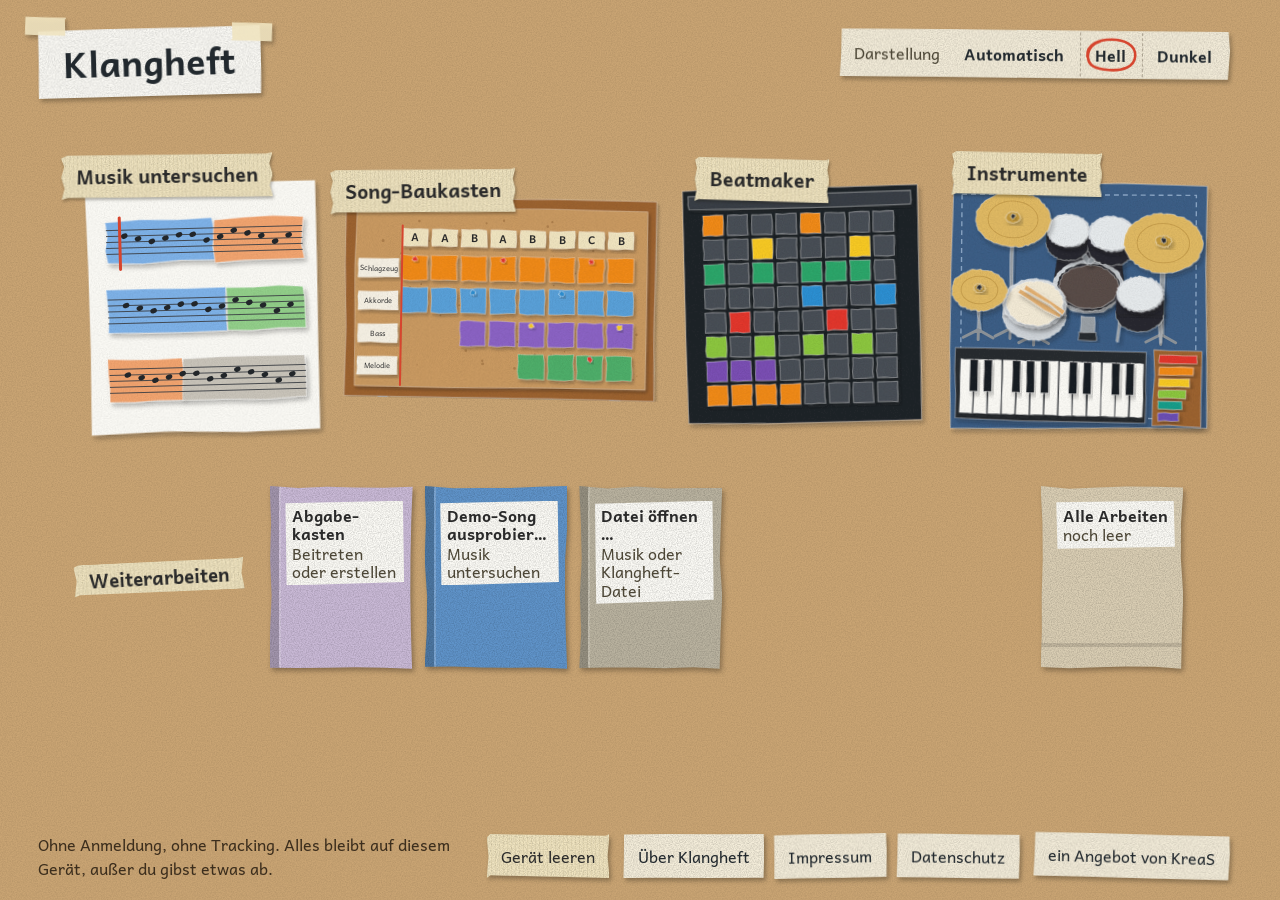
<file: index.html>
<!doctype html>
<html lang="de">
<head>
  <meta charset="UTF-8">
  <meta name="viewport" content="width=device-width, initial-scale=1.0, maximum-scale=1.0, user-scalable=no">
  <title>Klangheft – Musik untersuchen und machen</title>
  <meta name="description" content="Musik im Unterricht untersuchen: Musikdatei öffnen, Teile markieren und benennen. Kostenlos, ohne Anmeldung, alles bleibt auf dem Gerät. Ein Angebot von KreaS.">
  <meta name="theme-color" content="#c9a473">
  <!-- Als Web-App auf dem Home-Bildschirm (iPad) oder im Dock (Mac) möglich. Achtung: Die App hat einen eigenen Speicher,
       Arbeiten aus Safari kommen nur über „Alle sichern“ und „Datei öffnen“ hinüber. Deshalb rät Klangheft nicht dazu. -->
  <link rel="manifest" href="./manifest.webmanifest">
  <link rel="apple-touch-icon" href="./apple-touch-icon.png">
  <meta name="apple-mobile-web-app-title" content="Klangheft">
  <meta name="mobile-web-app-capable" content="yes">
  <meta name="apple-mobile-web-app-status-bar-style" content="default">
  <!-- Symbol: rote Note aus Tonpapier auf Kork (Vorlage public/prototype/app-symbol.html, Entwurf C) -->
  <link rel="icon" href="./favicon.svg" type="image/svg+xml">
  <link rel="icon" href="./favicon-32.png" type="image/png" sizes="32x32">
  <script>
    // Farbschema vor dem ersten Rendern setzen: im Browser standardmäßig hell wie ein Musikheft,
    // „Dunkel“ oder „Automatisch“ (wie das Gerät) nur, wenn jemand es gewählt hat.
    // Die App vom Home-Bildschirm folgt dagegen von Anfang an dem Gerät, wie andere Apps auch
    var app = navigator.standalone === true || matchMedia('(display-mode: standalone)').matches;
    var t = app ? 'auto' : 'light';
    try { t = localStorage.getItem('klangheft-theme') || t; } catch (e) {}
    if (t !== 'auto') document.documentElement.dataset.theme = t === 'dark' ? 'dark' : 'light';
    // Browserleiste in der Farbe des Korktischs (wie --kork), sonst liegt über der dunklen Seite ein heller Balken. Später setzt sie ui.ts
    var dark = t === 'dark' || (t === 'auto' && matchMedia('(prefers-color-scheme: dark)').matches);
    if (dark) document.querySelector('meta[name="theme-color"]').setAttribute('content', '#263230');
  </script>
  <script>
    // Kommt Klangheft nicht hoch (WLAN überlastet, Skript nicht geladen, Browser zu alt), stünde sonst nur der leere Kork da.
    // Dann nach einer Weile oder sofort beim Ladefehler einen Zettel zeigen. main.ts ruft klangheftStart(), sobald es läuft
    (function () {
      var fertig = false, zettel = null;
      function zeigen() {
        if (fertig || zettel || !document.body) return;
        zettel = document.createElement('div');
        zettel.setAttribute('role', 'alert');
        zettel.style.cssText = 'position:fixed;left:50%;top:40%;transform:translate(-50%,-50%) rotate(-1deg);max-width:calc(100% - 32px);width:420px;box-sizing:border-box;padding:24px;background:#fbf6ea;color:#2b2b2b;font:18px/1.45 Andika,system-ui,sans-serif;box-shadow:2px 4px 10px rgba(0,0,0,.35);z-index:99';
        zettel.innerHTML = '<p style="margin:0 0 8px;font-weight:700">Klangheft lädt nicht.</p>'
          + '<p style="margin:0 0 16px">Vielleicht ist das WLAN gerade voll. Warte einen Moment und lade die Seite neu.</p>';
        var knopf = document.createElement('button');
        knopf.textContent = 'Neu laden';
        knopf.style.cssText = 'min-height:44px;padding:8px 20px;font:inherit;font-weight:700;background:#e9dcb8;color:inherit;border:0;border-radius:0;box-shadow:1px 2px 4px rgba(0,0,0,.3);cursor:pointer';
        knopf.onclick = function () { location.reload(); };
        zettel.appendChild(knopf);
        document.body.appendChild(zettel);
      }
      var uhr = setTimeout(zeigen, 20000);
      window.klangheftStart = function () { fertig = true; clearTimeout(uhr); if (zettel) zettel.remove(); };
      // Skript oder Stil der App nicht angekommen (nur Dateien von hier, keine Fehler aus YouTube oder Bildern)
      addEventListener('error', function (e) {
        var t = e.target;
        if (t && (t.tagName === 'SCRIPT' || (t.tagName === 'LINK' && t.rel === 'stylesheet'))) setTimeout(zeigen, 0);
      }, true);
    })();
  </script>
  <style>
    /* Grundfarbe schon vor dem Stylesheet (Kork wie --kork), sonst blitzt die App beim Start auf */
    html { background: #c9a473; }
    html[data-theme="dark"] { background: #263230; }
    @media (prefers-color-scheme: dark) { html:not([data-theme]) { background: #263230; } }
  </style>
  <script type="module" crossorigin src="./assets/index-DYCj64Oa.js"></script>
  <link rel="stylesheet" crossorigin href="./assets/index-CNy4SHjB.css">
</head>
<body>
  <div id="app"></div>
  <noscript><p style="padding:24px">Klangheft braucht JavaScript. Bitte im Browser aktivieren.</p></noscript>
</body>
</html>
</file>
<file: assets/index-CNy4SHjB.css>
@font-face{font-family:Andika;font-style:normal;font-display:swap;font-weight:400;src:url(./andika-cyrillic-ext-400-normal-VNDy5CZS.woff2) format("woff2"),url(./andika-cyrillic-ext-400-normal-BJwze9_g.woff) format("woff");unicode-range:U+0460-052F,U+1C80-1C8A,U+20B4,U+2DE0-2DFF,U+A640-A69F,U+FE2E-FE2F}@font-face{font-family:Andika;font-style:normal;font-display:swap;font-weight:400;src:url(./andika-cyrillic-400-normal-DYbdP60f.woff2) format("woff2"),url(./andika-cyrillic-400-normal-CIdpN1kB.woff) format("woff");unicode-range:U+0301,U+0400-045F,U+0490-0491,U+04B0-04B1,U+2116}@font-face{font-family:Andika;font-style:normal;font-display:swap;font-weight:400;src:url(./andika-vietnamese-400-normal-afg23LQ3.woff2) format("woff2"),url(./andika-vietnamese-400-normal-Bw99zChb.woff) format("woff");unicode-range:U+0102-0103,U+0110-0111,U+0128-0129,U+0168-0169,U+01A0-01A1,U+01AF-01B0,U+0300-0301,U+0303-0304,U+0308-0309,U+0323,U+0329,U+1EA0-1EF9,U+20AB}@font-face{font-family:Andika;font-style:normal;font-display:swap;font-weight:400;src:url(./andika-latin-ext-400-normal-D580Nkki.woff2) format("woff2"),url(./andika-latin-ext-400-normal-NXfvB_tZ.woff) format("woff");unicode-range:U+0100-02BA,U+02BD-02C5,U+02C7-02CC,U+02CE-02D7,U+02DD-02FF,U+0304,U+0308,U+0329,U+1D00-1DBF,U+1E00-1E9F,U+1EF2-1EFF,U+2020,U+20A0-20AB,U+20AD-20C0,U+2113,U+2C60-2C7F,U+A720-A7FF}@font-face{font-family:Andika;font-style:normal;font-display:swap;font-weight:400;src:url(./andika-latin-400-normal-BTFTIZb-.woff2) format("woff2"),url(./andika-latin-400-normal-BK42By1L.woff) format("woff");unicode-range:U+0000-00FF,U+0131,U+0152-0153,U+02BB-02BC,U+02C6,U+02DA,U+02DC,U+0304,U+0308,U+0329,U+2000-206F,U+20AC,U+2122,U+2191,U+2193,U+2212,U+2215,U+FEFF,U+FFFD}@font-face{font-family:Andika;font-style:normal;font-display:swap;font-weight:700;src:url(./andika-cyrillic-ext-700-normal-DvCsrHON.woff2) format("woff2"),url(./andika-cyrillic-ext-700-normal-BdIUMeTx.woff) format("woff");unicode-range:U+0460-052F,U+1C80-1C8A,U+20B4,U+2DE0-2DFF,U+A640-A69F,U+FE2E-FE2F}@font-face{font-family:Andika;font-style:normal;font-display:swap;font-weight:700;src:url(./andika-cyrillic-700-normal-D404ywHU.woff2) format("woff2"),url(./andika-cyrillic-700-normal-Bzg0mZT8.woff) format("woff");unicode-range:U+0301,U+0400-045F,U+0490-0491,U+04B0-04B1,U+2116}@font-face{font-family:Andika;font-style:normal;font-display:swap;font-weight:700;src:url(./andika-vietnamese-700-normal-CS3rZngu.woff2) format("woff2"),url(./andika-vietnamese-700-normal-CZOGxJjV.woff) format("woff");unicode-range:U+0102-0103,U+0110-0111,U+0128-0129,U+0168-0169,U+01A0-01A1,U+01AF-01B0,U+0300-0301,U+0303-0304,U+0308-0309,U+0323,U+0329,U+1EA0-1EF9,U+20AB}@font-face{font-family:Andika;font-style:normal;font-display:swap;font-weight:700;src:url(./andika-latin-ext-700-normal-Ch3SGZaH.woff2) format("woff2"),url(./andika-latin-ext-700-normal-DBt0PRsd.woff) format("woff");unicode-range:U+0100-02BA,U+02BD-02C5,U+02C7-02CC,U+02CE-02D7,U+02DD-02FF,U+0304,U+0308,U+0329,U+1D00-1DBF,U+1E00-1E9F,U+1EF2-1EFF,U+2020,U+20A0-20AB,U+20AD-20C0,U+2113,U+2C60-2C7F,U+A720-A7FF}@font-face{font-family:Andika;font-style:normal;font-display:swap;font-weight:700;src:url(./andika-latin-700-normal-Dk95f5lc.woff2) format("woff2"),url(./andika-latin-700-normal-CAUSQC6x.woff) format("woff");unicode-range:U+0000-00FF,U+0131,U+0152-0153,U+02BB-02BC,U+02C6,U+02DA,U+02DC,U+0304,U+0308,U+0329,U+2000-206F,U+20AC,U+2122,U+2191,U+2193,U+2212,U+2215,U+FEFF,U+FFFD}:root{--bg: #f4efe4;--paper: #fffdf8;--paper-2: #f8f3e9;--ink: #1f1c18;--ink-soft: #3b362f;--muted: #6e665a;--line: rgba(60, 45, 25, .13);--line-strong: rgba(60, 45, 25, .3);--staff: rgba(60, 45, 25, .11);--accent: #c8442a;--accent-hover: #b03a22;--accent-soft: rgba(200, 68, 42, .1);--on-accent: #fffdf8;--primary: #1f1c18;--on-primary: #fffdf8;--margin: rgba(200, 68, 42, .45);--wave: #8b8173;--progress: rgba(200, 68, 42, .1);--focus: #2d63c8;--seg-ink: #1f1c18;--shadow: 0 1px 0 rgba(90, 60, 30, .06), 0 10px 24px -18px rgba(90, 60, 30, .35);--shadow-lift: 0 2px 0 rgba(90, 60, 30, .06), 0 18px 36px -20px rgba(90, 60, 30, .45);--display: "Andika", system-ui, -apple-system, "Segoe UI", sans-serif;--sans: "Andika", system-ui, -apple-system, "Segoe UI", sans-serif;--ease: cubic-bezier(.2, .9, .3, 1);--r-lg: 14px;--r-md: 10px;--r-sm: 6px;color-scheme:light}@media(prefers-color-scheme:dark){:root:not([data-theme=light]){--bg: #1b2420;--paper: #222d29;--paper-2: #1f2925;--ink: #e9ece4;--ink-soft: #cdd3c9;--muted: #9eaaa2;--line: rgba(233, 236, 228, .12);--line-strong: rgba(233, 236, 228, .28);--staff: rgba(233, 236, 228, .07);--accent: #f08a6c;--accent-hover: #f59d83;--accent-soft: rgba(240, 138, 108, .14);--on-accent: #1b2420;--primary: #e9ece4;--on-primary: #1b2420;--margin: rgba(240, 138, 108, .4);--wave: #8f9b93;--progress: rgba(240, 138, 108, .12);--focus: #8db4ff;--shadow: 0 1px 0 rgba(0, 0, 0, .2), 0 10px 24px -18px rgba(0, 0, 0, .7);--shadow-lift: 0 2px 0 rgba(0, 0, 0, .2), 0 18px 36px -20px rgba(0, 0, 0, .8);color-scheme:dark}}:root[data-theme=dark]{--bg: #1b2420;--paper: #222d29;--paper-2: #1f2925;--ink: #e9ece4;--ink-soft: #cdd3c9;--muted: #9eaaa2;--line: rgba(233, 236, 228, .12);--line-strong: rgba(233, 236, 228, .28);--staff: rgba(233, 236, 228, .07);--accent: #f08a6c;--accent-hover: #f59d83;--accent-soft: rgba(240, 138, 108, .14);--on-accent: #1b2420;--primary: #e9ece4;--on-primary: #1b2420;--margin: rgba(240, 138, 108, .4);--wave: #8f9b93;--progress: rgba(240, 138, 108, .12);--focus: #8db4ff;--shadow: 0 1px 0 rgba(0, 0, 0, .2), 0 10px 24px -18px rgba(0, 0, 0, .7);--shadow-lift: 0 2px 0 rgba(0, 0, 0, .2), 0 18px 36px -20px rgba(0, 0, 0, .8);color-scheme:dark}*,*:before,*:after{box-sizing:border-box}html{-webkit-text-size-adjust:100%;height:100%;overflow:hidden;overscroll-behavior:none}body{margin:0;height:100%;overflow:hidden;background:var(--bg);color:var(--ink);font-family:var(--sans);font-size:16px;line-height:1.5;-webkit-font-smoothing:antialiased}body:before{content:"";position:fixed;top:0;right:0;bottom:0;left:0;z-index:0;pointer-events:none;opacity:.35;background-image:url("data:image/svg+xml,%3Csvg xmlns='http://www.w3.org/2000/svg' width='160' height='160'%3E%3Cfilter id='n'%3E%3CfeTurbulence type='fractalNoise' baseFrequency='.85' numOctaves='2' stitchTiles='stitch'/%3E%3CfeColorMatrix values='0 0 0 0 .35 0 0 0 0 .27 0 0 0 0 .17 0 0 0 .09 0'/%3E%3C/filter%3E%3Crect width='100%25' height='100%25' filter='url(%23n)'/%3E%3C/svg%3E")}#app{position:relative;z-index:1;height:100%;overflow-x:hidden;overflow-y:auto;overscroll-behavior:none;scrollbar-gutter:stable;background:var(--grain-sanft),var(--kork);background-size:220px 220px,auto}h1,h2,h3{font-family:var(--display);font-weight:600;line-height:1.1;letter-spacing:-.015em;margin:0;text-wrap:balance}p{margin:0;text-wrap:pretty}a{color:inherit;text-underline-offset:3px}button,input,select,textarea{font:inherit;color:inherit}button{cursor:pointer;touch-action:manipulation;-webkit-tap-highlight-color:transparent}button:disabled{cursor:not-allowed;opacity:.4}:focus-visible{outline:2.5px solid var(--focus);outline-offset:2px;border-radius:var(--r-sm)}.icon{width:20px;height:20px;flex-shrink:0}.icon.flip{transform:scaleX(-1)}.muted{color:var(--muted)}.small{font-size:14px}.visually-hidden{position:absolute;width:1px;height:1px;overflow:hidden;clip:rect(0 0 0 0);white-space:nowrap}[hidden]{display:none!important}kbd{font-family:var(--sans);font-size:12px;font-weight:600;padding:0 5px;border-radius:0;border:1px solid var(--line-strong);border-bottom-width:2px;background:var(--paper)}.btn{display:inline-flex;align-items:center;justify-content:center;gap:8px;min-height:44px;padding:0 16px;border-radius:var(--r-md);border:1px solid transparent;font-weight:600;white-space:nowrap;transition:background-color .2s var(--ease),border-color .2s,transform .12s var(--ease),color .2s}.btn:active:not(:disabled){transform:translateY(1px)}.btn.primary{background:var(--primary);color:var(--on-primary)}.btn.primary:hover:not(:disabled){background:var(--ink-soft)}.btn.ghost{background:transparent;border-color:var(--line-strong)}.btn.ghost:hover:not(:disabled){background:var(--paper);border-color:var(--ink)}.btn.big{min-height:52px;padding:0 22px;font-size:17px}.btn.link{min-height:40px;padding:0 2px;background:none;text-decoration:underline;text-decoration-color:var(--line-strong);text-decoration-thickness:1.5px;text-underline-offset:5px}.btn.link:hover{text-decoration-color:var(--accent);color:var(--accent)}.icon-btn{display:inline-grid;place-items:center;width:44px;height:44px;flex-shrink:0;border-radius:var(--r-md);border:1px solid transparent;background:transparent;color:var(--ink-soft);transition:background-color .2s,color .2s}.icon-btn:hover:not(:disabled){background:var(--paper-2);color:var(--ink)}.kbd-hint{margin-left:2px;opacity:.8}@media(hover:none){.kbd-hint,.shortcuts{display:none!important}}.work-title{font-weight:650;font-size:17px;overflow:hidden;text-overflow:ellipsis;white-space:nowrap;transition:color .2s}.work-detail{font-size:14px;color:var(--muted);overflow:hidden;text-overflow:ellipsis;white-space:nowrap}.work-when{font-size:14px;color:var(--muted);text-align:right;font-variant-numeric:tabular-nums}.theme-switch{display:inline-flex;align-items:center;gap:2px}.theme-label{margin-right:8px}.theme-switch button{min-height:34px;padding:0 10px;border:0;border-radius:var(--r-sm);background:none;color:var(--muted);font-size:14px;font-weight:600}.theme-switch button:hover{color:var(--ink)}.theme-switch button[aria-checked=true]{background:var(--paper);color:var(--ink);box-shadow:inset 0 0 0 1px var(--line-strong)}.drop-overlay{position:fixed;top:0;right:0;bottom:0;left:0;z-index:90;display:grid;place-items:center;padding:16px;opacity:0;pointer-events:none;transition:opacity .15s}.drop-overlay.show{opacity:1}.drop-zettel{--c: var(--papier);display:grid;gap:6px;max-width:100%;padding:30px 44px;transform:rotate(-1deg);color:var(--tinte);text-align:center;line-height:1.3;filter:drop-shadow(3px 5px 4px rgba(20,16,10,.38))}.drop-zettel b{font-size:28px}.drop-zettel:after{content:"";position:absolute;top:12px;right:12px;bottom:12px;left:12px;border:2.5px dashed var(--tinte);pointer-events:none}.drop-zettel p{margin:0;font-size:20px}.topbar{position:sticky;top:0;z-index:20;display:flex;align-items:center;gap:8px;padding:10px clamp(8px,2vw,22px);background:color-mix(in srgb,var(--bg) 90%,transparent);backdrop-filter:blur(12px) saturate(1.2);-webkit-backdrop-filter:blur(12px) saturate(1.2);border-bottom:1px solid var(--line)}.title-input{flex:1;min-width:0;height:44px;padding:0 10px;border:1px solid transparent;border-radius:var(--r-md);background:transparent;font-family:var(--display);font-size:24px;font-weight:600;letter-spacing:-.015em}.title-input:hover{border-color:var(--line)}.title-input:focus{border-color:var(--line-strong);background:var(--paper);outline:none}.top-actions{display:flex;align-items:center;gap:6px}.editor-body{display:grid;gap:16px;max-width:1400px;margin:0 auto;padding:18px clamp(8px,2vw,22px) 20px}.card{background:var(--paper);border:1px solid var(--line);border-radius:var(--r-lg);box-shadow:var(--shadow)}.transport{display:flex;align-items:center;flex-wrap:wrap;gap:10px 16px;padding:12px 16px}.transport-group{display:flex;align-items:center;gap:2px}.mark-btn{margin-left:auto;min-height:54px;padding:0 22px;font-size:17px;background:var(--accent);color:var(--on-accent);box-shadow:0 3px 0 -1px color-mix(in srgb,var(--accent) 55%,#000)}.mark-btn:hover{background:var(--accent-hover)}.mark-btn:active{transform:translateY(2px);box-shadow:0 1px 0 -1px color-mix(in srgb,var(--accent) 55%,#000)}.mark-btn .kbd-hint{background:transparent;border-color:currentColor;color:inherit;opacity:.7}.mark-btn.flash{animation:flash .5s ease-out}@keyframes flash{0%{box-shadow:0 0 0 0 var(--accent)}to{box-shadow:0 0 0 14px transparent}}.timeline{padding:10px 14px}.tl-rows{position:relative}.tl-row{position:relative;height:64px}.tl-row.active:before{content:"";position:absolute;top:3px;right:0;bottom:3px;left:0;border-radius:var(--r-sm);background:var(--paper-2)}.seg{position:absolute;top:7px;bottom:7px;display:flex;align-items:center;gap:6px;min-width:0;padding:0 10px;margin-left:1px;border-radius:3px 7px 4px 8px;border:0;background:var(--c);color:var(--seg-ink);font-weight:650;font-size:15px;white-space:nowrap;overflow:hidden;text-align:left;transition:filter .2s,box-shadow .2s,transform .2s var(--ease)}.seg:after{content:"";position:absolute;inset:auto 0 0 0;height:30%;background:linear-gradient(to bottom,transparent,rgba(0,0,0,.05));pointer-events:none}.seg:hover{filter:saturate(1.15) brightness(1.02)}.seg.empty{background:transparent;box-shadow:inset 0 0 0 1.5px var(--line-strong);background-image:repeating-linear-gradient(135deg,transparent 0 7px,var(--line) 7px 8px);color:var(--muted)}.seg.empty:after{display:none}.seg.selected{box-shadow:0 0 0 2px var(--paper),0 0 0 4px var(--ink);z-index:2}.seg.now:not(.selected){transform:translateY(-1px);box-shadow:0 3px 0 -1px #0000002e}.seg-letter{font-family:var(--display);font-size:19px;font-weight:650}.seg-name{overflow:hidden;text-overflow:ellipsis}.sol-seg{top:6px;bottom:6px;font-size:13px;opacity:.55;filter:grayscale(.15)}.wave{position:relative;height:84px;margin-top:4px;cursor:pointer;background:repeating-linear-gradient(to bottom,transparent 0 calc(20% - 1px),var(--staff) calc(20% - 1px) 20%);background-position:0 50%}.tick{position:absolute;top:0;padding-top:4px;font-size:12px;color:var(--muted);font-variant-numeric:tabular-nums;transform:translate(-50%);white-space:nowrap}.tick:first-child{transform:none}.tick.end{transform:translate(-100%)}.tick.end:before{left:auto;right:0}.tick:before{content:"";position:absolute;left:50%;top:0;height:4px;border-left:1px solid var(--line-strong)}.tick:first-child:before{left:0}.scrubbing,.scrubbing *{cursor:grabbing!important}.shortcuts{margin-top:10px;color:var(--muted);font-size:13px}.help-steps{list-style:none;counter-reset:help;margin:0;padding:0;display:grid;gap:12px}.help-steps li{counter-increment:help;display:grid;grid-template-columns:34px 1fr;gap:12px;align-items:start;line-height:1.5}.help-ico{position:relative;display:grid;place-items:center;width:34px;height:34px;border-radius:4px 9px 5px 10px;background:var(--accent-soft);color:var(--accent)}.help-ico:after{content:counter(help);position:absolute;right:-6px;top:-6px;min-width:17px;height:17px;padding:0 4px;border-radius:9px;background:var(--accent);color:var(--on-accent);font-size:11px;font-weight:800;line-height:17px;text-align:center}.help-keys{margin:4px 0 0;padding-top:12px;border-top:1px solid var(--line);color:var(--muted);font-size:13.5px;line-height:2}.help-keys kbd{font-size:11.5px}@media(hover:none){.help-keys{display:none}}.shortcuts kbd{font-size:11px}.editor-grid{display:grid;grid-template-columns:minmax(0,1.6fr) minmax(280px,1fr);gap:16px;align-items:start}.panel{position:relative;padding:22px 24px 24px 46px;display:grid;gap:14px}.panel:before{content:"";position:absolute;left:28px;top:0;bottom:0;border-left:1.5px solid var(--margin)}.panel h2{font-size:28px}.steps{margin:0;padding-left:22px;display:grid;gap:10px;font-size:17px}.steps li::marker{font-family:var(--display);font-weight:650;color:var(--accent)}.panel-head{display:flex;align-items:center;gap:14px}.panel-title{flex:1;min-width:0}.panel-kicker{font-size:14px;color:var(--muted);font-variant-numeric:tabular-nums}.panel-actions,.chips{display:flex;flex-wrap:wrap;gap:8px}.question-row{display:flex;flex-wrap:wrap;align-items:center;justify-content:space-between;gap:6px 16px}.chip{display:inline-flex;align-items:center;gap:8px;min-height:46px;padding:0 14px 0 12px;border-radius:var(--r-md);border:1px solid var(--line-strong);background:var(--paper);font-weight:650;font-size:16px;transition:background-color .2s,border-color .2s,transform .12s var(--ease),box-shadow .2s}.chip:hover{border-color:var(--ink)}.chip:active{transform:translateY(1px)}.chip .dot{width:14px;height:14px;border-radius:2px 4px 3px 5px;background:var(--c);flex-shrink:0;box-shadow:inset 0 0 0 1.5px #1f1c184d}.chip.on{background:var(--c, var(--paper-2));border-color:transparent;color:var(--seg-ink);box-shadow:0 0 0 2px var(--paper),0 0 0 3.5px var(--ink)}.chip.on .dot{box-shadow:inset 0 0 0 1.5px #00000059}.chip.on .kbd-hint{background:transparent;border-color:#0000004d;color:var(--seg-ink)}.chip.custom{border-style:dashed}.chip.custom.on{background:var(--paper-2);color:var(--ink)}.chip.custom.first{border-style:solid;border-color:var(--accent);color:var(--accent);font-weight:600}.chip .icon{width:18px;height:18px}.custom-row{display:flex;gap:8px}.custom-input,.field textarea,.link-out{flex:1;min-width:0;min-height:44px;padding:8px 12px;border-radius:var(--r-md);border:1px solid var(--line-strong);background:var(--paper)}.custom-input:focus,.field textarea:focus{outline:none;border-color:var(--ink)}.info{display:flex;gap:12px;padding:14px 16px;border-radius:var(--r-md);background:var(--paper-2)}.info .icon{color:var(--muted);margin-top:2px}.info strong{font-family:var(--display);font-size:18px;font-weight:600}.info p{margin-top:4px}.side{display:grid;gap:16px}.side-card{padding:18px 20px 16px;display:grid;gap:10px}.side-card h3{font-size:21px}.ov-layer{display:grid;gap:6px}.ov-layer+.ov-layer{margin-top:8px;padding-top:10px;border-top:1px solid var(--line)}.ov-layer-name{font-family:var(--display);font-style:italic;font-size:15px;color:var(--muted)}.form-line{font-family:var(--display);font-size:26px;font-weight:600;letter-spacing:.06em;word-spacing:.12em}.ov-list{list-style:none;margin:0;padding:0;display:grid;gap:1px}.ov-item{display:flex;align-items:center;gap:10px;width:100%;min-height:40px;padding:4px 8px;border:0;border-radius:var(--r-sm);background:none;text-align:left}.ov-item:hover{background:var(--paper-2)}.ov-item.on{background:var(--paper-2);box-shadow:inset 2px 0 0 var(--accent)}.ov-time{width:40px;color:var(--muted);font-size:14px;font-variant-numeric:tabular-nums}.ov-name{font-weight:600;overflow:hidden;text-overflow:ellipsis;white-space:nowrap}.sol-result{display:grid;gap:2px}.mk-bpm-val{min-width:34px;text-align:right;font-size:22px;font-weight:650;font-variant-numeric:tabular-nums}.mk-range{width:160px;accent-color:var(--accent);height:28px}.mk-range:disabled{opacity:.4;cursor:not-allowed}.mk-right{margin-left:auto;gap:6px}.mic-help{margin:0;padding-left:20px;display:grid;gap:10px;line-height:1.5}.mk-chord{min-width:74px;justify-content:center;gap:6px;padding:0 16px}.mk-chord strong{font-family:var(--display);font-size:21px;font-weight:650}.mk-chord small{font-size:12px;opacity:.7}.mk-chord:not(.on){box-shadow:inset 0 -4px 0 var(--c)}.start-choice{display:grid;grid-template-columns:1fr 1fr;gap:12px}.choice{display:grid;gap:6px;padding:20px;border-radius:var(--r-lg);border:1px solid var(--line-strong);background:var(--paper);text-align:left;transition:border-color .2s,transform .25s var(--ease),box-shadow .25s}.choice:hover{border-color:var(--ink);transform:translateY(-2px);box-shadow:var(--shadow)}.choice:focus-visible{outline-offset:-3px;border-radius:var(--r-lg)}.modal:focus{outline:none}.choice-title{font-family:var(--display);font-size:23px;font-weight:600}.bm-ctl{display:inline-flex;align-items:center;gap:10px}.bm-ctl-label{font-weight:650;font-size:15px;color:var(--ink-soft)}.autosave{display:inline-flex;align-items:center;gap:5px;color:var(--muted);font-size:13px;white-space:nowrap}.autosave .icon{width:15px;height:15px;color:var(--accent)}@media(max-width:1000px){.autosave{display:none}}.autosave.failed{display:inline-flex!important;color:var(--accent);font-weight:650}.autosave.failed .btn{color:var(--accent);white-space:nowrap}.modal-backdrop{position:fixed;top:0;right:0;bottom:0;left:0;z-index:80;display:grid;place-items:center;padding:16px;background:#1e160c6b;animation:fade .2s ease-out}@keyframes fade{0%{opacity:0}}.modal{width:min(560px,100%);max-height:calc(100vh - 32px);max-height:calc(100dvh - 32px);overflow:auto;border-radius:18px;background:var(--bg);box-shadow:0 30px 80px -24px #1e140a8c;animation:rise .3s var(--ease)}.modal.wide{width:min(980px,100%)}@keyframes rise{0%{transform:translateY(14px);opacity:0}}.modal-head{position:sticky;top:0;z-index:1;display:flex;align-items:center;justify-content:space-between;gap:12px;padding:20px 16px 4px 24px;background:var(--bg)}.modal-head h2{font-size:28px}.modal-body{display:grid;gap:16px;padding:6px 24px 24px}.modal-actions{display:flex;justify-content:flex-end;gap:10px}.scheme-group h3{font-size:18px;font-style:italic;font-weight:500;color:var(--muted);margin-bottom:10px}.scheme-grid{display:grid;grid-template-columns:repeat(auto-fill,minmax(260px,1fr));gap:10px}.scheme-card{display:grid;align-content:start;gap:4px;padding:16px 16px 14px;border-radius:var(--r-md);border:1px solid var(--line);background:var(--paper);text-align:left;transition:border-color .2s,transform .25s var(--ease),box-shadow .25s}.scheme-card:hover{border-color:var(--ink);transform:translateY(-2px);box-shadow:var(--shadow)}.scheme-card.current{box-shadow:0 0 0 2px var(--ink);border-color:transparent}.scheme-name{font-family:var(--display);font-size:22px;font-weight:600;letter-spacing:-.01em}.scheme-era{font-size:13px;font-weight:600;color:var(--accent)}.scheme-desc{color:var(--muted);font-size:15px}.scheme-chips{display:flex;flex-wrap:wrap;gap:4px;margin-top:8px}.mini-chip{padding:1px 7px;border-radius:2px 4px 3px 5px;background:var(--c);color:var(--seg-ink);font-size:12px;font-weight:600}.field{display:grid;gap:6px;border:0;margin:0;padding:0}.field>span,.field legend{font-weight:650;padding:0;margin-bottom:4px}.field textarea{resize:vertical;line-height:1.45}.radio{display:flex;gap:10px;align-items:flex-start;padding:8px 0;cursor:pointer}.radio input{width:20px;height:20px;margin:2px 0 0;accent-color:var(--accent);flex-shrink:0}.radio.disabled{opacity:.5;cursor:not-allowed}.link-row{display:flex;gap:8px}.link-out{font-size:13px;font-family:ui-monospace,Menlo,monospace;color:var(--muted)}.share .muted .icon{width:16px;height:16px;vertical-align:-3px}.toast{position:fixed;left:50%;bottom:24px;z-index:100;max-width:min(560px,calc(100vw - 32px));padding:12px 18px;border-radius:var(--r-md);background:var(--primary);color:var(--on-primary);font-weight:600;box-shadow:0 14px 30px -12px #1e140a80;transform:translate(-50%,16px);opacity:0;pointer-events:none;transition:opacity .2s,transform .3s var(--ease)}.toast.show{opacity:1;transform:translate(-50%)}.loading{position:fixed;top:0;right:0;bottom:0;left:0;z-index:95;display:grid;place-content:center;justify-items:center;gap:18px;background:color-mix(in srgb,var(--bg) 90%,transparent);font-family:var(--display);font-size:22px;font-weight:500}.eq{display:flex;align-items:flex-end;gap:5px;height:40px}.eq i{width:7px;height:100%;border-radius:0;background:var(--tape);transform-origin:bottom;animation:eq .9s ease-in-out infinite}.eq i:nth-child(2){animation-delay:-.3s;background:var(--ink)}.eq i:nth-child(3){animation-delay:-.6s}.eq i:nth-child(4){animation-delay:-.15s;background:var(--ink)}.eq i:nth-child(5){animation-delay:-.45s}@keyframes eq{0%,to{transform:scaleY(.25)}50%{transform:scaleY(1)}}@media(max-width:980px){.editor-grid{grid-template-columns:1fr}}@media(max-width:760px){.panel:before{left:22px}.topbar{flex-wrap:wrap;row-gap:4px}.title-input{flex:1 1 calc(100% - 56px);font-size:20px}.top-actions{width:100%;justify-content:space-between}.top-actions .lbl{display:none}.top-actions .btn{padding:0 12px}.top-actions{flex-wrap:wrap}.mark-btn{margin-left:0;width:100%;order:10}.panel{padding:18px 16px 18px 38px}.panel h2{font-size:23px}.mk-range{width:110px}.start-choice{grid-template-columns:1fr}}@media(max-width:520px){.link-row{flex-direction:column}.transport-group:first-of-type{margin-left:auto}}@media(prefers-reduced-motion:reduce){*,*:before,*:after{animation-duration:.01ms!important;transition-duration:.01ms!important}}.bm-ico{display:grid;place-items:center;flex-shrink:0;width:26px;height:26px;border-radius:0;background:var(--c);color:var(--seg-ink)}.bm-ico .ins-ico{width:18px;height:18px}.kit{display:block;width:100%;height:auto;max-height:480px;user-select:none;-webkit-user-select:none;touch-action:manipulation;overflow:visible}.kit{-webkit-tap-highlight-color:transparent}.lane-head{display:flex;flex-wrap:wrap;align-items:center;gap:8px}.lane-head strong{font-size:17px}.lane-steps{display:grid;grid-template-columns:repeat(var(--steps),minmax(0,1fr));gap:5px}.lane-step{aspect-ratio:1;min-width:0;max-height:46px;padding:0;border:0;border-radius:50%;background:var(--paper);box-shadow:inset 0 0 0 1.5px var(--line-strong);transition:transform .08s var(--ease),background-color .1s}.lane-step.beat{box-shadow:inset 0 0 0 2px var(--ink-soft)}.lane-step.bar{margin-left:8px}.lane-step:hover{box-shadow:inset 0 0 0 2px var(--ink)}.lane-step.on{background:var(--c);box-shadow:inset 0 -3px #00000024}.lane-step.cur{transform:scale(1.12);box-shadow:0 0 0 2.5px var(--accent)}.icon.sm{width:16px;height:16px}.btn.sm{min-height:44px;padding:0 10px;font-size:16px;gap:4px}.seg.narrow{padding:0 4px;justify-content:center}.seg.narrow .seg-name{display:none}.seg.narrow:not(:has(.seg-letter)) .seg-name{display:inline;font-size:0}.seg.narrow:not(:has(.seg-letter)):before{content:"·";font-size:18px}.chip.flash{animation:chipflash .35s ease-out}@keyframes chipflash{0%{transform:scale(.94);box-shadow:0 0 0 6px var(--accent-soft)}to{transform:none}}.form-letter{display:grid;place-items:center;min-width:34px;height:34px;padding:0 6px;border-radius:3px 7px 4px 8px;background:var(--c, var(--paper-2));color:var(--seg-ink);font-family:var(--display);font-size:21px;font-weight:650}.form-letter,.form-frame{border:0;cursor:pointer;transition:transform .08s}.form-letter{min-width:44px;height:44px;font-size:23px}.form-frame{height:44px;line-height:44px}.form-letter:hover,.form-frame:hover{box-shadow:0 0 0 2px var(--ink)}.form-letter:active,.form-frame:active{transform:translateY(1px)}.form-letter.cur,.form-frame.cur{box-shadow:0 0 0 2px var(--paper),0 0 0 4px var(--ink)}.form-frame{display:inline-block;max-width:84px;height:34px;padding:0 5px;line-height:34px;overflow:hidden;text-overflow:ellipsis;white-space:nowrap;border-radius:3px;background:var(--c);color:var(--seg-ink);font-size:11px;font-weight:600;letter-spacing:.02em}.steps.compact{font-size:16px;gap:6px}.panel .shortcuts{display:block;margin-top:4px}.pop-menu{position:fixed;z-index:70;min-width:290px;padding:6px;border-radius:var(--r-md);background:var(--paper);border:1px solid var(--line-strong);box-shadow:var(--shadow-lift);display:grid;gap:2px;animation:rise .18s var(--ease)}.pop-item{display:flex;align-items:flex-start;gap:12px;padding:10px 12px;border:0;border-radius:var(--r-sm);background:none;text-align:left}.pop-item:hover,.pop-item:focus-visible{background:var(--paper-2)}.pop-item .icon{margin-top:2px;color:var(--accent)}.pop-item span{display:grid;gap:1px}.pop-item small{color:var(--muted);font-size:13px}.pill-tri{flex:none;width:38px;height:40px;overflow:visible;filter:drop-shadow(0 1px 0 rgba(0,0,0,.18));transform-origin:35% 50%;transition:transform .12s ease-out}.pill-tri path{fill:var(--c, var(--paper));stroke:var(--ink);stroke-width:1.2;stroke-linejoin:round}.pill-tri text{fill:var(--seg-ink);font-family:var(--display);font-size:14px;font-weight:700;text-anchor:middle;dominant-baseline:central}.name-top{display:flex;align-items:center;justify-content:space-between;gap:6px 16px;flex-wrap:wrap}.editor-body{grid-template-columns:minmax(0,1fr)}@media(max-width:980px){.editor-grid{grid-template-columns:minmax(0,1fr)}}.custom-row{flex-wrap:wrap}.custom-row .custom-input{flex:1 1 180px}.btn.primary.sm{min-height:44px;padding:0 12px;font-size:16px}.source-choice{gap:10px}.source-choice .choice{width:100%}.source-choice .choice:hover{transform:none}.source-choice .choice-title{display:flex;align-items:center;gap:8px}.source-choice .choice-title .icon{color:var(--accent)}.yt-choice{cursor:default}.yt-choice:hover{transform:none;box-shadow:none}.yt-choice .link-row{margin-top:4px}.saved-wrap{display:grid;gap:10px}.saved-wrap:empty{display:none}.saved-choice{cursor:default}.saved-choice .choice-title{display:flex;align-items:center;gap:8px}.saved-choice .choice-title .icon{color:var(--accent)}.saved-choice:hover{transform:none;box-shadow:none}.saved-list{list-style:none;margin:4px 0 0;padding:0;max-height:228px;overflow-y:auto;border-top:1px solid var(--line)}.saved-list li{border-bottom:1px solid var(--line)}.saved-open{width:100%;display:grid;grid-template-columns:minmax(0,1fr) auto;grid-template-areas:"title when" "detail when";gap:0 12px;align-items:center;padding:9px 6px;border:0;background:none;text-align:left}.saved-open:hover{background:var(--paper-2)}.saved-open:hover .work-title{color:var(--accent)}.saved-open .work-title{grid-area:title;font-size:16px}.saved-open .work-detail{grid-area:detail}.saved-open .work-when{grid-area:when}.field-error{color:var(--accent);font-size:14px;font-weight:600}.page-title{flex:1;min-width:0;margin:0 6px;font-size:clamp(20px,2.2vw,26px);font-weight:600;letter-spacing:-.015em;white-space:nowrap;overflow:hidden;text-overflow:ellipsis}.inst-share .radio input{accent-color:var(--accent)}.share-out{display:grid;gap:6px}.piano{position:relative;padding:16px 12px 12px;border-radius:14px;background:#2b2420;box-shadow:inset 0 -4px #0000004d;touch-action:none;user-select:none;-webkit-user-select:none}.xylo{position:relative;display:flex;align-items:center;justify-content:center;gap:clamp(5px,1.1vw,12px);height:clamp(210px,26vw,290px);padding:8px clamp(6px,2vw,20px);touch-action:none;user-select:none;-webkit-user-select:none}.xylo:before,.xylo:after{content:"";position:absolute;left:2%;right:2%;height:12px;border-radius:6px;background:#7a5a3c;box-shadow:0 2px #0003}.xylo:before{top:20%;transform:rotate(2.3deg)}.xylo:after{bottom:20%;transform:rotate(-2.3deg)}.xylo.metal:before,.xylo.metal:after{background:#6f6658}.bw{display:flex;align-items:flex-end;justify-content:center;gap:clamp(6px,1.4vw,16px);height:clamp(220px,28vw,320px);padding:12px clamp(6px,2vw,20px) 16px;touch-action:none;user-select:none;-webkit-user-select:none}.guitar{display:block;width:100%;height:auto;touch-action:none;user-select:none;-webkit-user-select:none}.drum-about{display:flex;gap:10px;align-items:flex-start;min-height:52px;margin-top:12px;line-height:1.45}.drum-about .bm-ico{margin-top:1px}.guitar.vertical{max-width:300px;margin:0 auto}@media(max-width:760px){.instruments .topbar{flex-wrap:nowrap}.instruments .top-actions{width:auto}}.drum-practice{display:grid;gap:12px;margin-top:14px;padding:14px;border-radius:var(--r-md);background:var(--paper-2);box-shadow:inset 0 0 0 1px var(--line)}.dp-bar{display:flex;flex-wrap:wrap;align-items:center;gap:10px 16px}.dp-start{min-width:132px}.dp-groove{min-height:40px;padding:0 10px;border-radius:var(--r-md);border:1px solid var(--line-strong);background:var(--paper);font-weight:650;font-size:15px}.dp-lane{position:relative;display:grid;gap:6px}.dp-row{display:grid;grid-template-columns:175px minmax(0,1fr);align-items:center;gap:10px}.dp-name{display:flex;align-items:center;gap:7px;min-width:0;font-weight:650;font-size:14px}.dp-name .bm-ico{background:var(--c)}.dp-label{overflow:hidden;text-overflow:ellipsis;white-space:nowrap}.dp-name .kbd-hint{margin-left:auto;font-size:11px}.dp-steps{display:grid;grid-template-columns:repeat(16,minmax(0,1fr));gap:3px}.dp-cell{position:relative;height:30px;border-radius:6px;background:var(--paper);box-shadow:inset 0 0 0 1px var(--line)}.dp-cell.beat{box-shadow:inset 0 0 0 1px var(--line-strong)}.dp-cell.n:after{content:"";position:absolute;top:5px;right:5px;bottom:5px;left:5px;border-radius:50%;background:var(--c);box-shadow:inset 0 0 0 1.5px #0000002e}.dp-cell.cur{background:color-mix(in srgb,var(--ink) 12%,var(--paper))}.dp-cell.genau:after{background:#3f9a52;box-shadow:0 0 0 3px color-mix(in srgb,#3f9a52 30%,transparent)}.dp-cell.frueh:after,.dp-cell.spaet:after{background:#e0a526}.dp-cell.verpasst:after{background:transparent;box-shadow:inset 0 0 0 2.5px #d04a35}.dp-cell.gespielt:after{animation:dpplay .35s var(--ease);box-shadow:0 0 0 3px color-mix(in srgb,var(--c) 45%,transparent)}@keyframes dpplay{0%{transform:scale(1.35)}to{transform:none}}.dp-num{position:absolute;top:-17px;left:2px;font-style:normal;font-size:11px;font-weight:700;color:var(--muted)}.dp-row:first-of-type{margin-top:14px}.dp-count{min-width:0;font-family:var(--display);font-size:34px;font-weight:700;line-height:1;color:var(--accent)}.dp-count:empty{display:none}.dp-out{display:flex;flex-wrap:wrap;align-items:baseline;gap:4px 16px;min-height:28px}.dp-feedback{margin:0;min-width:130px;font-weight:800;font-size:20px}.dp-feedback.genau{color:#2f8a43}.dp-feedback.frueh,.dp-feedback.spaet{color:#b7811a}.dp-feedback.daneben{color:var(--muted)}.dp-summary{margin:0}@media(max-width:760px){.dp-row{grid-template-columns:34px minmax(0,1fr);gap:6px}.dp-label,.dp-name .kbd-hint{display:none}.dp-cell{height:26px;border-radius:4px}.dp-steps{gap:2px}.dp-cell.n:after{top:3px;right:3px;bottom:3px;left:3px}}.dp-cell.col{background:color-mix(in srgb,var(--accent) 12%,var(--paper));box-shadow:inset 0 0 0 1.5px color-mix(in srgb,var(--accent) 45%,transparent)}.dp-cell.want:after{box-shadow:0 0 0 3px var(--accent);animation:dpwant .9s ease-in-out infinite}@keyframes dpwant{50%{transform:scale(.82)}}.dp-summary .btn.link{min-height:0;font-weight:700;color:var(--accent)}@media(max-width:760px){.dp-stufe{margin-left:0}}.dp-lane.nope .dp-cell.col{animation:dpnope .35s ease-out}@keyframes dpnope{20%{transform:translate(-3px);background:color-mix(in srgb,#d04a35 25%,var(--paper))}50%{transform:translate(3px)}80%{transform:translate(-1px)}}.dp-steps{position:relative}.dp-head{position:absolute;top:-4px;bottom:-4px;z-index:1;width:3px;margin-left:-1.5px;border-radius:2px;background:var(--accent);opacity:0;pointer-events:none;box-shadow:0 0 0 2px color-mix(in srgb,var(--accent) 25%,transparent)}.dp-progress{margin:0;font-weight:700;font-size:15px}.dp-progress:empty{display:none}.dp-out{align-items:center}.dp-tempo{flex-wrap:wrap;row-gap:0}.with-tip{display:inline-flex;align-items:center}.info-tip{display:inline-grid;place-items:center;width:40px;height:40px;flex-shrink:0;border:0;border-radius:50%;background:none;color:var(--muted)}.info-tip .icon{width:18px;height:18px}.info-tip:hover,.info-tip[aria-expanded=true]{color:var(--accent)}.info-hint{margin:0;padding:8px 12px;border-radius:var(--r-sm);background:var(--paper);box-shadow:inset 3px 0 0 var(--accent);font-size:14px;line-height:1.45}.cal-status{font-weight:600;min-height:3em}.cal-pad{display:grid;place-items:center;gap:4px;height:150px;border:0;border-radius:0;background:var(--paper-2);box-shadow:inset 0 0 0 1px var(--line-strong);font-family:var(--display);font-size:30px;font-weight:700;touch-action:manipulation;user-select:none;-webkit-user-select:none}.cal-pad.hit{animation:calhit .25s var(--ease)}@keyframes calhit{0%{background:#fff2b8}}.lat-note{display:flex;flex-wrap:wrap;align-items:center;gap:0 10px;margin:0;font-size:14px;color:var(--muted)}.lat-note .icon{flex:none;color:var(--accent)}.lat-note .btn.link{min-height:36px;font-size:14px;color:var(--ink-soft)}.lat-note.warn{padding:4px 12px;border-radius:0;background:var(--grain),#fff2b8;box-shadow:inset 4px 0 0 var(--tinte);color:var(--tinte)}.staff{display:block;width:100%;height:auto}.st-line{stroke:var(--ink);stroke-width:1;opacity:.55}.st-bar{stroke:var(--ink);stroke-width:1.5;opacity:.55}.st-ledger{stroke:var(--ink);stroke-width:1.4}.st-clef{font-family:Noto Music,serif;font-size:40px;fill:var(--ink)}.st-head{fill:var(--ink)}.st-acc{font-size:20px;font-weight:700;fill:var(--ink)}.st-head.now,.st-acc.now{fill:var(--accent)}.st-8va{font-size:12px;font-style:italic;font-weight:700;fill:var(--muted)}.staff.ghost .st-notes{opacity:.35}@media(max-height:820px)and (min-width:761px){.instruments .topbar{padding-block:6px}.instruments .editor-body{padding-top:10px;gap:10px}.drum-practice{margin-top:10px;padding:10px 12px;gap:8px}.dp-cell{height:24px}.piano{padding-top:24px}}.info-text{display:grid;gap:12px;line-height:1.6}.info-text h2{margin-top:14px;font-size:22px}.info-text p,.info-text dl{margin:0}.info-lead{font-size:18px}.info-credits{display:grid;gap:4px 0}.info-credits dt{margin-top:8px;font-weight:700}.info-credits dd{margin:0}.info-note{padding:12px 14px;border-radius:var(--r-md);background:var(--paper-2);box-shadow:inset 3px 0 0 var(--accent)}.info-draft{display:flex;gap:8px;align-items:flex-start;margin:0 0 16px;padding:10px 14px;border-radius:var(--r-md);background:#fff3c4;color:#5a4300;font-weight:600}mark.todo{padding:1px 4px;border-radius:4px;background:#ffe58a;color:#5a4300;font-weight:600}@supports not (background: color-mix(in srgb,red 50%,blue)){.topbar,.loading{background:var(--bg)}.dp-cell.cur,.dp-cell.col{background:var(--paper-2)}}.buehne{display:flex;flex-direction:column;height:100vh;height:100dvh;min-height:420px;overflow:hidden;padding:env(safe-area-inset-top) env(safe-area-inset-right) env(safe-area-inset-bottom) env(safe-area-inset-left)}.buehne,.buehne *{touch-action:none}.buehne,.bh-pop{user-select:none;-webkit-user-select:none;-webkit-touch-callout:none}.buehne :is(input,textarea,select),.bh-pop :is(input,textarea,select){user-select:auto;-webkit-user-select:auto}.saved-open.with-preview{grid-template-columns:auto minmax(0,1fr) auto;grid-template-areas:"thumb title when" "thumb detail when"}.saved-open.with-preview .song-thumb{grid-area:thumb}.song-thumb{display:grid;grid-template-columns:repeat(var(--bars),5px);grid-auto-rows:5px;gap:1px;padding:3px;border-radius:4px;background:var(--paper-2)}.song-thumb i{border-radius:1px;background:var(--line)}.prog-choice{grid-template-columns:repeat(auto-fit,minmax(180px,1fr))}.icon.rot90{transform:rotate(90deg)}.icon.rot270{transform:rotate(270deg)}:root{--grain: url("data:image/svg+xml;utf8,<svg xmlns='http://www.w3.org/2000/svg' width='180' height='180'><filter id='k'><feTurbulence type='fractalNoise' baseFrequency='.85' numOctaves='2' stitchTiles='stitch'/><feColorMatrix values='0 0 0 0 0  0 0 0 0 0  0 0 0 0 0  .3 0 0 0 -.1'/></filter><rect width='100%25' height='100%25' filter='url(%23k)'/></svg>");--grain-sanft: url("data:image/svg+xml;utf8,<svg xmlns='http://www.w3.org/2000/svg' width='220' height='220'><filter id='k'><feTurbulence type='fractalNoise' baseFrequency='.8' numOctaves='2' stitchTiles='stitch'/><feColorMatrix values='0 0 0 0 0  0 0 0 0 0  0 0 0 0 0  .16 0 0 0 -.05'/></filter><rect width='100%25' height='100%25' filter='url(%23k)'/></svg>");--kork: #c9a473;--papier: #fbfaf5;--tinte: #22292e;--rot: #d6452e;--tape: #f0e4c0;--tape-ink: #2a2a2a;--auf-kork: #3c2e1d;--schnitt: polygon(.4% 1%, 30% 0, 70% .6%, 99.6% 0, 100% 40%, 99.5% 99.3%, 60% 100%, 25% 99.4%, 0 100%, .3% 55%);--leer-rand-kork: #6b4c26;--leer-rand-papier: #8a8070;--leer-rand-geraet: #8a919a;--display: "Andika", system-ui, -apple-system, "Segoe UI", sans-serif;--sans: "Andika", system-ui, -apple-system, "Segoe UI", sans-serif}@media(prefers-color-scheme:dark){:root:not([data-theme=light]){--kork: #263230;--auf-kork: #e6ebe2;--leer-rand-kork: #4a3319;--tape: #e6d8b0}}:root[data-theme=dark]{--kork: #263230;--auf-kork: #e6ebe2;--leer-rand-kork: #4a3319;--tape: #e6d8b0}body{font-family:var(--sans)}html{touch-action:manipulation;-webkit-text-size-adjust:100%;text-size-adjust:100%}body{-webkit-user-select:none;user-select:none;-webkit-touch-callout:none}input,textarea,[contenteditable=true],.markierbar{-webkit-user-select:text;user-select:text;-webkit-touch-callout:default}button{-webkit-tap-highlight-color:transparent}.musikraum :focus-visible,.papier-fenster :focus-visible{outline:3px solid #fff;outline-offset:2px;box-shadow:0 0 0 7px #15171a;border-radius:2px}.musikraum svg .spiel:focus-visible{outline:none;box-shadow:none;filter:drop-shadow(0 0 1.5px #15171a) drop-shadow(0 0 1.5px #15171a)}.musikraum svg .spiel:focus-visible polygon{stroke:#fff;stroke-width:4;stroke-opacity:1}.musikraum{background:var(--grain-sanft),var(--kork);background-size:220px 220px,auto;color:var(--tinte);min-height:100dvh}.papier{position:relative;isolation:isolate;filter:drop-shadow(2px 3px 2px rgba(20,16,10,.32))}.papier:before{content:"";position:absolute;top:0;right:0;bottom:0;left:0;z-index:-1;background:var(--grain),var(--c, var(--papier));clip-path:var(--schnitt)}.zettel{--c: #f3ecd9;border:0;background:none;padding:.4em .9em;font:inherit;font-weight:700;cursor:pointer;min-height:44px;display:inline-flex;align-items:center;gap:8px;color:var(--tinte);text-decoration:none}.zettel[aria-pressed=true],.zettel[aria-expanded=true]{--c: #fff2b8}.zettel.kreppband:before{background:var(--grain),repeating-linear-gradient(90deg,rgba(120,100,60,.07) 0 1px,transparent 1px 4px),var(--c, var(--tape));clip-path:polygon(0 8%,3% 0,97% 4%,100% 0,98.5% 50%,100% 100%,3% 94%,0 100%,1.5% 50%)}.zettel.kreppband{--c: var(--tape);color:var(--tape-ink)}.zettel.kreppband[aria-pressed=true],.zettel.kreppband[aria-expanded=true]{--c: #fff2b8}.namensschild{--c: var(--papier);padding:.16em .7em .24em;font-weight:700;font-size:clamp(24px,2.6vw,32px);transform:rotate(-1.5deg);align-self:flex-start}.namensschild input{border:0;background:none;font:inherit;color:inherit;padding:0;min-height:44px;width:11.5em;max-width:60vw}.namensschild:after{content:"";position:absolute;inset:-8px -12px auto -12px;height:18px;transform:rotate(3deg);pointer-events:none;background:linear-gradient(90deg,rgba(240,228,192,.9) 0 40px,transparent 40px calc(100% - 40px),rgba(240,228,192,.9) calc(100% - 40px))}.streifen{--c: #f3ecd9;display:inline-flex;align-items:stretch;padding:2px 4px}.streifen button{border:0;background:none;min-height:44px;padding:0 14px;font:inherit;font-weight:700;cursor:pointer;position:relative;color:var(--tinte)}.streifen button+button{border-left:1.5px dashed rgba(60,46,29,.35)}.streifen button[aria-checked=true]:after{content:"";position:absolute;top:3px;right:2px;bottom:3px;left:2px;pointer-events:none;background:url("data:image/svg+xml;utf8,<svg xmlns='http://www.w3.org/2000/svg' viewBox='0 0 100 40' preserveAspectRatio='none'><path d='M8 22C6 9 30 4 52 4s44 5 43 17c-1 12-25 16-47 15S7 33 9 20c1-6 9-12 22-14' fill='none' stroke='%23d6452e' stroke-width='2.6' stroke-linecap='round' vector-effect='non-scaling-stroke'/></svg>") center / 100% 100% no-repeat}.haken-schalter{border:0;background:none;min-height:44px;padding:0 6px;display:inline-flex;align-items:center;gap:8px;font:inherit;font-weight:700;cursor:pointer;color:var(--auf-kork)}.papier .haken-schalter{color:var(--tinte)}.haken-schalter i{width:26px;height:26px;border:2px solid currentColor;border-radius:3px;background:#fff;display:grid;place-items:center;flex:none}.haken-schalter i svg{width:22px;height:22px;fill:none;stroke:var(--rot);stroke-width:3.2;stroke-linecap:round;stroke-linejoin:round;opacity:0}.haken-schalter[aria-checked=true] i svg{opacity:1}.toast{background:var(--grain),#fff2b8;color:var(--tinte);border-radius:0;font-weight:400;transform:translate(-50%) rotate(-1deg);box-shadow:none;filter:drop-shadow(2px 3px 2px rgba(20,16,10,.32));transition:opacity .2s}.toast.show{transform:translate(-50%) rotate(-1deg)}.toast{display:flex;align-items:center;gap:12px}.toast-undo{flex:none;min-height:44px;padding:0 6px;border:0;background:none;font:inherit;font-weight:700;color:inherit;text-decoration:underline;text-underline-offset:3px;cursor:pointer;pointer-events:none}.toast.show .toast-undo{pointer-events:auto}.zettelplatz{flex:1 1 0;min-width:0;display:flex;justify-content:center;align-items:center}.toast.im-platz{position:relative;left:auto;bottom:auto;z-index:auto;max-width:100%;padding:4px 12px;transform:rotate(-1deg)}.toast.im-platz.show{transform:rotate(-1deg)}.toast.im-platz .toast-text{display:-webkit-box;-webkit-line-clamp:2;-webkit-box-orient:vertical;overflow:hidden;line-height:1.3}.loading{background:var(--grain-sanft),color-mix(in srgb,var(--kork) 92%,transparent);background-size:220px 220px,auto;color:var(--tape-ink);font-family:var(--sans);font-weight:700}.loading p{position:relative;isolation:isolate;margin:0;padding:.3em 1em;rotate:-1deg;filter:drop-shadow(2px 3px 2px rgba(20,16,10,.32))}.loading p:before{content:"";position:absolute;top:0;right:0;bottom:0;left:0;z-index:-1;background:var(--grain),repeating-linear-gradient(90deg,rgba(120,100,60,.07) 0 1px,transparent 1px 4px),var(--tape);clip-path:polygon(0 8%,3% 0,97% 4%,100% 0,98.5% 50%,100% 100%,3% 94%,0 100%,1.5% 50%)}.loading .eq i{background:var(--auf-kork)}.loading .eq i:nth-child(2n){background:var(--papier)}::-webkit-scrollbar{width:12px;height:12px;background:transparent}::-webkit-scrollbar-track,::-webkit-scrollbar-corner{background:transparent}::-webkit-scrollbar-thumb{background:var(--grain),var(--tape);border:2px solid transparent;background-clip:padding-box;box-shadow:inset 0 0 0 1.5px #3c2e1d8c;border-radius:0;min-height:44px;min-width:44px}::-webkit-scrollbar-thumb:hover{background:var(--grain),#ffe58a;background-clip:padding-box}::-webkit-scrollbar-thumb:active{background:var(--grain),#f5cf4f;background-clip:padding-box}::-webkit-scrollbar-button{display:none}@supports not selector(::-webkit-scrollbar){*{scrollbar-width:thin;scrollbar-color:#b49a6a transparent}}.schiebbar{overflow-x:auto;scrollbar-width:none;overscroll-behavior-x:contain}.schiebbar::-webkit-scrollbar{display:none}.schiebbar.links{-webkit-mask-image:linear-gradient(90deg,transparent 0,#000 36px);mask-image:linear-gradient(90deg,transparent 0,#000 36px)}.schiebbar.rechts{-webkit-mask-image:linear-gradient(270deg,transparent 0,#000 36px);mask-image:linear-gradient(270deg,transparent 0,#000 36px)}.schiebbar.links.rechts{-webkit-mask-image:linear-gradient(90deg,transparent 0,#000 36px,#000 calc(100% - 36px),transparent 100%);mask-image:linear-gradient(90deg,transparent 0,#000 36px,#000 calc(100% - 36px),transparent 100%)}.pill-tri path{fill:var(--tinte);stroke:var(--tinte);stroke-width:2.4px;stroke-linejoin:round;vector-effect:non-scaling-stroke}.pill-tri text{fill:#fff;font:700 17px var(--sans);text-anchor:middle;dominant-baseline:central}.pill-tri .stopp{display:none}.pill-tri .stopp rect{fill:var(--tinte)}.spielt .pill-tri :is(path,text){display:none}.spielt .pill-tri .stopp{display:inline}@media(hover:hover){.play-knopf:hover .pill-tri :is(path,.stopp rect){fill:#000;stroke:#000}}.play-knopf:active .pill-tri :is(path,.stopp rect){fill:var(--rot);stroke:#8b2a1a}.sb-schieber{display:inline-flex;align-items:center;gap:10px;flex:none}.sb-schieber-regler{-webkit-appearance:none;-moz-appearance:none;appearance:none;width:130px;height:44px;margin:0;background:none;cursor:pointer}.sb-schieber-regler::-webkit-slider-runnable-track{height:12px;border-radius:0;background:var(--grain),#ddd0b2;box-shadow:inset 0 0 0 1.5px #8a7a5a}.sb-schieber-regler::-moz-range-track{height:12px;border-radius:0;background:#ddd0b2;box-shadow:inset 0 0 0 1.5px #8a7a5a}.sb-schieber-regler::-webkit-slider-thumb{-webkit-appearance:none;width:20px;height:36px;margin-top:-12px;border:0;border-radius:0;background:var(--grain),repeating-linear-gradient(90deg,rgba(120,100,60,.14) 0 1px,transparent 1px 4px),var(--tape);box-shadow:inset 0 0 0 1.5px #7a6a4a,1px 2px 2px #14100a73}.sb-schieber-regler::-moz-range-thumb{width:20px;height:36px;border:0;border-radius:0;background:var(--tape);box-shadow:inset 0 0 0 1.5px #7a6a4a,1px 2px 2px #14100a73}.sb-schieber-regler:disabled{opacity:.45;cursor:not-allowed}.sb-schieber-zahl{position:relative;isolation:isolate;display:inline-flex;align-items:center;gap:5px;min-height:36px;padding:0 12px;font-size:16px;font-weight:400;color:var(--tape-ink);white-space:nowrap;transform:rotate(-1deg);filter:drop-shadow(1px 1.5px 1px rgba(20,16,10,.3))}.sb-schieber-zahl:before{content:"";position:absolute;top:0;right:0;bottom:0;left:0;z-index:-1;background:var(--grain),repeating-linear-gradient(90deg,rgba(120,100,60,.07) 0 1px,transparent 1px 4px),var(--tape);clip-path:polygon(0 8%,3% 0,97% 4%,100% 0,98.5% 50%,100% 100%,3% 94%,0 100%,1.5% 50%)}.sb-schieber-zahl b{font-size:20px;font-weight:700;min-width:3ch;text-align:right;font-variant-numeric:tabular-nums}.sb-schieber:has(:disabled) .sb-schieber-zahl{opacity:.6}.papier-fenster{--bg: var(--papier);--paper: #fff;--paper-2: #f3ecd9;--ink: var(--tinte);--ink-soft: #3b362f;--muted: #5a5040;--line: rgba(60, 46, 29, .18);--line-strong: rgba(60, 46, 29, .38);--accent: var(--tinte);--accent-hover: #000;--accent-soft: #fff2b8;--on-accent: #fff;--primary: #fff2b8;--on-primary: var(--tinte);--seg-ink: var(--tinte);--focus: #2d63c8;color-scheme:light;color:var(--tinte)}.modal.papier-fenster{border-radius:0;background:var(--grain),var(--papier);box-shadow:none;filter:drop-shadow(3px 6px 8px rgba(20,16,10,.38));animation:none}.papier-fenster .modal-head{background:var(--grain),var(--papier);padding:14px 12px 8px 24px;border-bottom:2px solid #e2847a;margin-bottom:14px}.papier-fenster .modal-head h2{font-family:var(--sans);font-size:26px;font-weight:700;letter-spacing:0;color:var(--tinte)}.papier-fenster :is(h2,h3){font-family:var(--sans);font-weight:700;letter-spacing:0;color:var(--tinte);font-style:normal}.papier-fenster .modal-head .fenster-zu{font:700 30px/1 var(--sans);padding:0 0 4px}.papier-fenster .modal-head .icon-btn{border-radius:0;background:var(--grain),#f3ecd9;color:var(--tinte);filter:drop-shadow(1px 2px 1px rgba(20,16,10,.28))}.papier-fenster .modal-head .icon-btn:hover{background:var(--grain),#fff2b8}.papier-fenster :is(.small,.muted.small,.help-keys,.help-keys kbd,.work-detail,.work-when,.scheme-desc,.scheme-era,.field-error,.link-out){font-size:16px}.papier-fenster .btn{border:0;border-radius:0;min-height:44px;font-family:var(--sans);font-weight:700;color:var(--tinte);background:var(--grain),#f3ecd9;filter:drop-shadow(1px 2px 1px rgba(20,16,10,.28));transition:none}.papier-fenster .btn.primary{background:var(--grain),#fff2b8}.papier-fenster .btn:hover:not(:disabled){text-decoration:underline;text-underline-offset:3px}.papier-fenster .btn.primary:hover:not(:disabled),.papier-fenster .btn.ghost:hover:not(:disabled){background:var(--grain),#fff2b8}.papier-fenster .btn:active:not(:disabled){transform:none}.papier-fenster .btn.link{background:none;filter:none;text-decoration:underline;text-decoration-color:currentColor;text-underline-offset:4px;min-height:44px}.papier-fenster .btn.link:hover{color:#000}.papier-fenster .btn:disabled{opacity:.55}.papier-fenster .choice,.papier-fenster .scheme-card{border:0;border-radius:0;background:var(--grain),#f3ecd9;color:var(--tinte);box-shadow:none;filter:drop-shadow(1px 2px 1.5px rgba(20,16,10,.28));transition:none}.papier-fenster .choice:hover,.papier-fenster .scheme-card:hover{transform:none;box-shadow:none;background:var(--grain),#fff2b8}.papier-fenster .choice:hover .choice-title,.papier-fenster .scheme-card:hover .scheme-name{text-decoration:underline;text-underline-offset:4px}.papier-fenster .choice:focus-visible{border-radius:0}.papier-fenster .scheme-card.current{box-shadow:none;background:var(--grain),#fff2b8;outline:3px solid var(--tinte);outline-offset:-3px}.papier-fenster :is(.choice-title,.scheme-name){font-family:var(--sans);font-weight:700;letter-spacing:0}.papier-fenster .choice-title{font-size:21px}.papier-fenster :is(.saved-choice,.yt-choice),.papier-fenster :is(.saved-choice,.yt-choice):hover{background:var(--grain),#fff}.papier-fenster :is(.saved-choice,.yt-choice):hover .choice-title{text-decoration:none}.papier-fenster .saved-open:hover{background:#fff2b8}.papier-fenster .saved-open:hover .work-title{color:var(--tinte);text-decoration:underline;text-underline-offset:3px}.papier-fenster .song-thumb{border-radius:0}.papier-fenster :is(.custom-input,.field textarea,.link-out,input[type=text],input[type=url],textarea,select){border:2px solid var(--leer-rand-papier);border-radius:0;background:#fff;color:var(--tinte);font-family:var(--sans)}.papier-fenster :is(.custom-input,.field textarea,textarea,input[type=text],input[type=url]):focus{border-color:var(--tinte)}.papier-fenster .radio input,.papier-fenster input[type=checkbox]{accent-color:var(--tinte)}.papier-fenster .radio{min-height:44px;align-items:center;padding:4px 0}.papier-fenster .radio input{margin:0}.papier-fenster input[type=radio]{width:24px;height:24px}.papier-fenster input[type=checkbox],.u-kaestchen input[type=checkbox]{-webkit-appearance:none;-moz-appearance:none;appearance:none;width:28px;height:28px;flex:none;margin:0;border:2px solid var(--leer-rand-papier);border-radius:3px;background:#fff center / 22px 22px no-repeat;cursor:pointer}.papier-fenster input[type=checkbox]:checked,.u-kaestchen input[type=checkbox]:checked{background-image:url("data:image/svg+xml;utf8,<svg xmlns='http://www.w3.org/2000/svg' viewBox='0 0 24 24'><path d='M5 12.5l4.5 4.5L19 7' fill='none' stroke='%23d6452e' stroke-width='3.2' stroke-linecap='round' stroke-linejoin='round'/></svg>")}.papier-fenster input[type=checkbox]:disabled{opacity:.5;cursor:not-allowed}.papier-fenster .field-error{color:var(--tinte);background:var(--grain),#fff2b8;padding:4px 10px}.papier-fenster .help-ico{border-radius:0;background:var(--grain),#fff2b8;color:var(--tinte)}.papier-fenster .help-nr{font:700 19px/1 var(--sans);rotate:-2deg;filter:drop-shadow(1px 1.5px 1px rgba(20,16,10,.28))}.papier-fenster .help-steps li:nth-child(2n) .help-nr{rotate:1.5deg}.papier-fenster .help-nr:after{content:none}.papier-fenster .help-ico:after{border-radius:0;background:var(--tinte);color:#fff;min-width:22px;height:22px;line-height:22px;font-size:16px;right:-9px;top:-9px;padding:0 4px;text-align:center}.papier-fenster .help-keys kbd{font:700 16px/1 var(--sans);padding:3px 6px 4px;border:0;border-radius:0;background:#2b2e33;color:#fff;box-shadow:inset 0 -3px #00000073}.modal.kork-fenster{width:min(720px,100%);color:var(--auf-kork);background:var(--grain-sanft),var(--kork);background-size:220px 220px,auto;box-shadow:inset 0 0 0 2px #281a0a47}.modal.kork-fenster.wide{width:min(980px,100%)}.kork-fenster .modal-head{background:var(--grain-sanft),var(--kork);background-size:220px 220px,auto;border-bottom:0;padding:18px 12px 10px 24px;margin-bottom:6px}.kork-fenster .modal-head h2{position:relative;isolation:isolate;padding:4px 18px 7px;font-size:24px;line-height:1.25;color:var(--tape-ink);rotate:-1.2deg;filter:drop-shadow(1.5px 2.5px 1.5px rgba(20,16,10,.35))}.kork-fenster .modal-head h2:before,.papier-fenster .fach-band:before{content:"";position:absolute;top:0;right:0;bottom:0;left:0;z-index:-1;background:var(--grain),repeating-linear-gradient(90deg,rgba(120,100,60,.07) 0 1px,transparent 1px 4px),var(--tape);clip-path:polygon(0 8%,3% 0,97% 4%,100% 0,98.5% 50%,100% 100%,3% 94%,0 100%,1.5% 50%)}.kork-fenster .modal-body{gap:20px;padding:6px 24px 28px}.kork-fenster .kork-satz,.kork-fenster .alle-leer{margin:0;color:var(--auf-kork)}.papier-fenster .fach-band{position:relative;isolation:isolate;width:fit-content;margin:0;padding:3px 14px 5px;font-size:19px;line-height:1.3;color:var(--tape-ink);rotate:-.8deg;filter:drop-shadow(1.5px 2.5px 1.5px rgba(20,16,10,.35))}.kork-fenster .wahl-reihe{display:grid;grid-template-columns:repeat(auto-fill,minmax(190px,1fr));gap:26px 22px;padding:12px 4px 4px}.kork-fenster :is(.wahl-zettel,.scheme-card){--c: #fbfaf5;position:relative;isolation:isolate;border:0;border-radius:0;background:none;box-shadow:none;color:var(--tinte);text-align:left;rotate:var(--dreh, -1deg);filter:drop-shadow(2px 3px 2px rgba(20,16,10,.34))}.kork-fenster .wahl-zettel{display:grid;align-content:start;gap:6px;min-height:112px;padding:22px 18px 18px}.kork-fenster :is(.wahl-zettel,.scheme-card):before{content:"";position:absolute;top:0;right:0;bottom:0;left:0;z-index:-1;background:var(--grain),var(--c);clip-path:polygon(1% 2%,98% 0,100% 97%,0 100%)}.kork-fenster :is(.wahl-zettel,.scheme-card):after{content:"";position:absolute;top:-10px;left:calc(50% - 34px);width:68px;height:20px;pointer-events:none;background:var(--grain),repeating-linear-gradient(90deg,rgba(120,100,60,.07) 0 1px,transparent 1px 4px),#f0e4c0f0;clip-path:polygon(0 8%,4% 0,96% 4%,100% 0,98% 50%,100% 100%,4% 94%,0 100%,2% 50%);rotate:var(--band, -4deg)}.kork-fenster :is(.wahl-zettel,.scheme-card):is(:hover,:focus-visible),.kork-fenster :is(.wahl-zettel,.scheme-card,.yt-choice):hover{background:none;box-shadow:none}@media(hover:hover){.kork-fenster button:is(.wahl-zettel,.scheme-card):hover{filter:drop-shadow(3px 5px 4px rgba(20,16,10,.4))}}.kork-fenster button:is(.wahl-zettel,.scheme-card):active{filter:drop-shadow(1px 1.5px 1px rgba(20,16,10,.3))}.kork-fenster .wahl-zettel .choice-title{font-size:21px;line-height:1.2}.kork-fenster .wahl-satz{font-size:16px;line-height:1.35;color:#4c4636}.kork-fenster :is(.wahl-reihe,.scheme-grid)>:nth-child(6n+1){--c: #fbfaf5;--dreh: -1.4deg;--band: -4deg}.kork-fenster :is(.wahl-reihe,.scheme-grid)>:nth-child(6n+2){--c: #fff2b8;--dreh: 1.1deg;--band: 3deg}.kork-fenster :is(.wahl-reihe,.scheme-grid)>:nth-child(6n+3){--c: #e3f0d2;--dreh: -.6deg;--band: -2deg}.kork-fenster :is(.wahl-reihe,.scheme-grid)>:nth-child(6n+4){--c: #dfe9f5;--dreh: 1.6deg;--band: 4deg}.kork-fenster :is(.wahl-reihe,.scheme-grid)>:nth-child(6n+5){--c: #f8ddd0;--dreh: -1.1deg;--band: -3deg}.kork-fenster :is(.wahl-reihe,.scheme-grid)>:nth-child(6n+6){--c: #efe6d2;--dreh: .8deg;--band: 2deg}.kork-fenster .wahl-bild{display:block;margin-top:4px}.kork-fenster .wahl-bild .song-thumb{width:fit-content;grid-template-columns:repeat(var(--bars),9px);grid-auto-rows:8px;gap:2px;padding:4px;background:#3c2e1d14}.kork-fenster .wahl-bild .song-thumb i{background:#3c2e1d24}.kork-fenster .wahl-reihe.quelle{grid-template-columns:minmax(190px,1fr) minmax(0,2fr);align-items:start}@media(max-width:680px){.kork-fenster .wahl-reihe.quelle{grid-template-columns:minmax(0,1fr)}}.kork-fenster .wahl-reihe>.yt-choice,.kork-fenster .yt-choice{--c: #fff2b8;--dreh: 0deg;--band: 2deg;display:grid;gap:8px;padding:22px 18px 18px;cursor:default}.kork-fenster .yt-choice .choice-title{font-size:21px}.kork-fenster .yt-choice .muted{color:#4c4636}.kork-fenster .scheme-group{display:grid;gap:16px}.kork-fenster .scheme-grid{grid-template-columns:repeat(auto-fill,minmax(250px,1fr));gap:28px 22px;padding:10px 4px 4px}.kork-fenster .scheme-card{padding:22px 16px 16px}.kork-fenster .scheme-card.current{--c: #fff2b8;outline:3px solid var(--rot);outline-offset:3px}.kork-fenster .scheme-card:hover .scheme-name{text-decoration:underline;text-underline-offset:4px}.kork-fenster .scheme-era,.kork-fenster .scheme-desc{color:#4c4636}.kork-fenster .mini-chip{font-size:16px;border-radius:0}.papier-fenster .heft-fach,.haftnotiz .heft-fach{display:grid;gap:14px}.heft-regal{display:flex;flex-wrap:wrap;align-items:flex-start;gap:20px 18px;padding:4px 2px 6px}.heft.im-fenster{--u: 0;--s: 1;width:150px;height:184px}.heft.im-fenster:hover b{text-decoration:underline;text-underline-offset:3px}.heft.im-fenster .song-thumb{width:fit-content;justify-self:start;margin:2px 0;padding:2px;border-radius:0;background:#3c2e1d14}.heft-platz{display:grid;justify-items:center;gap:8px}.papier-fenster .heft-loeschen{--c: #fbfaf5;rotate:-1deg;min-height:44px}.papier-fenster .heft-platz:nth-child(2n) .heft-loeschen{rotate:1deg}.dreh-hinweis{position:fixed;top:0;right:0;bottom:0;left:0;z-index:2147483000;display:grid;place-items:center;padding:24px;background:var(--grain-sanft),var(--kork);background-size:220px 220px,auto;touch-action:none;overscroll-behavior:none}.dreh-hinweis[hidden]{display:none}.dreh-zettel{--c: var(--papier);max-width:320px;padding:24px 24px 22px;transform:rotate(-1deg);color:var(--tinte);text-align:center}.dreh-zettel:after{content:"";position:absolute;top:-10px;left:50%;width:96px;height:22px;margin-left:-48px;transform:rotate(-3deg);background:var(--grain),var(--tape);clip-path:polygon(0 8%,3% 0,97% 4%,100% 0,98.5% 50%,100% 100%,3% 94%,0 100%,1.5% 50%)}.dreh-bild{display:block;width:100%;max-width:220px;height:auto;margin:4px auto 14px;overflow:visible}.dreh-alt{fill:none;stroke:var(--leer-rand-papier);stroke-width:3;stroke-dasharray:6 5}.dreh-neu{fill:var(--tinte)}.dreh-schirm{fill:#e8e2d2}.dreh-pfeil{fill:none;stroke:var(--rot);stroke-width:4;stroke-linecap:round}.dreh-spitze{fill:var(--rot)}.dreh-zettel h1{margin:0 0 8px;font-size:24px;line-height:1.2}.dreh-zettel p{margin:0;font-size:16px;line-height:1.35}.hr-knopf{--c: var(--papier);position:relative;isolation:isolate;min-height:44px;min-width:44px;padding:0 12px;display:inline-flex;align-items:center;justify-content:center;border:0;background:none;cursor:pointer;font:700 16px/1.1 var(--sans);color:var(--tinte);text-align:center;filter:drop-shadow(1.5px 2px 1.5px rgba(20,16,10,.32))}.hr-knopf:before{content:"";position:absolute;top:0;right:0;bottom:0;left:0;z-index:-1;background:var(--grain),var(--c)}.hr-knopf.band:before{background:var(--grain),repeating-linear-gradient(90deg,rgba(120,100,60,.07) 0 1px,transparent 1px 4px),var(--c, var(--tape))}.hr-knopf.band{--c: var(--tape);color:var(--tape-ink)}.hr-knopf.gelb,.hr-knopf[aria-expanded=true],.hr-knopf[aria-pressed=true],.hr-knopf:active{--c: #fff2b8}.hr-knopf[hidden]{display:none}html.handy{--sicher-l: env(safe-area-inset-left, 0px);--sicher-r: env(safe-area-inset-right, 0px);--sicher-u: env(safe-area-inset-bottom, 0px);--hr-breite: 84px}.hr-leiste{flex:none;width:var(--hr-breite);display:flex;flex-direction:column;gap:6px;padding:6px 6px max(6px,var(--sicher-u));box-sizing:border-box}.hr-leiste.links{width:calc(var(--hr-breite) + var(--sicher-l));padding-left:calc(6px + var(--sicher-l))}.hr-leiste.rechts{width:calc(var(--hr-breite) + var(--sicher-r));padding-right:calc(6px + var(--sicher-r))}.hr-leiste .hr-knopf{width:100%;padding:0 4px}.hr-luecke{flex:1}.hr-schublade{position:fixed;top:0;right:0;bottom:0;left:0;z-index:70;background:#14100a52}.hr-schublade[hidden]{display:none}.hr-schublade-kork{position:absolute;top:0;bottom:0;width:min(380px,62vw);overflow-y:auto;overscroll-behavior:contain;display:flex;flex-direction:column;gap:10px;padding:8px 12px 16px;box-sizing:border-box;background:var(--grain-sanft),var(--kork);background-size:220px 220px,auto;color:var(--auf-kork);box-shadow:0 0 10px #14100a73}.hr-schublade-kork.links{left:0;padding-left:calc(12px + var(--sicher-l, 0px));width:calc(min(380px,62vw) + var(--sicher-l, 0px))}.hr-schublade-kork.rechts{right:0;padding-right:calc(12px + var(--sicher-r, 0px));width:calc(min(380px,62vw) + var(--sicher-r, 0px))}.hr-schublade-kopf{display:flex;align-items:center;justify-content:space-between;gap:8px}.hr-schublade-titel{margin:0;font-weight:700;font-size:18px}.hr-schublade-inhalt{display:flex;flex-direction:column;align-items:flex-start;gap:10px}.hr-schublade-inhalt>*{max-width:100%;transform:none!important;rotate:none!important}html.handy .start.musikraum{height:100%;min-height:0;overflow:hidden}html.handy .start .tisch{flex:1;min-height:0;display:flex;flex-direction:column;gap:8px;padding:6px max(10px,var(--sicher-r)) max(8px,var(--sicher-u)) max(10px,var(--sicher-l))}html.handy .start .tischkopf{width:auto;margin:0;padding:0;flex:none;flex-wrap:nowrap;align-items:center;gap:8px}html.handy .start .tischkopf .namensschild{font-size:20px;margin:0;padding:4px 12px;transform:none}html.handy .start .tischkopf .namensschild:after{display:none}html.handy .hr-kopf-knoepfe{display:flex;gap:8px;margin-left:auto}html.handy .start .tischkopf .hr-knopf{padding:0 16px}html.handy .scene.handyquer{width:auto;margin:0;flex:1;min-height:0;display:flex;flex-direction:column;gap:8px;container-type:normal}.scene.handyquer .tapes{position:static;flex:1;min-height:0;display:grid;grid-template-columns:repeat(4,minmax(0,1fr));gap:10px;pointer-events:auto}.kachel{--c: var(--papier);position:relative;isolation:isolate;min-height:0;display:flex;flex-direction:column;padding:0;border:0;background:none;cursor:pointer;font:inherit;color:var(--tape-ink);filter:drop-shadow(1.5px 2.5px 1.5px rgba(20,16,10,.32))}.kachel:before{content:"";position:absolute;top:0;right:0;bottom:0;left:0;z-index:-1;background:var(--grain-sanft),#ffffff29}.kachel-bild{flex:1;min-height:0;display:block;padding:4px}.kachel-bild svg{display:block;width:100%;height:100%}.kachel b{flex:none;position:relative;z-index:0;display:flex;align-items:center;justify-content:center;min-height:40px;padding:0 4px;font-size:16px;line-height:1.1;text-align:center;background:var(--grain),repeating-linear-gradient(90deg,rgba(120,100,60,.07) 0 1px,transparent 1px 4px),var(--tape)}.kachel:active b{background:#fff2b8}.dock.handyquer{position:relative;inset:auto;flex:none;height:104px;gap:8px}.dock.handyquer .works-tape{position:absolute;width:1px;height:1px;overflow:hidden;clip-path:inset(50%);margin:0}.dock.handyquer .reihe,.dock.handyquer .dock-alle{height:104px;padding:0 2px;gap:8px}.dock.handyquer .heft{width:128px;height:96px}.dock.handyquer .heft .lab{font-size:16px;top:6%;max-height:88%}.dock.handyquer .dock-pfeil{height:48px;margin-top:-24px}.dock.handyquer .reihe .heft .lab small:first-of-type{display:none}.hr-zu{font-size:26px;font-weight:400}.hr-schublade-kork{overflow-x:hidden}.hr-schublade-inhalt .theme-label{display:none}.hr-schublade-inhalt .theme-switch{margin:0}.hr-schublade-inhalt .theme-switch button,.hr-schublade-inhalt .theme-switch button[aria-checked=true]{padding:0 12px}.hr-schublade .hr-schublade-inhalt>*{flex:none}.hr-schublade-inhalt .tisch-satz{margin:0;color:var(--auf-kork)}.hr-schublade-inhalt .tisch-zettel,.hr-schublade-inhalt .tisch-zettel nav{justify-content:flex-start;margin:0;gap:8px}html.handy .modal-backdrop{padding:0}html.handy .modal{padding-left:var(--sicher-l);padding-right:var(--sicher-r);box-sizing:border-box}html.handy .modal,html.handy .modal.wide,html.handy .modal.kork-fenster,html.handy .modal.kork-fenster.wide{width:100%;height:100%;max-height:100%;border-radius:0}html.handy .modal-head{padding:6px 8px 4px 12px}html.handy .modal-head h2{font-size:20px}html.handy .kork-fenster .modal-head{padding:6px 8px 4px 14px;margin-bottom:0}html.handy .kork-fenster .modal-head h2{font-size:18px;padding:3px 14px 5px}html.handy .modal-body,html.handy .kork-fenster .modal-body{gap:12px;padding:4px 14px 14px}html.handy .kork-fenster .wahl-reihe:not(.quelle){grid-template-columns:repeat(auto-fill,minmax(170px,1fr));gap:16px 14px;padding-top:10px}html.handy .kork-fenster .wahl-reihe.quelle{grid-template-columns:minmax(0,1fr) minmax(0,1.7fr);gap:14px;padding-top:10px;align-items:stretch}html.handy .kork-fenster .wahl-reihe.quelle>*{--dreh: 0deg}html.handy .kork-fenster .yt-choice{padding:14px 12px 12px;gap:6px}html.handy .kork-fenster .yt-choice .choice-title{font-size:18px}html.handy .kork-fenster .yt-choice .link-row{display:flex;gap:8px;min-width:0}html.handy .kork-fenster .yt-choice .link-row input{flex:1;min-width:0}html.handy .kork-fenster .yt-choice .link-row .btn{flex:none}html.handy .kork-fenster .yt-choice .muted{line-height:1.3}html.handy .saved-wrap .heft-fach{gap:8px}html.handy .saved-wrap .heft-regal{flex-wrap:nowrap;overflow-x:auto;overflow-y:hidden;gap:10px;padding:4px 2px 8px;scrollbar-width:none;overscroll-behavior-x:contain}html.handy .saved-wrap .heft-regal::-webkit-scrollbar{display:none}html.handy .saved-wrap .heft.im-fenster{flex:none;width:132px;height:112px}html.handy .kork-fenster .wahl-zettel{min-height:0;padding:14px 12px 12px}.hr-schublade.breit .hr-schublade-kork{width:calc(min(560px,84vw) + var(--sicher-r, 0px))}html.handy .instrumente.in-handy{display:flex;height:100%;min-height:0;overflow:hidden}.in-handy>.hr-leiste{padding-right:4px}.in-handy .in-hr-name{font-size:15px;overflow-wrap:anywhere;-webkit-hyphens:auto;hyphens:auto}.in-handy.in-nur-spielen .in-seite{flex:1;min-width:0;width:auto;margin:0;padding:6px 6px 6px 2px;overflow-y:auto;overscroll-behavior:contain;scrollbar-width:none}.in-handy .in-seite::-webkit-scrollbar{display:none}.in-handy.in-nur-spielen .in-alles-zeigen{display:none}.in-handy.in-nur-spielen .in-teppich{padding:6px}.in-handy.in-nur-spielen .in-teppich:after{top:3px;right:3px;bottom:3px;left:3px}.in-handy .in-unter .in-front{display:none}.in-handy .in-buehne{gap:0}.in-handy .in-unter{margin-top:0}.in-handy .in-unter:has(.in-lade:not([hidden])){margin-top:8px}.in-handy .in-unter:empty{display:none}html.handy .instrumente:not(.in-namen) .dk-marke:not(.lupe){display:none}.hr-schublade .in-reiter-reihe{display:flex;flex-direction:column;align-items:stretch;gap:8px;width:100%;overflow:visible;margin:0;padding:0;-webkit-mask-image:none;mask-image:none}.hr-schublade .in-reiter{transform:none;justify-content:flex-start}.hr-schublade .in-einstell{display:flex;flex-direction:column;align-items:flex-start;gap:10px;width:100%;overflow:visible;margin:0;padding:0;-webkit-mask-image:none;mask-image:none}.hr-schublade .in-einstell .in-wahl{display:flex;flex-direction:column;align-items:flex-start;gap:4px;max-width:100%}.hr-schublade .in-einstell .streifen{flex-wrap:wrap;max-width:100%}.hr-schublade .in-einstell-schublade{width:100%}.hr-schublade .in-einstell-schublade .in-front{display:none}.hr-schublade .in-lade{margin:0}.hr-schublade .in-karte{width:100%;position:static;max-height:none;overflow:visible}.hr-schublade .in-karte-zu{display:none}.hr-schublade .in-karte-inhalt{columns:auto}.in-handy .in-hr-name{font-size:16px;overflow-wrap:normal;-webkit-hyphens:manual;hyphens:manual}html.handy .in-nur-spielen .xy-xylo{height:100dvh;max-width:none}html.handy .in-nur-spielen .xy-platte{flex:1 1 0;width:auto;max-width:120px}html.handy .in-nur-spielen .bw-roehren{height:100dvh}html.handy .in-nur-spielen .bw-roehre{flex:1 1 0;width:auto;max-width:110px}html.handy .in-nur-spielen .bw-lied{max-width:none;margin-bottom:6px;padding:4px 8px;grid-template-columns:minmax(0,1fr)}html.handy .bw-wahlrolle{display:block;flex:1 1 100%;min-width:0;overflow-x:auto;overflow-y:hidden;scrollbar-width:none;overscroll-behavior-x:contain;padding:4px 6px 6px;margin:-4px -6px -6px}html.handy .bw-wahlrolle::-webkit-scrollbar{display:none}html.handy .bw-wahlrolle .bw-liedwahl{flex-wrap:nowrap;max-width:none}html.handy .bw-wahlrolle .bw-liedwahl button{white-space:nowrap}html.handy .bw-lied-leiste{flex-wrap:nowrap}html.handy .untersuchen.u-handy{display:flex;height:100%;min-height:0;overflow:hidden;--h-schild: 44px;--h-lineal: 24px;--h-griff: 20px;--h-band: 44px;--h-spur: max(80px, calc(100dvh - 200px) )}.u-handy .u-zeitleiste.mit-etiketten{--h-spur: max(70px, calc(100dvh - 250px) );grid-template-columns:84px minmax(0,1fr)}.u-handy .u-seite{flex:1;min-width:0;width:auto;margin:0;padding:6px 2px;overflow-y:auto;overscroll-behavior:contain;scrollbar-width:none}.u-handy .u-seite::-webkit-scrollbar{display:none}.u-handy .u-kopf,.u-handy .u-leiste,.u-handy .u-blatt-kopf{display:none}.u-handy .u-blatt{padding:4px 10px 6px}.u-handy .u-unten{margin-top:2px;padding-top:6px;display:block}.u-handy .u-namen .u-chips{flex-wrap:nowrap;overflow-x:auto;overflow-y:hidden;scrollbar-width:none;padding:2px 4px 6px;margin:0 -4px}.u-handy .u-namen .u-chips::-webkit-scrollbar{display:none}.u-handy .u-namen .u-chips>*{flex:none}.u-handy .u-nchip.neu{display:none}.u-handy .hr-leiste.rechts{align-items:center}.u-handy .hr-leiste.rechts .u-rund{width:60px;height:60px}.u-handy .hr-leiste.rechts .u-zeit{font-size:16px;text-align:center;white-space:normal;line-height:1.1;color:var(--auf-kork)}.u-handy .hr-leiste.rechts .u-zeit small{display:block;color:inherit}.u-handy .hr-leiste.rechts .u-knopf{width:100%;min-height:44px}.u-handy .hr-leiste .u-kurz-weg{display:none}.hr-schublade .u-hr-wort{margin:4px 0 -4px;font-weight:700}.hr-schublade .u-hr-reihe{display:flex;flex-wrap:wrap;gap:8px}.hr-schublade .u-hr-reihe .u-gruppe{display:flex;gap:6px}.hr-schublade .u-titel .namensschild{font-size:20px}.hr-schublade .u-titel .namensschild input{width:100%;max-width:none}.hr-schublade .u-titel .namensschild:after{display:none}.hr-schublade .u-titel .autosave{color:var(--auf-kork)}.hr-schublade .u-form{--c: var(--papier);background:var(--grain),var(--papier);padding:8px 10px;color:var(--tinte);width:100%;box-sizing:border-box}.u-handy .u-namen-kopf{display:none}.hr-schublade .u-teilkarte{--c: var(--papier);background:var(--grain),var(--papier);padding:10px 12px;color:var(--tinte);width:100%;box-sizing:border-box;border:0}.hr-schublade .u-aufgabe{width:100%;box-sizing:border-box}.hr-schublade .u-aufgabe-text{display:grid!important}html.handy .u-karte{position:fixed;top:0;bottom:0;right:0;left:auto!important;width:calc(min(440px,72vw) + var(--sicher-r));padding-right:var(--sicher-r);box-sizing:border-box;z-index:75;display:flex;flex-direction:column}html.handy .u-karte[hidden]{display:none}html.handy .u-karte .u-karte-innen{max-height:none;flex:1;min-height:0}.u-handy .u-arbeit.mit-video{grid-template-columns:228px minmax(0,1fr);gap:8px;align-items:start}.u-handy .u-arbeit.mit-video .u-bildschirm{grid-column:1;grid-row:1;width:100%;padding:8px 6px 6px;box-sizing:border-box;max-height:calc(100dvh - 12px);overflow-y:auto;scrollbar-width:none}.u-handy .u-arbeit.mit-video .u-blatt{grid-column:2;grid-row:1}.u-handy .yt-consent{padding:10px 12px}.u-handy .yt-consent-title{font-size:18px}html.handy .songbaukasten.sb-handy-quer{display:flex;height:100%;min-height:0;overflow:hidden}.sb-handy-quer .sb-seite{flex:1;min-width:0;width:auto;height:100%;margin:0;padding:6px 2px;display:flex;flex-direction:column;box-sizing:border-box}.sb-handy-quer .sb-kopf,.sb-handy-quer .sb-leiste{display:none}.sb-handy-quer .sb-arbeit{flex:1;min-height:0;display:flex}.sb-handy-quer .sb-brett{flex:1;min-height:0;display:flex;padding:6px}.sb-handy-quer .sb-kork{--name: 116px;flex:1;min-height:0;min-width:0;display:flex;flex-direction:column}.sb-handy-quer .sb-rollen{flex:1;min-height:0;overflow:auto;padding-top:0}.sb-handy-quer :is(.sb-links,.sb-teil-platz,.sb-ecke,.sb-nr-platz){position:sticky;z-index:4;background:var(--grain-sanft),var(--brett-kork);background-size:220px 220px,auto;box-shadow:0 0 0 5px var(--brett-kork)}.sb-handy-quer :is(.sb-links,.sb-teil-platz){top:0}.sb-handy-quer :is(.sb-ecke,.sb-nr-platz){top:56px}.sb-handy-quer :is(.sb-links,.sb-ecke){left:0;z-index:5}.sb-handy-quer .sb-teil{filter:none}.sb-handy-quer .sb-nr.picked{box-shadow:inset 0 0 0 3px var(--tinte),0 0 0 5px var(--brett-kork)}html.handy .songbaukasten.palette-open .sb-kiste{position:fixed;left:calc(var(--hr-breite) + var(--sicher-l));top:0;bottom:0;z-index:50;width:min(300px,46vw);max-height:none;padding:8px 10px;display:flex;flex-direction:column;gap:8px;box-shadow:4px 0 10px #14100a59}html.handy .songbaukasten .sb-kiste-teile{display:grid;gap:8px;overflow-x:hidden;overflow-y:auto}html.handy .songbaukasten .sb-kgruppe{display:grid;gap:4px}html.handy .songbaukasten .sb-kgruppe .sb-chips{flex-wrap:wrap}html.handy .songbaukasten .sb-kgruppe .sb-chip{touch-action:pan-y}html.handy .songbaukasten .sb-kiste-kopf .sb-leise{display:none}.sb-handy-quer .hr-leiste.rechts{align-items:center}.sb-handy-quer .hr-leiste.rechts .sb-rund{width:60px;height:60px}.sb-handy-quer .hr-leiste.rechts .sb-stelle{min-width:0;align-items:center;text-align:center;color:var(--auf-kork)}.sb-handy-quer .hr-leiste.rechts .sb-pos{font-size:16px;white-space:normal}.sb-handy-quer .hr-leiste.rechts .sb-zweite{min-height:0;flex-direction:column}.sb-handy-quer .hr-leiste.rechts .sb-zeit{color:inherit}.sb-handy-quer .hr-leiste.rechts .sb-knopf{width:100%}html.handy .sb-handy-quer .sb-blatt{left:calc(var(--hr-breite) + var(--sicher-l));right:calc(var(--hr-breite) + var(--sicher-r));top:0;bottom:0;transform:none;width:auto;max-height:none}html.handy .sb-handy-quer.sheet-open .sb-seite{padding-bottom:6px}.hr-schublade .sb-hr-reihe{display:flex;flex-wrap:wrap;gap:8px}.hr-schublade .sb-titel .namensschild{font-size:20px}.hr-schublade .sb-titel .namensschild input{width:100%;max-width:none}.hr-schublade .sb-titel .namensschild:after{display:none}.hr-schublade .sb-tempo{display:flex;flex-direction:column;align-items:flex-start;gap:4px;font-weight:700}.sb-handy-quer .sb-raster{--takt: minmax(64px, 1fr);row-gap:6px;column-gap:5px}.sb-handy-quer .sb-rollen{padding-right:8px}.sb-handy-quer .sb-teil{height:44px}.sb-handy-quer .sb-teil-play{top:0;bottom:0}.sb-handy-quer :is(.sb-ecke,.sb-nr-platz){top:50px}.sb-handy-quer .sb-nr{padding:0 6px 0 48px;justify-content:flex-start}.sb-handy-quer .sb-nr-play{position:absolute;left:4px;top:0;bottom:0;width:44px;height:auto;padding-left:0;justify-items:center}.sb-handy-quer .sb-zelle{min-height:48px;padding:2px 3px}.sb-handy-quer .sb-spurname{min-height:48px;padding-inline:.4em}.sb-handy-quer .sb-spurname>:is(.sb-farbe,.sb-punkt){display:none}.sb-handy-quer .sb-links,.sb-handy-quer .sb-ecke,.sb-handy-quer .sb-spur{padding-left:4px}html.handy .songbaukasten .sb-kiste-kopf{display:grid;grid-template-columns:minmax(0,1fr) auto;gap:4px 8px;align-items:center}html.handy .songbaukasten .sb-kiste-kopf .sb-zu{grid-column:2;grid-row:1;margin:0}html.handy .songbaukasten .sb-kiste-reiter{grid-column:1 / -1;display:grid!important;grid-template-columns:1fr 1fr}html.handy .songbaukasten .sb-kiste-reiter button:nth-child(odd){border-left:0}html.handy .songbaukasten .sb-kiste-reiter button:nth-child(2n){border-left:1.5px dashed rgba(60,46,29,.35)}html.handy .songbaukasten .sb-kiste-reiter button:nth-child(n+3){border-top:1.5px dashed rgba(60,46,29,.35)}html.handy .beatmaker.lp-handy-quer{display:flex;height:100%;min-height:0;overflow:hidden}.lp-handy-quer .lp-seite{flex:1;min-width:0;width:auto;height:100%;margin:0;padding:6px 2px;box-sizing:border-box;display:flex;flex-direction:column}.lp-handy-quer :is(.lp-kopf,.lp-bedien,.lp-schublade,.lp-band,.lp-patterns>.lp-wort,.lp-patterns>.lp-platz,.lp-bearbeiten){display:none}.lp-handy-quer .lp-arbeit{flex:1;min-height:0;display:flex;flex-direction:column}.lp-handy-quer .lp-geraet{flex:1;min-height:0;display:flex;flex-direction:column;padding:6px 8px}.lp-handy-quer .lp-geraet.papier{filter:none}.lp-handy-quer .lp-patterns{flex:none;margin-bottom:4px;gap:6px;flex-wrap:nowrap}.lp-handy-quer .lp-reiterreihe{flex:1;gap:6px}.lp-handy-quer .lp-reiter{flex:1 1 0;min-width:44px;padding:3px 4px}.lp-handy-quer .lp-raster{--name: 46px;--pad-luecke: 2px;flex:1;min-height:0;column-gap:6px;row-gap:3px;padding:2px;margin:0;grid-template-rows:auto repeat(var(--zeilen, 3),minmax(30px,1fr)) 5px;align-items:stretch;overflow-y:auto;scrollbar-width:none}.lp-handy-quer .lp-raster::-webkit-scrollbar{display:none}.lp-handy-quer .lp-kopfzeile{min-height:28px}.lp-handy-quer .lp-zaehlzeit{font-size:16px}.lp-handy-quer .lp-zeile,.lp-handy-quer .lp-schlaege{align-items:stretch}.lp-handy-quer .lp-pad{max-width:none;aspect-ratio:auto;height:100%;min-height:30px}.lp-handy-quer .lp-lauf span{max-width:none}.lp-handy-quer .lp-spur{gap:0}.lp-handy-quer .lp-stumm{display:none}.lp-handy-quer .lp-name{flex:1;align-self:stretch;min-height:30px;padding:0;display:grid;place-items:center}.lp-handy-quer .lp-name :is(i,.lp-name-wort){display:none}.lp-name-ico{display:none}.lp-handy-quer .lp-name-ico{display:block;width:28px;height:28px;color:var(--tape-ink)}.lp-handy-quer .lp-zeile.stumm .lp-name{text-decoration:none;opacity:.6}.lp-handy-quer .lp-takte{display:flex}.lp-handy-quer .lp-live{display:none;margin:0}.lp-handy-quer.lp-pads-an .lp-geraet{display:none}.lp-handy-quer.lp-pads-an .lp-live{display:flex;flex:1;min-height:0}.lp-handy-quer.lp-pads-an .lp-livepads{flex:1;min-height:0;padding:8px;gap:8px}.lp-handy-quer .lp-grosspad{min-height:0}.lp-handy-quer .hr-leiste.rechts{align-items:center}.lp-handy-quer .hr-leiste.rechts .lp-play{width:60px;height:60px}.lp-handy-quer .hr-leiste.rechts .lp-aufnahme{width:100%;transform:none;padding:4px;flex-direction:column;gap:2px;font-size:16px;line-height:1.1;-webkit-hyphens:manual;hyphens:manual}.lp-handy-quer .hr-leiste.rechts .zettel{width:100%;justify-content:center;padding:0}html.handy .lp-handy-quer .lp-karte{position:fixed;top:0;bottom:0;right:calc(var(--hr-breite) + var(--sicher-r));left:auto;width:min(380px,62vw);z-index:75;overflow-y:auto;transform:none;margin:0}.hr-schublade .lp-hr-wort{margin:4px 0 -4px;font-weight:700}.hr-schublade .lp-hr-reihe{display:flex;flex-wrap:wrap;gap:8px}.hr-schublade .lp-titel .namensschild{font-size:20px}.hr-schublade .lp-titel .namensschild input{width:100%;max-width:none}.hr-schublade .lp-titel .namensschild:after{display:none}.hr-schublade .lp-inhalt{display:grid;margin:0;width:100%;box-sizing:border-box;padding:10px 12px}.hr-schublade .lp-live-fuss{margin:0}.hr-schublade .lp-set-wahl .streifen{flex-wrap:wrap}.lp-handy-quer .lp-live-fuss{display:none}.lp-hr-takte:empty{display:none}.lp-hr-takte .lp-takte{display:flex;flex-direction:column;width:100%;padding:2px;box-sizing:border-box}.lp-hr-takte .lp-takte button{min-height:44px;padding:0 4px;white-space:nowrap}.lp-hr-takte .lp-takte button+button{border-left:0;border-top:1.5px dashed rgba(60,46,29,.35)}.lp-handy-quer .lp-reiter{min-height:36px}.lp-handy-quer .lp-mini{display:none}.lp-handy-quer .lp-kopfzeile{position:sticky;top:0;z-index:3;background:var(--grain),var(--geraet)}html.handy .saved-wrap .heft.im-fenster .lab small:first-of-type:not(:last-of-type){display:none}html.handy .saved-wrap .heft.im-fenster .song-thumb,html.handy .source-choice .yt-choice .muted{display:none}html.handy .source-choice .wahl-zettel{padding:12px 12px 10px}html.handy .source-choice .wahl-zettel .choice-title{font-size:18px}html.handy .saved-wrap .heft-fach{display:flex;align-items:center;gap:10px}html.handy .saved-wrap .fach-band{flex:none;max-width:7.5em;font-size:16px;line-height:1.2;text-align:center}html.handy .saved-wrap .heft-regal{flex:1;min-width:0}html.handy .saved-wrap .heft.im-fenster{height:96px}html.handy .modal-body>.saved-wrap,html.handy .saved-wrap .heft-fach{min-width:0}html.handy .kork-fenster .modal-body.source-choice,html.handy .kork-fenster .modal-body:has(>.saved-wrap){gap:8px;padding-bottom:6px}html.handy .saved-wrap .heft-regal{padding-bottom:4px}.platz-hinweis{position:fixed;top:0;right:0;bottom:0;left:0;z-index:2147482000;display:grid;place-items:center;padding:12px calc(12px + var(--sicher-r, 0px)) 12px calc(12px + var(--sicher-l, 0px));background:#14100a52}.platz-zettel{--c: #fff2b8;position:relative;max-width:520px;padding:14px 52px 14px 18px;color:var(--tinte);transform:rotate(-.6deg)}.platz-zettel h2{margin:0 0 6px;font-size:20px}.platz-zettel p{margin:0 0 8px;font-size:16px;line-height:1.35}.platz-zettel p:last-child{margin-bottom:0}.platz-zu{position:absolute;top:4px;right:4px;width:44px;height:44px;padding:0 0 3px;border:0;background:none;font:400 28px/1 var(--sans);color:var(--tinte);cursor:pointer}.sb-handy-quer .sb-spurname>.sb-spurbild{display:none}html.handy .gi-akkorde{flex-wrap:nowrap;justify-content:flex-start;overflow-x:auto;overflow-y:hidden;scrollbar-width:none;padding:2px 4px 4px;margin-bottom:6px}html.handy .gi-akkorde::-webkit-scrollbar{display:none}html.handy .gi-akkorde>*{flex:none}html.handy .gi-erkannt{order:-1}html.handy :is(.gi-streifen,.gi-toene){flex-wrap:nowrap}.kork-fenster .ab-blatt{--c: #fbfaf5;gap:14px;min-height:0;padding:24px 20px 20px}.ab-feld{display:grid;gap:6px;min-width:0;font-weight:700;color:var(--tinte)}.ab-feld :is(input,textarea){width:100%;min-width:0;box-sizing:border-box}.ab-feld small{font-size:16px;font-weight:400;color:#4c4636}.papier-fenster .ab-feld input{min-height:48px;padding:0 12px;font-size:20px}.papier-fenster .ab-feld .ab-code-eingabe:not(:placeholder-shown){text-transform:uppercase;letter-spacing:.06em;font-weight:700}.ab-blatt .modal-actions{margin-top:4px}.ab-blatt .field-error{margin:0}.ab-leise{margin:0;font-size:16px;color:#4c4636}.kork-fenster .kork-satz.ab-leise{color:var(--auf-kork)}.ab-titel{font-size:16px;font-weight:700;color:#4c4636}.ab-abholcode,.ab-klassencode{font:700 34px/1.2 var(--sans);letter-spacing:.06em;color:var(--tinte);font-variant-numeric:tabular-nums;overflow-wrap:anywhere}.ab-kopf{display:grid;grid-template-columns:minmax(220px,auto) minmax(0,1fr);gap:16px 24px;align-items:center}@media(max-width:680px){.ab-kopf{grid-template-columns:minmax(0,1fr)}}.ab-kopf .kork-satz{margin:0}.kork-fenster .wahl-reihe.ab-eingang{grid-template-columns:repeat(auto-fill,minmax(240px,1fr))}.kork-fenster .ab-eingang .wahl-zettel{min-height:0;gap:4px}.ab-klein{color:#4c4636}.ab-tafel{display:grid;place-items:center;min-height:40vh}.ab-tafel strong{font:700 clamp(48px,11vw,160px)/1.1 var(--sans);letter-spacing:.04em;color:var(--tinte);text-align:center;overflow-wrap:anywhere}.kork-fenster .wahl-reihe.ab-start{grid-template-columns:minmax(0,2fr) minmax(190px,1fr);align-items:stretch}@media(max-width:680px){.kork-fenster .wahl-reihe.ab-start{grid-template-columns:minmax(0,1fr)}}html.handy .kork-fenster .wahl-reihe.ab-start:not(.quelle){grid-template-columns:minmax(0,1.7fr) minmax(0,1fr)}.ab-aufgabe{margin:0;white-space:pre-wrap;overflow-wrap:anywhere}.ab-blatt .ab-mehr{display:grid;gap:8px;justify-items:start}.ab-blatt .ab-mehr[hidden]{display:none}.ab-blatt .ab-mehr .ab-feld{justify-self:stretch}.ab-streifen{flex-wrap:wrap;justify-self:start;max-width:100%}.papier-fenster .ab-feld textarea{padding:10px 12px;font-size:18px;line-height:1.4;resize:vertical}.untersuchen{--blatt: var(--papier);--blatt-tinte: #22292e;--blatt-leise: #5a5040;--blatt-linie: #d9d2c2;--welle: #565d63;--grenze: #22292e;--grenze-hof: #fff;--stift: var(--rot);--stift-hof: #fff;--teil-mischung: multiply;--teil-deckung: .55;--teil-gewaehlt: .75;--offen-schraffur: #cfc8b8;--offen-rand: var(--leer-rand-papier);--gewaehlt-rand: #22292e;--h-schild: 50px;--h-spur: 128px;--h-band: 52px;--h-lineal: 30px;--h-griff: 22px}@media(prefers-color-scheme:dark){:root:not([data-theme=light]) .untersuchen{--blatt: #2e3b36;--blatt-tinte: #eef1ea;--blatt-leise: #c9d1c8;--blatt-linie: #4d5c55;--welle: #e4e8e0;--grenze: #f5df73;--grenze-hof: #15171a;--stift: #ff7d6b;--stift-hof: #15171a;--teil-mischung: normal;--teil-deckung: .4;--teil-gewaehlt: .55;--offen-schraffur: rgba(238, 241, 234, .22);--offen-rand: #a9b4ad;--gewaehlt-rand: #f5df73}}:root[data-theme=dark] .untersuchen{--blatt: #2e3b36;--blatt-tinte: #eef1ea;--blatt-leise: #c9d1c8;--blatt-linie: #4d5c55;--welle: #e4e8e0;--grenze: #f5df73;--grenze-hof: #15171a;--stift: #ff7d6b;--stift-hof: #15171a;--teil-mischung: normal;--teil-deckung: .4;--teil-gewaehlt: .55;--offen-schraffur: rgba(238, 241, 234, .22);--offen-rand: #a9b4ad;--gewaehlt-rand: #f5df73}.untersuchen.musikraum{position:relative;min-height:100%;color:var(--tinte)}.untersuchen h2,.untersuchen h3{font-family:var(--sans);font-weight:700;letter-spacing:0}.untersuchen .icon{width:20px;height:20px}.u-zeichen{font-size:22px;line-height:1;font-weight:700;display:inline-block}.untersuchen kbd{font:700 16px/1 var(--sans);padding:2px 5px;border:0;border-radius:0;background:#ffffffeb;color:var(--tinte);box-shadow:inset 0 -1px #00000040;display:none}@media(hover:hover)and (pointer:fine){.untersuchen kbd{display:inline-block}}.u-platz{flex:1}.u-leise{color:var(--blatt-leise)}.u-wort{font-weight:700}.u-seite{width:min(100% - 2 * clamp(12px,3vw,36px),1500px);margin:0 auto;padding:14px 0 28px}.u-kopf{display:flex;align-items:center;gap:12px 14px;flex-wrap:wrap;margin-bottom:12px}.u-zurueck{--c: var(--papier);width:48px;height:48px;flex:none;border:0;background:none;display:grid;place-items:center;transform:rotate(-3deg);color:var(--tinte);cursor:pointer;font:700 32px/1 var(--sans);padding:0 0 4px}.u-titel{display:flex;flex-direction:column;gap:2px;min-width:0}.u-titel .namensschild{font-size:clamp(22px,2.4vw,30px)}.u-titel .namensschild input{width:11em;max-width:min(60vw,440px);text-overflow:ellipsis}.u-titel .namensschild input::placeholder{color:#6e6656;opacity:1}.untersuchen .autosave{display:inline-flex;align-items:center;gap:6px;padding-left:.4em;color:var(--auf-kork);font-size:16px;white-space:nowrap}.untersuchen .autosave .icon{width:18px;height:18px;color:currentColor}.untersuchen .autosave.failed{--c: #fff2b8;position:relative;isolation:isolate;padding:0 8px;color:var(--tinte);font-weight:700}.untersuchen .autosave.failed:before{content:"";position:absolute;top:0;right:0;bottom:0;left:0;z-index:-1;background:var(--grain),var(--c);clip-path:var(--schnitt)}.untersuchen .autosave.failed .btn{color:var(--tinte);min-height:44px;font-size:16px}.u-zettelreihe{display:flex;gap:10px;flex-wrap:wrap;justify-content:flex-end}@media(max-width:1199px){.u-seite{padding-top:10px}.u-kopf{gap:10px;margin-bottom:10px}.u-titel .namensschild{font-size:22px}.u-titel .namensschild input{width:10.5em}.u-zettelreihe{gap:8px}.u-zettelreihe .u-schema{flex-direction:column;align-items:flex-start;justify-content:center;gap:0;padding-block:2px;line-height:1.1}}.u-zettelreihe .zettel:nth-child(odd){transform:rotate(1.2deg)}.u-zettelreihe .zettel:nth-child(2n){transform:rotate(-1deg)}.u-zettelreihe .zettel small,.u-schema small{font-weight:400;font-size:16px}@media(max-width:560px){.u-kopf{gap:8px}.u-titel{flex:1 1 0}.u-titel .namensschild{align-self:stretch;font-size:22px}.u-titel .namensschild input{width:100%;max-width:none}.u-kopf>.u-platz{display:none}.u-zettelreihe{flex:1 1 100%;display:grid;grid-template-columns:repeat(6,minmax(0,1fr));gap:8px}.u-zettelreihe>*{grid-column:span 2;justify-content:center;min-width:0}.u-zettelreihe>.u-schema,.u-zettelreihe>.u-andere{grid-column:span 3}.u-zettelreihe:not(:has(.u-andere))>.u-schema{grid-column:1 / -1}.u-zettelreihe .u-schema{align-items:stretch;text-align:center;padding-inline:10px}.u-zettelreihe .u-schema>*{overflow:hidden;text-overflow:ellipsis;white-space:nowrap}}.u-aufgabe{--c: #fbe58a;--schnitt: polygon(0 0, 100% 0, 100% 100%, 0 100%);order:5;flex:1 1 100%;max-width:1060px;margin-left:6px;display:grid;grid-template-columns:auto minmax(0,1fr);align-items:start;column-gap:6px;padding:0 14px 4px 6px;transform:rotate(-.4deg);color:var(--tinte)}.u-aufgabe:after{content:"";position:absolute;inset:0 0 auto 0;height:12px;background:#0000000d;pointer-events:none}.u-aufgabe.zu{flex:none;padding-bottom:0}.u-aufgabe-kopf{border:0;background:none;min-height:44px;padding:0 8px;display:inline-flex;align-items:center;gap:6px;font:inherit;font-weight:700;cursor:pointer;color:var(--tinte)}.u-aufgabe-kopf .u-zeichen{width:.6em;text-align:center}.u-aufgabe-kopf[aria-expanded=true] .u-zeichen{transform:rotate(90deg)}.u-aufgabe-text{display:flex;flex-wrap:wrap;align-items:center;gap:0 16px;padding-top:10px;line-height:1.35}.u-aufgabe-text>p:first-child{flex:1 1 100%;margin-bottom:2px}.u-fragen{flex:1 1 100%;list-style:none;margin:0 0 6px;padding:0;display:grid;gap:4px}.u-fragen li{display:grid;gap:4px}.u-antwort{width:100%;box-sizing:border-box;min-height:48px;margin:0 0 6px;padding:8px 10px;border:2px solid var(--leer-rand-papier);border-radius:0;background:#fff;color:var(--tinte);font:inherit;font-size:18px;line-height:1.35;resize:none;overflow:hidden}.u-aufgabe .u-feld{display:flex;flex-wrap:wrap;align-items:center;gap:0 10px;min-width:0;max-width:100%}.u-aufgabe .u-feld input{flex:0 1 auto;width:230px;min-width:0}.u-aufgabe .u-leise{flex:1 1 280px;color:#4a4234}@media(max-width:560px){.u-aufgabe{grid-template-columns:minmax(0,1fr);margin-left:0;padding:0 12px 8px 6px}.u-aufgabe-text{padding:0 0 0 8px}.u-aufgabe .u-feld input{flex-basis:100%}.u-aufgabe .u-leise{flex-basis:100%;margin-top:4px}}.u-feld{display:grid;gap:4px;font-weight:700}.u-feld input{border:0;border-bottom:2px solid #6b5a3a;border-radius:0;background:transparent;min-height:44px;padding:0 4px;font:inherit;font-weight:400;width:100%;color:var(--tinte)}.u-feld input::placeholder{color:#6e6656;opacity:1}.u-leiste{--c: #f3ecd9;position:sticky;top:8px;z-index:6;display:flex;align-items:center;gap:8px 10px;padding:8px 14px;margin-bottom:12px;color:var(--tinte)}.u-rund{position:relative;isolation:isolate;width:56px;height:56px;flex:none;padding:0;border:0;border-radius:50%;background:none;display:grid;place-items:center;color:#fff;cursor:pointer}.u-rund:before{content:"";position:absolute;top:0;right:0;bottom:0;left:0;z-index:-1;border-radius:50%;background:var(--grain),#22292e}.u-rund .icon{width:26px;height:26px}.untersuchen.playing .u-rund{color:#22292e}.untersuchen.playing .u-rund:before{background:var(--grain),#f7c925}.untersuchen .u-rund:focus-visible{border-radius:50%}.u-rund:disabled{opacity:.45;cursor:default}.u-zeit{font-weight:700;font-size:20px;font-variant-numeric:tabular-nums;white-space:nowrap}.u-zeit small{font-weight:400;font-size:16px;color:#5a5040}.u-knopf{--c: #e6dcc3;border:0;background:none;min-height:44px;min-width:44px;padding:0 10px;cursor:pointer;display:inline-flex;align-items:center;justify-content:center;gap:6px;font:inherit;font-weight:700;color:var(--tinte);white-space:nowrap}.u-knopf:disabled{cursor:default;opacity:1;filter:none;color:#5a5040}.u-knopf:disabled:before{background:none;clip-path:none;border:2px dashed currentColor}.u-blatt .u-knopf:disabled{color:var(--blatt-leise)}.u-knopf.haupt{--c: #22292e;color:#fff}.u-gruppe{display:inline-flex;gap:6px;align-items:center;flex:none}.u-leiste .streifen{--c: var(--papier);flex:none}.untersuchen .streifen .kurz{display:none}.u-leiste .zettelplatz{min-height:44px}.u-leiste>.u-gruppe:last-child .u-zeichen{font-size:26px;-webkit-text-stroke:.7px currentColor}.u-leiste>.u-gruppe:last-child .u-kurz-weg,.u-sr{position:absolute;width:1px;height:1px;overflow:hidden;clip-path:inset(50%);white-space:nowrap}@media(max-width:1400px){.u-leiste .streifen .lang{display:none}.u-leiste .streifen .kurz{display:inline}}@media(max-width:1100px){.u-leiste .u-knopf{padding:0 8px;gap:4px}.u-leiste{gap:6px;padding:8px 10px}}@media(max-width:860px){.u-leiste{padding:6px 8px}.u-rund{width:50px;height:50px}.u-zeit small{display:none}.u-leiste .streifen button{padding:0 10px}}@media(max-width:700px){.u-leiste{flex-wrap:wrap;row-gap:0;column-gap:4px}.u-leiste:after{content:"";order:2;flex:0 0 100%;height:0}.u-leiste>*{order:1}.u-leiste>.u-teilsprung,.u-leiste>.u-tempo{order:3;margin-top:6px}.u-leiste>.u-tempo{margin-left:auto}.u-leiste .u-gruppe{gap:4px}.u-leiste .u-knopf{padding:0 7px}.u-leiste .streifen button{padding:0 9px}}@media(max-width:560px){.u-leiste{padding:6px}.u-leiste .zettelplatz{display:none}.u-leiste>.u-verlauf{margin-left:auto}.u-zeit{margin:0 2px}}.u-arbeit{display:grid;grid-template-columns:minmax(0,1fr);gap:16px}@media(min-width:1100px){.u-arbeit.mit-video{grid-template-columns:minmax(0,1fr) 380px;align-items:start}.u-arbeit.mit-video .u-blatt{grid-column:1;grid-row:1}.u-arbeit.mit-video .u-bildschirm{grid-column:2;grid-row:1;width:100%;position:sticky;top:96px}}.u-blatt{--c: var(--blatt);min-width:0;color:var(--blatt-tinte);padding:clamp(10px,1.4vw,20px) clamp(14px,2vw,28px) clamp(14px,2vw,24px)}.u-blatt-kopf{display:flex;align-items:center;flex-wrap:wrap;gap:4px 12px;border-bottom:2px solid var(--blatt-linie);padding-bottom:4px;margin-bottom:4px;color:var(--blatt-leise)}.u-blatt-kopf h2{font-size:18px;color:var(--blatt-tinte)}.u-erklaerung{flex:1 1 200px;min-width:0;overflow:hidden;text-overflow:ellipsis;white-space:nowrap}@media(max-width:1199px){.u-erklaerung{display:none}}.u-blatt .u-knopf,.u-blatt .zettel{--c: #ece4cf}.u-ue-platz{display:none;flex:1 1 260px;max-width:480px;min-width:0;align-items:center;gap:10px}.u-blatt-kopf.gezoomt .u-erklaerung{display:none}.u-blatt-kopf.gezoomt .u-ue-platz{display:flex}.u-ue-hinweis{flex:none;white-space:nowrap}.u-uebersicht{position:relative;flex:1 1 160px;min-width:120px;height:44px;overflow:hidden;cursor:grab;touch-action:none;background:var(--blatt);box-shadow:inset 0 0 0 2px var(--blatt-leise)}.u-uebersicht.zieht{cursor:grabbing}.u-ue-teile{position:absolute;top:2px;right:2px;bottom:2px;left:2px}.u-ue-teile i{position:absolute;top:0;bottom:0;background:var(--farbe);opacity:var(--teil-gewaehlt)}.u-ue-teile i.offen{background:repeating-linear-gradient(135deg,var(--offen-schraffur) 0 4px,transparent 4px 8px);opacity:1}.u-ue-stift{position:absolute;top:2px;bottom:2px;width:2px;margin-left:-1px;background:var(--stift);pointer-events:none}.u-ue-rahmen{position:absolute;top:0;bottom:0;min-width:12px;border:3px solid var(--blatt-tinte);pointer-events:none;box-shadow:0 0 0 999px var(--ue-aussen, rgba(34, 41, 46, .28));display:grid;place-items:center}.u-ue-rahmen:after{content:"‹ ›";font-weight:700;font-size:18px;line-height:1;color:var(--blatt-tinte);text-shadow:0 0 2px var(--blatt),0 0 2px var(--blatt)}.u-uebersicht.eng .u-ue-rahmen:after{content:none}.u-uebersicht:hover .u-ue-rahmen,.u-uebersicht.zieht .u-ue-rahmen{outline:4px solid #ffe58a}:root[data-theme=dark] .u-uebersicht{--ue-aussen: rgba(0, 0, 0, .42)}@media(prefers-color-scheme:dark){:root:not([data-theme=light]) .u-uebersicht{--ue-aussen: rgba(0, 0, 0, .42)}}@media(max-width:560px){.u-blatt-kopf.gezoomt .u-ue-platz{order:3;flex-basis:100%;max-width:none;padding-bottom:4px}}.u-zoomwert{font-weight:700;min-width:2em;text-align:center;font-variant-numeric:tabular-nums}.untersuchen .u-blatt .haken-schalter{color:var(--blatt-tinte)}.u-zeitleiste{display:grid;grid-template-columns:minmax(0,1fr)}.u-zeitleiste.mit-etiketten{grid-template-columns:112px minmax(0,1fr)}.u-zeitleiste.mit-etiketten{--h-spur: 104px;--h-band: 46px}@media(max-width:860px){.untersuchen{--h-spur: 120px}.u-zeitleiste.mit-etiketten{grid-template-columns:96px minmax(0,1fr)}}.u-etiketten{display:none;padding-top:10px;margin-right:10px}.mit-etiketten .u-etiketten{display:block}.u-et-haupt{position:relative;height:calc(var(--h-schild) + var(--h-spur))}.u-et-band{position:relative;height:var(--h-band);margin-bottom:6px}.u-et-haupt~.u-et-band{margin:6px 0 0}.u-etikett{--c: var(--tape);position:absolute;left:0;right:8px;top:4px;min-height:44px;border:0;background:none;padding:0 8px;display:flex;align-items:center;font:inherit;font-weight:700;color:var(--tape-ink);transform:rotate(-2deg);text-align:left;line-height:1.1;isolation:isolate;filter:drop-shadow(1px 2px 1px rgba(20,16,10,.3))}.u-etikett:before{content:"";position:absolute;top:0;right:0;bottom:0;left:0;z-index:-1;background:var(--grain),repeating-linear-gradient(90deg,rgba(120,100,60,.07) 0 1px,transparent 1px 4px),var(--c);clip-path:polygon(0 8%,3% 0,97% 4%,100% 0,98.5% 50%,100% 100%,3% 94%,0 100%,1.5% 50%)}.u-et-haupt .u-etikett{top:calc(var(--h-schild) + 8px)}button.u-etikett{cursor:pointer}button.u-etikett[aria-pressed=true],.u-etikett.loesung{--c: #fff2b8}button.u-etikett[aria-pressed=true]:after{content:"";position:absolute;left:8px;right:10px;bottom:6px;height:3px;background:var(--tinte);border-radius:2px}.u-rollen{padding:10px;margin:0 -10px;overflow:hidden;overflow:clip}.u-fenster{position:relative;min-width:0;isolation:isolate}.u-fenster:before,.u-fenster:after{content:"";position:absolute;top:0;bottom:0;width:26px;z-index:8;pointer-events:none;opacity:0}.u-fenster:before{left:-10px;background:linear-gradient(90deg,var(--rand-schatten, rgba(20, 16, 10, .3)),transparent)}.u-fenster:after{right:-10px;background:linear-gradient(270deg,var(--rand-schatten, rgba(20, 16, 10, .3)),transparent)}.u-fenster.mehr-links:before,.u-fenster.mehr-rechts:after{opacity:1}:root[data-theme=dark] .u-fenster{--rand-schatten: rgba(0, 0, 0, .6)}@media(prefers-color-scheme:dark){:root:not([data-theme=light]) .u-fenster{--rand-schatten: rgba(0, 0, 0, .6)}}.u-rollen.zoomed{overflow-x:auto;overflow-y:hidden;overscroll-behavior-x:contain}.u-bahnen{position:relative;width:100%;touch-action:pan-y}.u-rollen.zoomed .u-bahnen{touch-action:pan-x pan-y}.u-haupt{position:relative;height:calc(var(--h-schild) + var(--h-spur));cursor:text}.u-baender.oben>.u-band{margin-bottom:6px}.u-baender.unten>.u-band,.u-loesung{margin-top:6px}.u-band,.u-band-innen{position:relative;height:var(--h-band)}.u-band{cursor:pointer}.u-schilder{position:absolute;left:0;right:0;top:0;height:var(--h-schild)}.u-schilder{z-index:5;will-change:transform}.u-spur{position:absolute;left:0;right:0;top:var(--h-schild);bottom:0}.u-flaechen{position:absolute;top:0;right:0;bottom:0;left:0}.u-teil{position:absolute;top:0;bottom:0;background:var(--farbe);opacity:var(--teil-deckung);mix-blend-mode:var(--teil-mischung)}.u-teil.cur{opacity:var(--teil-gewaehlt)}.u-gespielt{position:absolute;left:0;top:0;bottom:0;width:100%;transform:scaleX(0);transform-origin:0 0;will-change:transform;background:var(--gespielt, rgba(34, 41, 46, .09));pointer-events:none}:root[data-theme=dark] .u-gespielt{--gespielt: rgba(255, 255, 255, .07)}@media(prefers-color-scheme:dark){:root:not([data-theme=light]) .u-gespielt{--gespielt: rgba(255, 255, 255, .07)}}.u-hochname{position:absolute;top:8px;z-index:2;max-height:calc(100% - 16px);padding:4px 1px;transform:translate(-50%) rotate(180deg);writing-mode:vertical-rl;background:#fbfaf5;color:#22292e;font-size:16px;font-weight:700;line-height:1;white-space:nowrap;overflow:hidden;text-overflow:ellipsis;pointer-events:none}.u-teil.offen{background:repeating-linear-gradient(135deg,var(--offen-schraffur) 0 6px,transparent 6px 12px);opacity:1;mix-blend-mode:normal;outline:2px dashed var(--offen-rand);outline-offset:-3px}.u-welle{position:absolute;left:0;top:6px;width:100%;height:calc(100% - 12px);pointer-events:none}.u-spur.ohne-welle .u-flaechen{background:repeating-linear-gradient(to bottom,transparent 0 calc(20% - 1px),var(--blatt-linie) calc(20% - 1px) 20%)}.u-ohne-welle{position:absolute;left:12px;bottom:8px;color:var(--blatt-leise);pointer-events:none}.u-spur.geteilt .u-ohne-welle{display:none}.u-warten{position:absolute;top:0;right:0;bottom:0;left:0;display:grid;place-items:center;padding:0 20px;text-align:center;color:var(--blatt-leise);outline:2px dashed var(--offen-rand);outline-offset:-2px}.u-schild{--farbe: #efeadf;position:absolute;top:3px;height:44px;min-width:44px;border:0;background:none;padding:0 10px 0 9px;display:flex;align-items:center;gap:6px;font:inherit;font-weight:700;cursor:pointer;white-space:nowrap;color:var(--tape-ink);isolation:isolate;filter:drop-shadow(1px 2px 1px rgba(20,16,10,.25));z-index:5}.u-schild:before{content:"";position:absolute;top:0;right:0;bottom:0;left:0;z-index:-1;background:var(--grain),var(--farbe);clip-path:polygon(0 6%,100% 0,calc(100% - 4px) 50%,100% 100%,0 94%,4px 50%)}.u-sname{overflow:hidden;text-overflow:ellipsis;min-width:0}.u-schild .pill-tri{width:30px;height:32px;flex:none}.u-schild.eng{padding:0;justify-content:center}.u-schild.eng .u-sname{display:none}.u-schild.offen{font-weight:400;font-style:italic}.u-schild.offen:after{content:"";position:absolute;top:2px;right:2px;bottom:2px;left:2px;border:2px dashed var(--leer-rand-papier);pointer-events:none}.u-schild[aria-checked=true]{filter:drop-shadow(2.5px 0 0 var(--gewaehlt-rand)) drop-shadow(-2.5px 0 0 var(--gewaehlt-rand)) drop-shadow(0 2.5px 0 var(--gewaehlt-rand)) drop-shadow(0 -2.5px 0 var(--gewaehlt-rand))}.u-grenzen{position:absolute;top:0;right:0;bottom:0;left:0;pointer-events:none}.u-grenze{position:absolute;top:0;bottom:0;width:var(--gw, 44px);margin-left:calc(var(--gw, 44px) / -2);cursor:ew-resize;touch-action:pan-y;z-index:3;pointer-events:auto}.u-grenze:before{content:"";position:absolute;left:calc(50% - 1.5px);top:0;bottom:0;width:3px;background:var(--grenze);box-shadow:0 0 0 1.5px var(--grenze-hof);border-radius:2px}.u-grenze:after{content:"";position:absolute;left:50%;bottom:6px;width:min(16px,var(--gw, 44px) - 4px);margin-left:calc(min(16px,var(--gw, 44px) - 4px)/-2);height:28px;border-radius:0;background:var(--grenze);box-shadow:0 0 0 2px var(--grenze-hof);background-image:linear-gradient(180deg,transparent 8px,var(--grenze-hof) 8px 9.5px,transparent 9.5px 13px,var(--grenze-hof) 13px 14.5px,transparent 14.5px 18px,var(--grenze-hof) 18px 19.5px,transparent 19.5px);background-size:8px 100%;background-position:center 0;background-repeat:no-repeat}.u-grenze.zieht:after,.u-grenze:hover:after{box-shadow:0 0 0 2px var(--grenze-hof),0 0 0 6px #ffe58a}.untersuchen .u-grenze:focus-visible{border-radius:6px}.u-grenze-zeit{display:none;position:absolute;left:50%;bottom:calc(100% + 4px);transform:translate(-50%);padding:0 6px;border-radius:3px;background:#22292e;color:#fff;font-weight:700;font-variant-numeric:tabular-nums;white-space:nowrap;pointer-events:none}.u-grenze.zieht .u-grenze-zeit{display:block}.u-bname{position:absolute;top:0;height:100%;display:flex;align-items:center;padding:0 8px;font-weight:700;white-space:nowrap;overflow:hidden;text-overflow:ellipsis;color:var(--blatt-tinte);pointer-events:none}.u-bname b{display:inline-grid;place-items:center;min-width:26px;height:26px;padding:0 4px;border-radius:13px;background:var(--blatt-tinte);color:var(--blatt);margin-right:6px;flex:none}.u-lineal{position:relative;height:calc(var(--h-lineal) + var(--h-griff));margin-top:4px;color:var(--blatt-leise);font-variant-numeric:tabular-nums;cursor:pointer;touch-action:none}.u-tick{position:absolute;top:6px;transform:translate(-50%);line-height:1.2;pointer-events:none;white-space:nowrap}.u-tick.anfang{transform:none}.u-tick.rand{transform:translate(-100%)}.u-tick:before{content:"";position:absolute;left:50%;top:-6px;width:1.5px;height:5px;background:var(--blatt-leise)}.u-tick.anfang:before{left:0}.u-tick.rand:before{left:auto;right:0}.u-stift{position:absolute;left:0;top:0;bottom:calc(var(--h-lineal) + var(--h-griff) + 4px);width:3px;margin-left:-1.5px;background:var(--stift);box-shadow:0 0 0 2px var(--stift-hof);border-radius:2px;pointer-events:none;z-index:4;will-change:transform}.u-griff{position:absolute;left:0;bottom:0;width:44px;height:46px;margin-left:-22px;z-index:6;touch-action:none;cursor:grab;display:grid;justify-items:center;align-content:end;will-change:transform}.u-griff svg{width:20px;height:var(--h-griff);filter:drop-shadow(0 0 1px var(--stift-hof)) drop-shadow(0 0 1px var(--stift-hof))}.u-griff svg path{fill:var(--stift)}.untersuchen .u-griff:focus-visible{border-radius:6px}.untersuchen.scrubbing .u-griff{cursor:grabbing}.u-unten{display:grid;grid-template-columns:minmax(0,1fr);gap:4px 22px;margin-top:6px;border-top:2px dashed var(--blatt-linie);padding-top:8px}@media(min-width:1200px){.u-unten{grid-template-columns:minmax(0,1fr) minmax(280px,340px)}.u-teilkarte{border-left:2px dashed var(--blatt-linie);padding-left:18px}}@media(min-width:1200px)and (max-width:1499px){.mit-video .u-unten{grid-template-columns:minmax(0,1fr)}.mit-video .u-teilkarte{border-left:0;padding-left:0}}.u-namen-kopf{display:flex;align-items:center;flex-wrap:wrap;gap:2px 12px;margin-bottom:6px}.u-namen-kopf h3{font-size:18px}.u-sprache{margin-left:auto}.u-sprache .streifen,.u-karte .streifen{--c: #f3ecd9}.u-chips{display:flex;flex-wrap:wrap;gap:8px;align-items:center}.u-nchip{--c: var(--papier);border:0;background:none;min-height:46px;padding:0 10px;font:inherit;font-weight:700;cursor:pointer;display:inline-flex;align-items:center;gap:8px;color:var(--tinte)}.u-nchip.neu{--c: #fbe3dc}.u-nchip.eigen-neu:after{content:"";position:absolute;top:3px;right:3px;bottom:3px;left:3px;border:2px dashed var(--leer-rand-papier);pointer-events:none}.u-nchip.eigen-neu.erster{--c: #fff2b8}.u-nchip[aria-pressed=true]:after{content:"";position:absolute;top:-3px;right:-3px;bottom:-3px;left:-3px;border:3px solid var(--gewaehlt-rand);pointer-events:none}.u-nchip.flash:after{content:"";position:absolute;top:-4px;right:-4px;bottom:-4px;left:-4px;border:4px solid #ffe58a;box-shadow:0 0 0 1.5px #22292e;pointer-events:none}.u-nchip-name{max-width:14em;overflow:hidden;text-overflow:ellipsis;white-space:nowrap}.u-paar{display:inline-flex;gap:2px}.u-paar .stift{padding:0 10px;min-width:44px}.u-teilkarte{display:flex;flex-direction:column;align-items:flex-start;gap:6px;padding:8px 0;min-width:0}.u-teil-kopf{display:flex;flex-wrap:wrap;align-items:center;gap:4px 12px}.u-teil-kopf h3{font-size:20px;display:flex;align-items:center;gap:10px}.u-teil-kopf h3 i{width:28px;height:28px;flex:none;border-radius:3px;background:var(--farbe);display:inline-grid;place-items:center;font-style:normal;font-size:16px;color:var(--tinte)}.u-teil-kopf h3 i.leer{background:repeating-linear-gradient(135deg,var(--offen-schraffur) 0 4px,transparent 4px 8px);outline:2px dashed var(--offen-rand);outline-offset:-2px}.u-von,.u-ebene{color:var(--blatt-leise);font-variant-numeric:tabular-nums}.u-aktionen{display:flex;flex-wrap:wrap;gap:6px 8px}.u-teilkarte p{max-width:75ch;line-height:1.4}.u-verwechseln{border-left:3px solid #5a5040;padding:2px 0 2px 10px}.u-form{display:grid;gap:8px;padding-top:10px;margin-top:10px;border-top:2px dashed var(--blatt-linie)}.u-formzeilen{display:grid;gap:8px}.u-formzeile{display:flex;align-items:center;gap:8px 14px;flex-wrap:wrap}.u-formzeile .u-wort{font-size:18px;min-width:3em}.u-karten{display:flex;flex-wrap:wrap;gap:6px}.u-formkarte{--c: var(--papier);border:0;background:none;min-width:44px;height:44px;padding:0 10px;display:inline-grid;place-items:center;font:inherit;font-weight:700;font-size:20px;cursor:pointer;color:var(--tinte)}.u-formkarte.lang{font-size:16px;max-width:9em;overflow:hidden;text-overflow:ellipsis;white-space:nowrap;display:inline-block;line-height:44px}.u-formkarte:nth-child(odd){transform:rotate(-2deg)}.u-formkarte:nth-child(2n){transform:rotate(1.5deg)}.u-formkarte.cur:after{content:"";position:absolute;left:6px;right:6px;bottom:4px;height:3px;background:var(--rot)}.u-werkzeuge{display:flex;align-items:center;gap:6px 12px;flex-wrap:wrap}.u-ergebnis{font-weight:700}.u-karte{--c: var(--papier);--blatt-tinte: #22292e;--blatt-leise: #5a5040;--stift: var(--rot);--offen-rand: var(--leer-rand-papier);position:absolute;z-index:30;width:min(440px,calc(100vw - 24px));color:var(--tinte)}.u-karte.mehr-unten:after{content:"weiter unten";position:absolute;left:0;right:14px;bottom:0;height:64px;padding-bottom:6px;pointer-events:none;display:flex;align-items:flex-end;justify-content:center;font-size:16px;font-weight:700;color:#4a4234;background:linear-gradient(to bottom,transparent,var(--c) 70%)}.u-karte-innen{max-height:min(70vh,560px);overflow:auto;overscroll-behavior:contain;padding:12px 18px 16px;display:grid;gap:10px}.u-karte-kopf{display:flex;align-items:center;gap:8px}.u-karte-kopf h2{font-size:20px;flex:1}.u-karte .u-knopf{--c: #ece4cf}.u-karte .u-knopf.haupt{--c: #22292e}.u-karte h3{margin:6px 0 0;font-size:16px;color:#5a5040}.u-karte p{line-height:1.4}.u-wahl-liste{display:grid;gap:6px}.u-wahl{--c: #f3ecd9;border:0;background:none;width:100%;min-height:44px;padding:8px 12px;text-align:left;cursor:pointer;display:grid;gap:2px;font:inherit;color:var(--tinte)}.u-wahl b{display:flex;align-items:center;gap:8px}.u-wahl span{color:#4a4234;line-height:1.35}.u-wahl[aria-current=true]{--c: #fff2b8}.u-wahl-teile{display:flex;flex-wrap:wrap;gap:4px;margin-top:4px}.u-wahl-teile i{font-style:normal;font-size:16px;line-height:1.5;padding:0 6px;background:var(--c);color:#1f1c18}.u-wahl[aria-current=true] b:after{content:"gewählt";font-weight:400;color:#4a4234}.u-farben{display:flex;flex-wrap:wrap;gap:6px}.u-farben button{width:44px;height:44px;border:2px solid rgba(34,41,46,.45);border-radius:0;background:var(--farbe);cursor:pointer}.u-farben button[aria-checked=true]{border:3px solid #22292e;box-shadow:inset 0 0 0 3px #fff}.u-kaestchen{display:flex;gap:10px;align-items:flex-start;min-height:44px;padding:8px 0;cursor:pointer;font-weight:400}.u-kaestchen input{width:22px;height:22px;margin:1px 0 0;flex:none;accent-color:#22292e}.u-vorschau{--c: var(--papier);padding:8px 14px;font-weight:700;max-width:14em;overflow:hidden;text-overflow:ellipsis;white-space:nowrap}.u-fuss{display:flex;gap:8px;align-items:center;flex-wrap:wrap}.u-begriffe-innen{display:grid;gap:10px;justify-items:start}.u-begriffe{margin:0;display:grid;gap:10px}.u-begriffe dt{font-weight:700;display:flex;align-items:center;flex-wrap:wrap;gap:8px}.u-begriffe dt i{width:16px;height:16px;border-radius:3px;background:var(--farbe);flex:none;box-shadow:inset 0 0 0 1px #00000040}.u-anderer-name{font-weight:400;color:#5a5040}.u-begriffe dd{margin:0 0 0 24px;line-height:1.4}.u-begriffe dd.u-verwechseln{margin-top:4px}.u-tasten{display:grid;grid-template-columns:max-content 1fr;gap:4px 12px;margin:0}.u-tasten dt{font-weight:700}.u-tasten dd{margin:0}.u-karte .nur-tastatur{display:none}@media(hover:hover)and (pointer:fine){.u-karte .nur-tastatur{display:grid}}.u-griff-demo{display:inline-block;width:12px;height:20px;border-radius:4px;background:#22292e;vertical-align:-4px}.u-bildschirm{position:relative;width:min(100%,480px);padding:14px 12px 12px;justify-self:start}.u-bildschirm-papier{position:absolute;top:0;right:0;bottom:0;left:0;filter:drop-shadow(2px 3px 2px rgba(20,16,10,.32));pointer-events:none}.u-bildschirm-papier:before{content:"";position:absolute;top:0;right:0;bottom:0;left:0;background:var(--grain),#e9e2cf;clip-path:var(--schnitt)}.u-bildschirm-papier:after{content:"";position:absolute;inset:-8px -10px auto -10px;height:18px;transform:rotate(-2deg);background:linear-gradient(90deg,rgba(240,228,192,.92) 0 46px,transparent 46px calc(100% - 46px),rgba(240,228,192,.92) calc(100% - 46px))}.untersuchen .yt-box{position:relative;z-index:1;width:100%;height:auto;aspect-ratio:16 / 9;min-height:200px;border-radius:3px;overflow:hidden;background:#1f1c18;color:#e6e0d4}.untersuchen .yt-box.zustimmung{aspect-ratio:auto}.untersuchen .yt-box iframe{display:block;width:100%;height:100%;border:0}.untersuchen .yt-consent,.untersuchen .yt-wait{height:100%;min-height:200px;display:grid;align-content:center;justify-items:start;gap:8px;padding:14px 18px;background:#1f1c18}.untersuchen .yt-consent-title{font-size:20px;font-weight:700;color:#fffdf8}.untersuchen .yt-consent p{color:#e6e0d4;line-height:1.35}.untersuchen .yt-consent .u-knopf{--c: #fbfaf5}.untersuchen .yt-remember{display:inline-flex;align-items:center;gap:8px;min-height:44px;font-size:16px;color:#e6e0d4;cursor:pointer}.untersuchen .yt-remember input{width:28px;height:28px;margin:0}.untersuchen .yt-error-body{display:grid;gap:10px;justify-items:start}.untersuchen .yt-wait{justify-items:center;color:#e6e0d4;font-weight:700}.untersuchen .yt-wait .eq{height:28px}.untersuchen .yt-wait .eq i:nth-child(2n){background:#fffdf8}@media(prefers-reduced-motion:reduce){.untersuchen .yt-wait .eq i{animation:none}}.modal.untersuchen-fenster{width:min(600px,100%)}.untersuchen-fenster .small,.untersuchen-fenster .link-out,.untersuchen-fenster .field-error,.untersuchen-fenster .work-detail,.untersuchen-fenster .work-when,.untersuchen-fenster .scheme-desc{font-size:16px}.share .streifen{justify-self:start}.share .streifen button:disabled{opacity:.5;cursor:not-allowed}:root{--holz: #9c6331;--brett-kork: #d2a46c;--faden: #c8371f}@media(prefers-color-scheme:dark){:root:not([data-theme=light]){--holz: #6e4421;--brett-kork: #b88c58}}:root[data-theme=dark]{--holz: #6e4421;--brett-kork: #b88c58}.songbaukasten.musikraum{position:relative;min-height:100%;color:var(--tinte)}.songbaukasten h2,.songbaukasten h3,.sb-karte h2,.sb-karte h3{font-family:var(--sans);font-weight:700;letter-spacing:0}.songbaukasten .icon,.sb-karte .icon{width:20px;height:20px;flex:none}[class*=sb-][hidden]{display:none!important}.songbaukasten kbd,.sb-karte kbd{font:700 16px/1 var(--sans);padding:4px 7px;border:0;border-radius:0;background:#ffffffeb;color:var(--tinte);box-shadow:inset 0 0 0 1px #3c2e1d59;display:none}.sb-nur-maus{display:none}@media(hover:hover)and (pointer:fine){.songbaukasten kbd,.sb-karte kbd{display:inline-block}.sb-nur-maus{display:inline}}.sb-platz{flex:1}.sb-leise{margin:0;color:#5a5040;font-size:16px;line-height:1.35}.sb-wort{font-weight:700;display:inline-flex;align-items:center;gap:6px}.sb-zahl{min-width:4.6em;text-align:center;font-variant-numeric:tabular-nums}.sb-farbe{display:inline-block;width:14px;height:14px;background:var(--farbe);flex:none;box-shadow:inset 0 0 0 1px #00000040}.sb-punkt{display:inline-block;width:14px;height:14px;border-radius:50%;background:var(--rot);flex:none}.sb-mit-zeichen{display:inline-flex;align-items:center;gap:7px}.sb-seite{width:min(100% - 2 * clamp(12px,3vw,36px),1500px);margin:0 auto;padding:14px 0 28px}.songbaukasten.sheet-open .sb-seite{padding-bottom:min(64vh,640px)}.sb-kopf{display:flex;align-items:center;gap:12px 14px;flex-wrap:wrap;margin-bottom:12px}.sb-zurueck{--c: var(--papier);width:48px;height:48px;flex:none;border:0;background:none;display:grid;place-items:center;transform:rotate(-3deg);color:var(--tinte);cursor:pointer;font:700 34px/1 var(--sans);padding:0 0 4px}.sb-titel{display:flex;flex-direction:column;gap:2px;min-width:0}.sb-titel .namensschild{font-size:clamp(22px,2.4vw,30px)}.sb-titel .namensschild input{width:11em;max-width:min(60vw,440px);text-overflow:ellipsis}.sb-titel .namensschild input::placeholder{color:#6e6656;opacity:1}.songbaukasten .autosave{display:inline-flex;align-items:center;gap:6px;padding-left:.4em;color:var(--auf-kork);font-size:16px;white-space:nowrap}.songbaukasten .autosave .icon{width:18px;height:18px;color:currentColor}.songbaukasten .autosave.failed{--c: #fff2b8;position:relative;isolation:isolate;padding:0 8px;color:var(--tinte);font-weight:700}.songbaukasten .autosave.failed:before{content:"";position:absolute;top:0;right:0;bottom:0;left:0;z-index:-1;background:var(--grain),var(--c);clip-path:var(--schnitt)}.songbaukasten .autosave.failed .btn{color:var(--tinte);min-height:44px;font-size:16px}.sb-zettelreihe{display:flex;gap:10px;flex-wrap:wrap;justify-content:flex-end}.sb-zettelreihe .zettel:nth-child(odd){transform:rotate(1.2deg)}.sb-zettelreihe .zettel:nth-child(2n){transform:rotate(-1deg)}.songbaukasten .zettel:hover{text-decoration:underline}.sb-leiste{--c: #f3ecd9;position:sticky;top:8px;z-index:6;display:flex;align-items:center;gap:8px 14px;padding:8px 14px;margin-bottom:12px;color:var(--tinte)}.sb-rund{position:relative;isolation:isolate;width:56px;height:56px;flex:none;padding:0;border:0;border-radius:50%;background:none;display:grid;place-items:center;color:#fff;cursor:pointer}.sb-rund:before{content:"";position:absolute;top:0;right:0;bottom:0;left:0;z-index:-1;border-radius:50%;background:var(--grain),#22292e}.sb-rund .icon{width:26px;height:26px}.songbaukasten.playing .sb-rund{color:#22292e}.songbaukasten.playing .sb-rund:before{background:var(--grain),#f7c925}.songbaukasten .sb-rund:focus-visible{border-radius:50%}.sb-stelle{display:flex;flex-direction:column;min-width:9.5em;flex:none}.sb-pos{font-weight:700;font-size:20px;line-height:1.2;font-variant-numeric:tabular-nums;white-space:nowrap}.sb-zweite{min-height:44px;display:flex;align-items:center}.sb-zeit{font-size:16px;color:#5a5040;font-variant-numeric:tabular-nums}.sb-schleife{--c: #fff2b8;border:0;background:none;min-height:44px;padding:0 10px;font:inherit;font-weight:700;display:inline-flex;align-items:center;gap:6px;cursor:pointer;white-space:nowrap;color:#8b2a1a}.sb-schleife-zu{font-size:22px;line-height:1;margin-left:2px}.sb-tempo{display:flex;align-items:center;gap:10px;font-weight:700;flex:none}.sb-paar{display:inline-flex;gap:6px;align-items:center;flex:none}.sb-leiste .zettelplatz{min-height:44px}.sb-zaehler{display:inline-flex;align-items:center;gap:4px}.sb-zaehler-knopf{padding:0;font-size:26px;line-height:1}.sb-zaehler-wert{min-width:4.8em;text-align:center;font-weight:700;font-variant-numeric:tabular-nums}.sb-knopf{--c: #e6dcc3;border:0;background:none;min-height:44px;min-width:44px;padding:0 12px;cursor:pointer;display:inline-flex;align-items:center;justify-content:center;gap:7px;font:inherit;font-size:16px;font-weight:700;color:var(--tinte);white-space:nowrap}.sb-knopf:disabled{opacity:.45;cursor:default}.sb-knopf.haupt{--c: #22292e;color:#fff}.sb-knopf.rot{color:var(--tinte)}.sb-knopf[aria-pressed=true],.sb-knopf[aria-expanded=true]{--c: #fff2b8}.sb-knopf.gross{display:flex;justify-content:flex-start;text-align:left;white-space:normal;padding:8px 14px}.sb-knopf.gross>span{display:grid;gap:2px}.sb-knopf small{font-weight:400;font-size:16px;color:#5a5040}.sb-knopf.haupt small{color:#e6e0d4}.sb-link{border:0;background:none;min-height:44px;padding:0 6px;font:inherit;font-weight:700;text-decoration:underline;text-underline-offset:3px;cursor:pointer;color:var(--tinte)}.sb-link:disabled{opacity:.45;cursor:default}.sb-arbeit{display:flex;gap:18px;align-items:flex-start}.sb-brett{--c: var(--holz);flex:1;min-width:0;padding:14px}.sb-kork{--name: clamp(150px, 12vw, 170px);background:var(--grain-sanft),radial-gradient(circle at 30% 40%,rgba(110,70,30,.18) 0 1px,transparent 1.5px) 0 0 / 23px 19px,var(--brett-kork);background-size:220px 220px,23px 19px,auto;box-shadow:inset 0 2px 6px #28140059}.sb-rollen{padding:14px 14px 10px 0;overscroll-behavior-x:contain}.sb-rollen.schiebbar.links{-webkit-mask-image:linear-gradient(90deg,#000 0 calc(var(--name) + 6px),transparent calc(var(--name) + 6px),#000 calc(var(--name) + 44px));mask-image:linear-gradient(90deg,#000 0 calc(var(--name) + 6px),transparent calc(var(--name) + 6px),#000 calc(var(--name) + 44px))}.sb-rollen.schiebbar.links.rechts{-webkit-mask-image:linear-gradient(90deg,#000 0 calc(var(--name) + 6px),transparent calc(var(--name) + 6px),#000 calc(var(--name) + 44px),#000 calc(100% - 36px),transparent 100%);mask-image:linear-gradient(90deg,#000 0 calc(var(--name) + 6px),transparent calc(var(--name) + 6px),#000 calc(var(--name) + 44px),#000 calc(100% - 36px),transparent 100%)}.sb-raster{--takt: minmax(76px, 1fr);position:relative;display:grid;grid-template-columns:var(--name) repeat(var(--bars),var(--takt));column-gap:6px;row-gap:8px;min-width:min-content;-webkit-touch-callout:none}.sb-links,.sb-ecke,.sb-spur{position:sticky;left:0;z-index:3;background:var(--grain-sanft),var(--brett-kork);background-size:220px 220px,auto;padding-left:10px;display:flex;align-items:center}.sb-ecke{font-size:16px;color:#2a2116}.sb-teil-neu{--c: var(--papier);border:0;background:none;min-height:44px;padding:0 12px;font:inherit;font-weight:700;cursor:pointer;display:inline-flex;align-items:center;gap:6px;color:var(--tinte)}.sb-teil{position:relative;isolation:isolate;min-width:0;height:48px;border:0;background:none;color:#22292e;padding:0 10px 0 56px;width:100%;font:inherit;font-weight:700;display:flex;align-items:center;gap:6px;text-align:left;cursor:pointer;filter:drop-shadow(1px 2px 1px rgba(20,16,10,.25))}.sb-teil:before{content:"";position:absolute;top:0;right:0;bottom:0;left:0;z-index:-1;background:linear-gradient(#ffffff4d,#ffffff14),var(--grain),var(--c);clip-path:polygon(0 4%,6px 30%,0 55%,4px 80%,0 100%,100% 96%,calc(100% - 5px) 70%,100% 45%,calc(100% - 4px) 18%,100% 0)}.sb-teil-platz{position:relative;min-width:0;display:grid}.sb-teil-play{position:absolute;left:8px;top:2px;bottom:2px;width:44px;z-index:2;border:0;background:none;padding:0;display:grid;place-items:center;cursor:pointer}.sb-teil-play .pill-tri{width:30px;height:32px}.sb-teil-name{min-width:0;overflow:hidden;text-overflow:ellipsis;white-space:nowrap}.sb-teil-kette{margin-left:auto;opacity:.75;white-space:nowrap}.sb-teil.narrow{justify-content:center;padding:0 0 0 52px}.sb-teil-buchstabe{display:inline-grid;place-items:center;min-width:28px;height:28px;padding:0 5px;border-radius:14px;background:var(--tinte);color:#fff;font-size:17px;font-weight:700;line-height:1;flex:none}.sb-teil.narrow :is(.sb-teil-name,.sb-teil-kette,.sb-teil-buchstabe){display:none}.sb-teil.cur:after{content:"";position:absolute;left:6px;right:6px;bottom:-6px;height:3px;border-radius:2px;background:var(--faden);pointer-events:none}.sb-teil.picked{filter:drop-shadow(2.5px 0 0 var(--tinte)) drop-shadow(-2.5px 0 0 var(--tinte)) drop-shadow(0 2.5px 0 var(--tinte)) drop-shadow(0 -2.5px 0 var(--tinte))}.sb-teil.drag-src{opacity:.35}.sb-nr-platz{position:relative;min-width:0;display:grid}.sb-nr{position:relative;border:0;background:none;min-height:44px;min-width:0;padding:0 8px 0 52px;font:inherit;font-weight:700;font-size:18px;color:#2a2116;cursor:pointer;display:flex;align-items:center;justify-content:flex-start;font-variant-numeric:tabular-nums;border-radius:0}.sb-nr:hover{background:#ffffff40}.sb-nr.picked{box-shadow:inset 0 0 0 3px var(--tinte)}.sb-nr.inloop:after{content:"";position:absolute;left:2px;right:2px;bottom:4px;height:3px;border-radius:2px;background:var(--faden)}.sb-nr.cur{color:var(--tinte);text-decoration:underline;text-decoration-thickness:3px;text-underline-offset:5px}.songbaukasten.looping .sb-nr.cur{color:#b8391f}.sb-nr-play{position:absolute;left:8px;top:0;bottom:0;width:44px;z-index:1;border:0;background:none;padding:0;display:grid;place-items:center;cursor:pointer}.sb-nr-play .pill-tri{width:30px;height:32px}.sb-spur{min-width:0;gap:4px}.sb-spurname{--c: var(--papier);flex:1;min-width:0;min-height:52px;border:0;background:none;padding:.3em .6em;font:inherit;font-weight:700;text-align:left;cursor:pointer;display:flex;flex-wrap:wrap;align-items:center;gap:0 8px;color:var(--tinte)}.sb-spurname-wort{flex:1;min-width:0;overflow:hidden;text-overflow:ellipsis;white-space:nowrap}.sb-spurbild{flex:none;width:32px;height:32px;margin-left:-.2em;display:grid;place-items:center;background:var(--grain),var(--farbe);color:#1d2328;box-shadow:inset 0 0 0 1px #0003}.sb-spurbild svg{width:25px;height:25px}.sb-spurname:has(>.sb-spurbild){gap:0 6px;padding-right:.4em}.sb-zust{flex-basis:100%;padding-left:36px;font-weight:400;font-size:16px;line-height:1.1;color:var(--tinte)}.sb-spur-auf .sb-spurname{--c: #fbe3dc}.sb-spur-loop .sb-spurname{--c: #fbf0c8}.songbaukasten.sheet-open .sb-spur.on .sb-spurname{--c: #fff2b8}.sb-spur.muted .sb-spurname-wort{text-decoration:line-through;text-decoration-thickness:2px}.sb-spur.empty .sb-spurname{min-height:44px}.sb-spur.drop-row .sb-spurname{--c: #fff2b8}.sb-spur.drag-src{opacity:.4}.sb-spur-mehr{flex:none;padding:0}.sb-zelle{position:relative;isolation:isolate;border:0;background:none;padding:4px 6px;min-height:64px;min-width:0;display:flex;flex-direction:column;align-items:center;justify-content:center;font:inherit;font-size:16px;font-weight:700;color:#1d2328;line-height:1.1;text-align:center;cursor:pointer;touch-action:manipulation}.sb-zelle:before{content:"";position:absolute;top:3px;right:3px;bottom:3px;left:3px;z-index:-1;border-radius:0;border:2px dashed var(--leer-rand-kork)}.sb-zelle:hover:before{background-color:#fff3}.sb-zelle:focus-visible{z-index:2}.sb-plus{opacity:0;font-size:26px;font-weight:400;color:#3c2e1d}.sb-zelle:hover .sb-plus,.sb-zelle:focus-visible .sb-plus{opacity:.85}.sb-zelle.voll{filter:drop-shadow(1.5px 2.5px 1.5px rgba(20,16,10,.3))}.sb-zelle.voll:before{top:0;right:0;bottom:0;left:0;border:0;border-radius:0;background:var(--grain),var(--c);clip-path:var(--k, polygon(1% 2%, 98% 0, 100% 97%, 2% 100%))}.sb-zelle.voll:nth-child(3n):before{--k: polygon(0 1%, 99% 2%, 98% 100%, 1% 98%)}.sb-zelle.voll:nth-child(3n+1):before{--k: polygon(2% 0, 100% 1%, 99% 99%, 0 97%)}.sb-name{max-width:100%;overflow:hidden;text-overflow:ellipsis;white-space:nowrap}.sb-zelle strong{font-size:clamp(22px,2vw,28px)}.sb-akkord-mit-bass{display:inline-flex;flex-wrap:wrap;justify-content:center}.sb-zelle small{font-size:16px;font-weight:400}.sb-zelle.anfang:after{content:"";position:absolute;top:3px;left:50%;width:11px;height:11px;margin-left:-5px;border-radius:50%;pointer-events:none;background:radial-gradient(circle at 35% 35%,rgba(255,255,255,.7) 0 2px,transparent 2.5px),var(--zwecke, #d6452e);box-shadow:.5px 1.5px 1px #00000059}.sb-zelle.muted.voll:before{filter:saturate(.25) brightness(1.05)}.sb-zelle.picked:before{box-shadow:inset 0 0 0 3px var(--tinte);border-style:solid;border-color:var(--tinte)}.sb-zelle.cur:not(.voll):before{background-color:#ffffff4d}.sb-zelle.cur.voll:before{filter:brightness(1.1)}.sb-zelle.drop-target:before{box-shadow:inset 0 0 0 3px #fff,inset 0 0 0 6px var(--tinte);border-color:transparent}.sb-zelle.drag-src:not(.drag-copy){opacity:.45}.sb-zelle.linked-flash:before{box-shadow:inset 0 0 0 3px var(--tinte)}.sb-zelle.empty{min-height:44px}.sb-aufbahn{grid-column:2 / -1;position:relative;display:grid;grid-template-columns:repeat(var(--bars),var(--takt));column-gap:6px;min-height:56px}.sb-aufbahn.empty{min-height:44px}.sb-aufzelle{position:relative;isolation:isolate;border:0;background:none;padding:0;min-width:0;cursor:pointer;touch-action:manipulation}.sb-aufzelle:before{content:"";position:absolute;top:3px;right:3px;bottom:3px;left:3px;z-index:-1;border-radius:0;border:2px dashed var(--leer-rand-kork)}.sb-aufzelle:hover:before{background-color:#fff3}.sb-aufzelle.unter-band:before{border-color:transparent}.sb-aufzelle.from:before{border:3px solid var(--faden)}.sb-aufzelle.picked:before{border:3px solid var(--tinte)}.sb-band{--c: #fbfaf5;position:absolute;top:4px;bottom:4px;z-index:1;pointer-events:none;color:#4b4f55;filter:drop-shadow(1px 2px 1px rgba(20,16,10,.3))}.sb-band:before{content:"";position:absolute;top:0;right:0;bottom:0;left:0;z-index:-1;background:var(--grain),var(--c);clip-path:polygon(0 3%,40% 0,100% 2%,99.5% 97%,60% 100%,.5% 98%)}.sb-band-welle{position:absolute;top:4px;right:6px;bottom:4px;left:6px;width:calc(100% - 12px);height:calc(100% - 8px);display:block}.sb-aufbahn.muted .sb-band{opacity:.45}.sb-faden{position:absolute;top:0;bottom:0;left:0;width:3px;margin-left:-1px;background:var(--faden);border-radius:2px;z-index:2;pointer-events:none;display:none}.sb-faden.an{display:block}.sb-faden:before{content:"";position:absolute;top:-6px;left:-5px;width:13px;height:13px;border-radius:50%;background:var(--faden);box-shadow:.5px 1.5px 1px #00000059}.sb-neuspur{grid-column:1 / -1;position:sticky;left:0;justify-self:start;display:flex;flex-wrap:wrap;align-items:center;gap:8px;padding:8px 10px}.sb-neuspur>.sb-wort{color:#2a2116}.sb-neuspur.erste{padding:18px 10px}.sb-hinweis{flex-basis:100%;margin:0;color:#2a2116}.sb-fuss{display:flex;gap:12px;margin-top:14px;flex-wrap:wrap;align-items:center}.sb-fuss .zettel:nth-child(2){transform:rotate(-1deg)}.sb-fuss .sb-hinweis{flex:1 1 320px;margin-left:8px;color:var(--auf-kork)}.sb-fuss kbd{margin:0 2px}.sb-kiste{display:none}.songbaukasten.palette-open .sb-kiste{--c: #dcc196;width:300px;flex:none;padding:14px;position:sticky;top:104px;max-height:calc(100vh - 120px);display:flex;flex-direction:column;gap:10px;color:var(--tinte);touch-action:pan-y}.sb-kiste-kopf{display:grid;grid-template-columns:minmax(0,1fr) auto;gap:8px;align-items:start}.sb-kiste-kopf h2{margin:0;font-size:20px}.sb-kiste-kopf .sb-leise{color:#3c2e1d}.sb-kiste-kopf .sb-zu{grid-column:2;grid-row:1}.sb-kiste-reiter{grid-column:1 / -1;display:grid!important;grid-template-columns:1fr 1fr}.sb-kiste-reiter button+button{border-left:0}.sb-kiste-reiter button:nth-child(2n){border-left:1.5px dashed rgba(60,46,29,.35)}.sb-kiste-reiter button:nth-child(n+3){border-top:1.5px dashed rgba(60,46,29,.35)}.sb-kiste-teile{display:grid;gap:10px;overflow-y:auto;overflow-x:hidden;min-height:0;overscroll-behavior:contain;padding:2px}.sb-kgruppe{display:grid;gap:4px}.sb-kgruppe .sb-chip{touch-action:pan-y;cursor:grab}.sb-chips{display:flex;flex-wrap:wrap;gap:6px}.sb-chip{--c: #ece4cf;border:0;background:none;min-height:44px;min-width:56px;padding:0 12px;font:inherit;font-size:16px;font-weight:700;cursor:pointer;display:inline-flex;flex-direction:column;align-items:center;justify-content:center;line-height:1.1;color:#1d2328}.sb-chip>span{display:grid;justify-items:center}.sb-chip>.sb-mit-zeichen{display:inline-flex}.sb-chip strong{font-size:22px}.sb-chip small{font-weight:400;font-size:16px}.sb-chip.on:after,.sb-chip[aria-pressed=true]:after{content:"";position:absolute;top:3px;right:3px;bottom:3px;left:3px;border:3px solid var(--tinte);pointer-events:none}.sb-chip-eigen{--c: #f3ecd9}.sb-chip-eigen:after{content:"";position:absolute;top:3px;right:3px;bottom:3px;left:3px;border:2px dashed var(--leer-rand-papier);pointer-events:none}.sb-streifen{flex-wrap:wrap;max-width:100%}.sb-streifen button{white-space:nowrap}.sb-kiste-reiter button{padding:0 14px}.sb-streifen .sb-farbe{margin-right:6px;vertical-align:-1px}.sb-streifen button:disabled{opacity:.45;cursor:default}.sb-streifen-raster{display:grid!important;grid-template-columns:repeat(6,minmax(0,1fr))}.sb-streifen-raster button{padding:0 4px;border-left:0!important}.sb-streifen-raster button:not(:nth-child(6n+1)){border-left:1.5px dashed rgba(60,46,29,.35)!important}.sb-streifen-raster button:nth-child(n+7){border-top:1.5px dashed rgba(60,46,29,.35)}.sb-karte{--c: var(--papier);position:fixed;z-index:70;width:min(440px,calc(100vw - 16px));max-height:calc(100dvh - 16px);overflow-y:auto;overscroll-behavior:contain;padding:10px 12px 14px 16px;display:grid;gap:10px;color:var(--tinte);font-size:16px}.sb-karte:has(.sb-gruppen),.sb-teilkarte,.sb-akkordbau{width:min(540px,calc(100vw - 16px))}.sb-karte-kopf{display:flex;align-items:flex-start;gap:8px}.sb-karte-titel{margin:0;font-size:18px;display:flex;align-items:center;gap:4px 8px;flex-wrap:wrap;flex:1;min-height:44px}.sb-zu{flex:none;padding:0 10px;font-size:26px;line-height:1}.sb-laeuft{font-weight:400;font-size:16px;color:#8b3b2d;display:inline-flex;align-items:center;gap:4px}.sb-laeuft .icon{width:18px;height:18px}.sb-karte p{margin:0}.sb-gruppen{display:grid;gap:8px}.sb-gruppe{display:grid;grid-template-columns:7.6em minmax(0,1fr);gap:8px;align-items:center}.sb-gruppe+.sb-gruppe{padding-top:8px;border-top:1px dashed #b9aa88}.sb-wirkung{font-weight:700;line-height:1.15}.sb-wirkung small{display:block;font-weight:400;color:#5a5040;font-size:16px}.sb-aktionen{display:flex;flex-wrap:wrap;gap:6px;border-top:1px dashed #b9aa88;padding-top:10px}.sb-aktionen:empty{display:none}.sb-aktionen.spalte{display:grid;grid-template-columns:repeat(auto-fill,minmax(190px,1fr))}.sb-mehr-knoepfe{border-top:0;padding-top:0}.sb-karte .sb-knopf{white-space:normal;text-align:left;line-height:1.2}.sb-aktionen .sb-knopf{justify-content:flex-start}.sb-reihe{display:flex;flex-wrap:wrap;align-items:center;gap:6px 10px}.sb-reihe>.sb-wort:first-child{min-width:5.5em}.sb-notiz{--c: #fff2b8;display:flex;gap:8px;align-items:flex-start;padding:6px 10px;background:var(--grain),#fff2b8}.sb-akkord-vorschau{display:flex;align-items:baseline;gap:10px;flex-wrap:wrap}.sb-akkord-name{font-size:34px;line-height:1}.sb-blatt{--c: var(--papier);--schnitt: polygon(0 1.5%, 35% 0, 70% 1%, 100% 0, 100% 100%, 0 100%);position:fixed;left:50%;bottom:0;transform:translate(-50%);z-index:60;width:min(980px,calc(100% - 24px));max-height:min(62vh,620px);display:none;flex-direction:column;color:var(--tinte)}.sb-blatt.open{display:flex}.songbaukasten .sb-blatt:focus-visible{outline:none;box-shadow:none}.sb-blatt-leiste{position:absolute;top:10px;right:14px;z-index:2}.sb-blatt-inhalt{flex:1;min-height:0;overflow-y:auto;overscroll-behavior:contain;padding:0 22px 22px;display:grid;gap:14px;align-content:start}.sb-blatt-kopf{position:sticky;top:0;z-index:1;display:flex;flex-wrap:wrap;align-items:center;gap:0 16px;padding:10px 150px 6px 0;background:var(--grain),var(--papier);box-shadow:0 1px #d9d2c2}.sb-blatt-kopf h2{margin:0;font-size:24px;display:flex;align-items:center;gap:10px;min-height:44px}.sb-blatt-kopf>.sb-leise{flex:1 1 280px}.sb-reihe>.sb-leeren{margin-left:auto}.sb-blatt-kopf .sb-farbe{width:18px;height:18px}.sb-blatt-teil{display:grid;gap:10px}.sb-zwischentitel{margin:4px 0 0;font-size:18px}.sb-folgen{display:grid;grid-template-columns:repeat(auto-fill,minmax(190px,1fr));gap:6px}.sb-feld{border:0;border-bottom:2px solid #6b5a3a;border-radius:0;background:transparent;min-height:44px;padding:0 4px;font:inherit;font-weight:700;color:var(--tinte);min-width:0;width:14em;max-width:100%}.sb-feld::placeholder{color:#6e6656;opacity:1;font-weight:400}.sb-feldzeile{display:inline-flex;align-items:center;gap:8px}.sb-blatt .haken-schalter,.sb-karte .haken-schalter{color:var(--tinte)}.sb-spur-bearbeiten{padding-bottom:10px;border-bottom:1px dashed #b9aa88}.sb-werk{display:grid;gap:12px;padding:14px;background:var(--grain),#f6f1e3;box-shadow:inset 0 0 0 1px #d9d2c2}.sb-werk-kopf{gap:6px}.sb-blatt.werkstatt{--rand: max(6px, calc((100% - 1260px)/2) );left:0;right:0;top:0;bottom:0;width:auto;max-height:none;transform:none;filter:none;background:var(--grain-sanft),var(--kork);background-size:220px 220px,auto}.sb-blatt.werkstatt.open{display:block;overflow-y:auto;overscroll-behavior:contain}.sb-blatt.werkstatt:before{display:none}.sb-blatt.werkstatt .sb-blatt-inhalt{overflow:visible;min-height:calc(100% - 12px);margin:6px var(--rand);padding:8px;gap:12px;align-items:start;border:12px solid transparent;background:var(--grain-sanft) padding-box,radial-gradient(circle at 30% 40%,rgba(110,70,30,.18) 0 1px,transparent 1.5px) 0 0 / 23px 19px padding-box,linear-gradient(var(--brett-kork),var(--brett-kork)) padding-box,var(--grain) border-box,var(--holz) border-box;box-shadow:inset 0 2px 6px #28140059,2px 3px 3px #14100a59}.sb-blatt.werkstatt .sb-werk-blatt{--c: var(--papier);--schnitt: polygon(.3% .6%, 40% 0, 99.6% .4%, 100% 99.5%, 55% 100%, 0 99.6%);min-width:0;padding:10px}.sb-blatt.werkstatt .sb-werk-links{display:grid;gap:10px;align-content:start}.sb-blatt.werkstatt .sb-werk{background:none;box-shadow:none;gap:10px}.sb-blatt.werkstatt .sb-blatt-leiste{top:36px;left:calc(var(--rand) + 30px);right:auto}.sb-blatt.werkstatt .sb-blatt-kopf{position:static;padding:0;background:none;box-shadow:none}.sb-blatt.werkstatt .sb-blatt-kopf h2{padding-left:140px}.sb-blatt.werkstatt .sb-blatt-kopf>.sb-leise{flex-basis:100%}.sb-schritte-rollen{overflow-x:auto;overscroll-behavior-x:contain;padding-bottom:4px}.sb-schritte{display:grid;grid-template-columns:8em repeat(16,minmax(36px,1fr));gap:4px;min-width:720px}.sb-schritte-melody{grid-template-columns:3.2em repeat(16,minmax(36px,1fr))}.sb-sname{display:flex;align-items:center;gap:6px;padding-right:6px;font-weight:700;font-size:16px;white-space:nowrap;color:var(--tinte)}.sb-sname .ins-ico{width:20px;height:20px;flex:none;color:#3b362f}.sb-sname.off-scale{color:#6e6656;font-weight:400}.sb-skopf{min-height:24px;font-size:16px;font-weight:700;color:#5a5040;padding-left:3px;border-radius:0}.sb-skopf.cur{background:#fff2b8;color:var(--tinte)}.sb-schritt{height:44px;min-width:0;padding:0;border:2px solid var(--leer-rand-papier);border-radius:0;background:#fff;cursor:pointer;display:grid;place-items:center;touch-action:manipulation}.sb-schritt.alt{background:#f1ead9}.sb-schritt.beat,.sb-skopf.beat{margin-left:8px}.sb-schritt:hover{border-color:var(--tinte)}.sb-schritt.on{background:var(--grain),var(--c);border-color:#22292e}.sb-schritt.cur{box-shadow:inset 0 0 0 3px var(--faden)}.sb-schritt.on.cur{box-shadow:0 0 0 3px var(--faden)}.sb-schritt .ins-ico{width:22px;height:22px;color:#1d2328;opacity:0;pointer-events:none}.sb-schritt.on .ins-ico{opacity:.85}.sb-blatt.werkstatt .sb-schritte{row-gap:2px}@media(max-width:999px){.sb-blatt.werkstatt .sb-schritte:not(.sb-schritte-melody){grid-template-columns:6.4em repeat(16,minmax(34px,1fr));min-width:0}.sb-blatt.werkstatt .sb-schritte:not(.sb-schritte-melody) .sb-sname{white-space:normal;line-height:1.1}}.sb-blatt.werkstatt .sb-schritt{height:clamp(44px,calc((100dvh - 640px) / var(--rows, 6) - 2px),64px)}@media(min-width:1000px){.sb-blatt.werkstatt .sb-blatt-inhalt{grid-template-columns:minmax(280px,1fr) 2fr}.sb-blatt.werkstatt .sb-pentatonik>.sb-leise{display:none}.sb-blatt.werkstatt .sb-skopf{min-height:20px;line-height:20px}.sb-blatt.werkstatt .sb-werk .sb-feld{width:10em}.sb-blatt.werkstatt .sb-schritt{height:clamp(44px,calc((100dvh - 160px) / var(--rows, 6) - 2px),88px)}}.sb-aufnehmen.an{--c: #b8391f;color:#fff}.sb-aufnehmen.an .sb-punkt{background:#fff}.sb-aufnehmen kbd{margin-left:4px}.sb-auf-status{font-weight:700;font-variant-numeric:tabular-nums}.sb-pegel{width:120px;height:12px;border-radius:0;background:#e6dcc3;box-shadow:inset 0 0 0 1.5px #8a8070;overflow:hidden}.sb-pegel i{display:block;height:100%;width:0;background:var(--rot)}.sb-liste{list-style:none;margin:0;padding:0;border-top:1px dashed #b9aa88}.sb-liste li{display:flex;flex-wrap:wrap;align-items:center;gap:6px 12px;padding:8px 0;border-bottom:1px dashed #b9aa88}.sb-liste-name{flex:1 1 180px;display:inline-flex;align-items:center;gap:6px;flex-wrap:wrap}.sb-liste-knoepfe{display:flex;flex-wrap:wrap;align-items:center;gap:6px}.sb-uebernehmen{flex-basis:100%;order:4;display:flex;flex-wrap:wrap;align-items:center;gap:0 8px}.sb-warnung{flex-basis:100%;order:3;display:flex;align-items:center;gap:6px;color:#7a4f00;font-size:16px;font-weight:700}.sb-loopform{flex-basis:100%;order:5;display:flex;flex-wrap:wrap;align-items:center;gap:8px 14px;padding:10px;background:var(--grain),#f3ecd9}.sb-blatt :is(.small,.muted,.btn,.lat-note){font-size:16px}.sb-blatt .lat-note{color:var(--tinte)}.sb-blatt .lat-note .btn.link{min-height:44px;font-size:16px;color:var(--tinte);font-weight:700;text-decoration:underline;text-underline-offset:3px}.sb-geist{position:fixed;z-index:120;pointer-events:none;margin:0;transform:translate(-50%,-60%) rotate(-2deg);opacity:.95}.sb-geist.sb-zelle{filter:drop-shadow(3px 8px 6px rgba(40,25,10,.4))}.sb-geist-notiz{position:absolute;left:50%;bottom:-26px;transform:translate(-50%);padding:0 6px;background:#fff2b8;color:var(--tinte);font-size:16px;font-weight:700;white-space:nowrap}.sb-geist-notiz:empty{display:none}.songbaukasten.dragging,.songbaukasten.dragging *{cursor:grabbing!important}.sb-teil-geist{position:relative;isolation:isolate;display:flex;align-items:center;gap:4px;height:44px;padding:0 12px 0 4px;color:#22292e;font-weight:700}.sb-teil-geist:before{content:"";position:absolute;top:0;right:0;bottom:0;left:0;z-index:-1;background:var(--grain),var(--c);clip-path:polygon(0 4%,2% 50%,0 100%,100% 96%,98% 50%,100% 0)}.sb-teil-geist .pill-tri{width:30px;height:32px}.sb-spur-geist{--c: var(--papier);display:flex;align-items:center;height:48px;padding:0 16px;font-weight:700;color:var(--tinte)}.sb-einfuege-linie{position:fixed;z-index:110;border-radius:2px;background:var(--tinte);pointer-events:none}.sb-einfuege-linie.senkrecht{width:4px}.sb-einfuege-linie.waagrecht{height:4px}.modal.songbaukasten-fenster{width:min(640px,100%)}.songbaukasten-fenster :is(.small,.muted,.work-detail,.work-when,.help-keys,kbd){font-size:16px}@media(orientation:portrait)and (min-height:900px){.sb-zelle:not(.empty){min-height:92px}.sb-spur:not(.empty) .sb-spurname{min-height:64px}.sb-aufbahn:not(.empty){min-height:64px}}@media(max-width:1100px){.sb-stelle{min-width:8.5em}.sb-schieber-regler{width:100px}.sb-leiste{gap:6px 10px;padding:8px 10px}}@media(max-width:1100px){.sb-arbeit{flex-direction:column;align-items:stretch;gap:12px}.songbaukasten.palette-open .sb-kiste{width:auto;position:relative;top:auto;max-height:none;padding:10px 14px 12px;gap:8px;touch-action:pan-x}.sb-kiste-kopf{display:flex;flex-wrap:wrap;align-items:center;gap:6px 18px}.sb-kiste-kopf>div{flex:1 1 260px}.sb-kiste-kopf .sb-zu{margin-left:auto}.sb-kiste-reiter{display:inline-flex!important}.sb-kiste-reiter button:nth-child(n){border-top:0}.sb-kiste-reiter button+button{border-left:1.5px dashed rgba(60,46,29,.35)}.sb-kiste-teile{display:flex;gap:18px;align-items:center;overflow-x:auto;overflow-y:hidden;padding:2px 2px 6px;scrollbar-width:none}.sb-kiste-teile::-webkit-scrollbar{display:none}.sb-kgruppe{display:flex;align-items:center;gap:6px;flex:none}.sb-kgruppe>.sb-wort{max-width:6em;line-height:1.1}.sb-kgruppe .sb-chips{flex-wrap:nowrap}.sb-kgruppe .sb-chip{touch-action:pan-x}.songbaukasten.palette-open{height:100%}.songbaukasten.palette-open .sb-seite{height:100%;display:flex;flex-direction:column;padding-bottom:12px}.songbaukasten.palette-open :is(.sb-kopf,.sb-leiste){flex:none}.songbaukasten.palette-open .sb-leiste{position:relative;top:auto}.songbaukasten.palette-open .sb-arbeit{flex:1;min-height:0}.songbaukasten.palette-open .sb-brett{flex:1;min-height:0;display:flex}.songbaukasten.palette-open .sb-kork{flex:1;min-height:0;min-width:0;display:flex;flex-direction:column}.songbaukasten.palette-open .sb-rollen{flex:1;min-height:0;overflow-y:auto;padding-top:0}.songbaukasten.palette-open :is(.sb-links,.sb-teil-platz,.sb-ecke,.sb-nr-platz){position:sticky;z-index:4;background:var(--grain-sanft),var(--brett-kork);background-size:220px 220px,auto;box-shadow:0 0 0 5px var(--brett-kork)}.songbaukasten.palette-open :is(.sb-links,.sb-teil-platz){top:0}.songbaukasten.palette-open :is(.sb-ecke,.sb-nr-platz){top:56px}.songbaukasten.palette-open :is(.sb-links,.sb-ecke){left:0;z-index:5}.songbaukasten.palette-open .sb-teil{filter:none}.songbaukasten.palette-open .sb-nr.picked{box-shadow:inset 0 0 0 3px var(--tinte),0 0 0 5px var(--brett-kork)}.songbaukasten.palette-open .sb-fuss{display:none}.songbaukasten.palette-open .sb-zelle:not(.empty){min-height:54px}.songbaukasten.palette-open .sb-spurname{min-height:48px}}@media(max-width:820px){.sb-nr{padding:0 6px;justify-content:center}.sb-nr-play{position:static;width:auto;height:44px;justify-items:start;padding-left:15px}.sb-titel .namensschild input{width:8.5em}.sb-kork{--name: 124px}.sb-raster{--takt: minmax(58px, 1fr)}.sb-zelle{padding:4px 3px}.sb-zelle .sb-name{white-space:normal;-webkit-hyphens:manual;hyphens:manual;overflow-wrap:normal}.sb-spurname{padding-inline:.45em}.sb-spurname>.sb-farbe,.sb-spurname>.sb-punkt{display:none}.sb-spurbild{width:28px;height:28px}.sb-spurbild svg{width:22px;height:22px}.sb-spurname-wort{white-space:normal;-webkit-hyphens:manual;hyphens:manual;overflow-wrap:normal}.sb-zust{padding-left:0}.sb-leiste{flex-wrap:wrap;gap:4px 12px}.sb-leiste .sb-tempo{order:5;flex-basis:100%}.sb-blatt-kopf{padding-right:140px}}@media(max-width:600px){.sb-leiste{gap:4px 8px}.sb-leiste .zettelplatz{display:none}.sb-leiste .sb-paar{margin-left:auto}.sb-blatt{width:calc(100% - 12px)}.sb-blatt-inhalt{padding:0 14px 18px}.sb-blatt-kopf{padding-right:0}.sb-blatt-kopf h2{padding-right:124px}.sb-blatt-kopf>.sb-leise{flex-basis:100%}.sb-blatt-leiste{right:10px}.sb-blatt.werkstatt .sb-blatt-kopf h2{padding-right:0;font-size:20px}.sb-blatt .sb-schritte-rollen .sb-schritte:not(.sb-schritte-melody){grid-template-columns:6.4em repeat(4,52px 44px 44px 44px);min-width:0}.sb-blatt .sb-schritte-rollen .sb-schritte.sb-schritte-melody{grid-template-columns:3.2em repeat(4,52px 44px 44px 44px);min-width:0}.sb-schritte .sb-sname{position:sticky;left:0;z-index:1;background:var(--grain),var(--papier)}.songbaukasten.palette-open{height:auto}.songbaukasten.palette-open .sb-seite{height:auto;display:block;padding-bottom:0}.songbaukasten.palette-open .sb-leiste{position:sticky;top:8px}.songbaukasten.palette-open .sb-arbeit{gap:12px}.songbaukasten.palette-open :is(.sb-brett,.sb-kork){display:block}.songbaukasten.palette-open .sb-rollen{overflow-y:hidden;padding-top:14px}.songbaukasten.palette-open :is(.sb-teil-platz,.sb-nr-platz){position:relative;top:auto;z-index:auto;box-shadow:none;background:none}.songbaukasten.palette-open :is(.sb-links,.sb-ecke){top:auto;z-index:3;box-shadow:none}.songbaukasten.palette-open .sb-kiste{position:sticky;bottom:0;z-index:6;padding:8px 10px 10px}.sb-kiste-kopf{display:grid;grid-template-columns:minmax(0,1fr) auto;gap:4px 8px}.sb-kiste-kopf>div{display:flex;align-items:center;min-height:44px}.sb-kiste-kopf .sb-leise{display:none}.sb-kiste-kopf .sb-zu{grid-column:2;grid-row:1;margin-left:0}.sb-kiste-reiter{grid-column:1 / -1;display:grid!important;grid-template-columns:1fr 1fr}.sb-kiste-reiter button:nth-child(odd){border-left:0}.sb-kiste-reiter button:nth-child(n+3){border-top:1.5px dashed rgba(60,46,29,.35)}}.start.musikraum{min-height:100%;display:flex;flex-direction:column}.tisch{flex:1}.scene,.tischkopf,.tischfuss{width:min(100% - 2 * clamp(16px,3vw,40px),max(calc((100svh - var(--kopf-fuss, 236px)) * var(--ratio, 2)),calc(var(--szene-min-hoehe, 480px) * var(--ratio, 2)),var(--szene-min, 0px)));margin-inline:auto}.start:has(.aufgabe-notiz) :is(.scene,.tischkopf,.tischfuss){width:min(100% - 2 * clamp(16px,3vw,40px),max(calc(64svh * var(--ratio, 2)),var(--szene-min, 0px)))}.scene{position:relative;margin-top:12px;container-type:inline-size}.scene-bild svg{display:block;width:100%;height:auto}.tischkopf{display:flex;flex-wrap:wrap;align-items:flex-start;justify-content:space-between;gap:18px 24px;padding-top:22px}.tischkopf .namensschild{font-size:clamp(26px,3vw,36px);margin-top:6px}.tischnotizen{flex:1 1 340px;display:flex;flex-wrap:wrap;justify-content:flex-end;align-items:flex-start;gap:16px}.tischnotizen:empty{display:none}.obj{cursor:pointer}.obj .baustein[data-on] polygon,.obj .schlag[data-on] polygon{stroke:#fff;stroke-width:4;stroke-opacity:.95}.obj .schlag.taste[data-on] polygon{fill:#ffe58a;stroke:none}.tapes{position:absolute;top:0;right:0;bottom:0;left:0;pointer-events:none}.tape{position:absolute;transform:translate(-50%) rotate(var(--r, -1.5deg));pointer-events:auto;display:flex;flex-direction:column;align-items:flex-start;padding:0;border:0;background:none;font:inherit;color:var(--tape-ink);text-align:left;cursor:pointer;filter:drop-shadow(1.5px 2.5px 1.5px rgba(20,16,10,.35))}.tape>*{display:block;position:relative;z-index:0;padding:.3em .75em .35em}.tape>*:before{content:"";position:absolute;top:0;right:0;bottom:0;left:0;z-index:-1;background:var(--grain),repeating-linear-gradient(90deg,rgba(120,100,60,.07) 0 1px,transparent 1px 4px),var(--tape);clip-path:polygon(0 6%,3% 0,97% 3%,100% 0,98.5% 25%,100% 50%,98.5% 75%,100% 100%,3% 96%,0 100%,1.5% 75%,0 50%,1.5% 25%)}.tape b{display:flex;align-items:center;min-height:44px;font-size:clamp(17px,1.65cqw,24px);line-height:1.15;white-space:nowrap}.tape span{font-size:clamp(16px,1.3cqw,18px);line-height:1.25;color:#4c4636;margin:-2px 0 0 .9em;transform:rotate(calc(var(--r, 0deg) * -.8));white-space:nowrap;position:absolute;width:1px;height:1px;overflow:hidden;clip-path:inset(50%)}.tape.hot span,.tape:focus-visible span{position:relative;width:auto;height:auto;overflow:visible;clip-path:none}.tape:active{transform:translate(-50%,2px) rotate(var(--r, -1.5deg))}.dock{position:absolute;left:3%;right:3%;display:flex;align-items:center;gap:calc(12 * var(--u) * 1cqw)}.works-tape{flex:none;align-self:center;margin:0 calc(4 * var(--u) * 1cqw) 0 0;padding:.25em .8em;font-family:var(--sans);font-weight:700;font-size:clamp(17px,calc(19 * var(--u) * 1cqw),24px);line-height:1.2;letter-spacing:0;color:var(--tape-ink);transform:rotate(-3deg);filter:drop-shadow(1.5px 2.5px 1.5px rgba(20,16,10,.35));background:var(--grain),repeating-linear-gradient(90deg,rgba(120,100,60,.07) 0 1px,transparent 1px 4px),var(--tape);clip-path:polygon(0 8%,3% 0,97% 4%,100% 0,98.5% 50%,100% 100%,3% 94%,0 100%,1.5% 50%)}.reihe-rahmen{position:relative;flex:1 1 auto;min-width:0}.dock-pfeil{--c: var(--papier);position:absolute;top:50%;z-index:2;width:44px;height:56px;margin-top:-28px;border:0;padding:0 0 4px;display:grid;place-items:center;color:var(--tinte);cursor:pointer;isolation:isolate;font:700 34px/1 var(--sans);filter:drop-shadow(1.5px 2.5px 1.5px rgba(20,16,10,.35))}.dock-pfeil:before{content:"";position:absolute;top:0;right:0;bottom:0;left:0;z-index:-1;background:var(--grain),var(--c);clip-path:polygon(0 4%,100% 0,96% 100%,3% 96%)}.dock-pfeil[hidden]{display:none}.dock-pfeil.links{left:0;transform:rotate(-2deg)}.dock-pfeil.rechts{right:0;transform:rotate(2deg)}.dock-pfeil:hover{--c: #fff2b8}.reihe{min-width:0;display:flex;align-items:center;gap:calc(12 * var(--u) * 1cqw);height:max(226px,calc(230 * var(--u) * 1cqw + 20px));padding:0 10px;overflow-y:hidden;scroll-snap-type:x proximity;scroll-padding-inline:10px}.reihe .heft{scroll-snap-align:start}.dock.hoch{display:grid;grid-template-columns:minmax(0,1fr) auto;align-content:center}.dock.hoch .works-tape{grid-column:1 / -1;justify-self:start;margin:0 0 -8px 10px;position:relative;z-index:1}.reihe.zieht{scroll-snap-type:none;cursor:grabbing}.reihe.zieht .heft{cursor:grabbing}.dock-alle{flex:none;display:flex;align-items:center;height:max(226px,calc(230 * var(--u) * 1cqw + 20px));padding-right:10px}.heft{--s: 1;position:relative;flex:none;padding:0;border:0;background:none;cursor:pointer;text-align:left;font:inherit;color:var(--tape-ink);isolation:isolate;width:max(calc(128px * var(--s)),calc(144 * var(--s) * var(--u) * 1cqw));height:max(calc(160px * var(--s)),calc(184 * var(--s) * var(--u) * 1cqw));filter:drop-shadow(2px calc(3px * var(--s)) calc(2.5px * var(--s)) rgba(20,16,10,.34))}.heft:before{content:"";position:absolute;top:0;right:0;bottom:0;left:0;z-index:-1;clip-path:var(--cut);background:var(--grain),linear-gradient(90deg,rgba(0,0,0,.2) 0 6%,rgba(255,255,255,.18) 6% 7.5%,transparent 7.5%),var(--c);background-size:calc(180px * var(--s)) calc(180px * var(--s)),100% 100%}.heft.all:before{background:var(--grain),repeating-linear-gradient(180deg,transparent 0 86%,rgba(0,0,0,.12) 86% 88%),#d9cdb3;background-size:calc(180px * var(--s)) calc(180px * var(--s)),100% 100%}.heft .lab{position:absolute;left:11%;right:6%;top:8%;max-height:86%;overflow:hidden;padding:.3em .4em;display:grid;gap:.1em;font-size:max(calc(16px * var(--s)),calc(16 * var(--s) * var(--u) * 1cqw));line-height:1.15;background:var(--grain),#fbfaf5;background-size:calc(180px * var(--s)) calc(180px * var(--s));clip-path:polygon(0 3%,99% 0,100% 96%,1% 100%)}.heft b{display:-webkit-box;-webkit-line-clamp:2;-webkit-box-orient:vertical;overflow:hidden;overflow-wrap:break-word;-webkit-hyphens:auto;hyphens:auto}.heft small{display:block;font-size:1em;color:#4c4636;overflow-wrap:break-word;-webkit-hyphens:auto;hyphens:auto}.dock.settle .heft{transition:width .15s ease-out,height .15s ease-out}@media(prefers-reduced-motion:reduce){.dock.settle .heft{transition:none}}.haftnotiz{--bg: #fbfaf5;--paper: #fffdf8;--paper-2: #f3ecd9;--ink: #22292e;--ink-soft: #3b362f;--muted: #5c5448;--line: rgba(60, 45, 25, .16);--line-strong: rgba(60, 45, 25, .36);--accent: #b8391f;--accent-hover: #9e301a;--primary: #22292e;--on-primary: #fffdf8;--focus: #2d63c8;color-scheme:light;color:var(--tinte)}.haftnotiz{--c: #fff2b8;max-width:560px;padding:16px 20px 18px;display:grid;gap:8px}.speicher-notiz{transform:rotate(.6deg);max-width:480px}.speicher-notiz p{line-height:1.45}.speicher-notiz .zettel{justify-self:start;--c: #fbfaf5}.haftnotiz .btn.link{display:inline;min-height:0;padding:0;border:0;background:none;color:var(--tinte);font-weight:700;text-decoration:underline;text-decoration-thickness:2px;text-underline-offset:3px}.haftnotiz .btn.link:hover{color:#000}.notiz-kopf{font-weight:700;color:var(--muted);letter-spacing:.02em}.aufgabe-notiz h2{font-family:var(--sans);font-size:28px;font-weight:700;letter-spacing:0}.aufgabe-notiz .aufgabe-text{font-size:18px;max-width:56ch}.notiz-klein{color:var(--muted)}.aufgabe-knoepfe{display:flex;flex-wrap:wrap;align-items:center;gap:10px 18px;margin:6px 0 2px}.aufgabe-knoepfe .btn.link{display:inline-flex;align-items:center;min-height:44px}.aufgabe-notiz .zettel{--c: #fbfaf5}.aufgabe-notiz .zettel.haupt{--c: #22292e;color:#fffdf8}.aufgabe-notiz .saved-choice{margin-top:4px;padding:12px 14px;background:#fffdf8b3}.aufgabe-notiz .saved-choice .choice-title{font-family:var(--sans);font-size:20px}.tischfuss{display:flex;flex-wrap:wrap;align-items:center;justify-content:space-between;gap:14px 24px;margin-top:20px;padding-bottom:20px}.tisch-satz{color:var(--auf-kork);flex:1 1 260px;max-width:62ch}.tisch-zettel{display:flex;flex-wrap:wrap;align-items:center;justify-content:flex-end;gap:12px 14px;margin-left:auto}.tisch-zettel nav{display:flex;flex-wrap:wrap;gap:10px}.tisch-zettel .zettel{font-weight:400}.tisch-zettel nav .zettel:nth-child(2){transform:rotate(-1deg)}.tisch-zettel nav .zettel:nth-child(3){transform:rotate(.8deg)}.tisch-zettel .kreas{transform:rotate(1.5deg)}.zettel:hover{text-decoration:underline}.start .theme-switch{color:var(--tinte)}.tischkopf .theme-switch{margin-top:8px;margin-left:auto;transform:rotate(.6deg)}.start .theme-label{margin:0;padding:0 8px 0 10px;align-self:center;color:#4c4636}.start .theme-switch button,.start .theme-switch button[aria-checked=true]{min-height:44px;padding:0 14px;border-radius:0;background:none;box-shadow:none;color:var(--tinte);font-size:16px;font-weight:700}.modal.alle-fenster{width:min(900px,100%)}.alle-aktionen{display:flex;flex-wrap:wrap;align-items:center;gap:12px 16px}.alle-aktionen .zettel:nth-child(odd){rotate:-1deg}.alle-aktionen .zettel:nth-child(2n){rotate:.8deg}@media(hover:none){.alle-hinweis{display:none}}.alle-regal{display:grid;gap:26px}@media(max-width:700px){.tischfuss,.tisch-zettel{justify-content:flex-start}.tisch-zettel{margin-left:0}}.scene.handy .tapes{bottom:auto;aspect-ratio:760 / 720}.scene.handy .tape b{font-size:16px}.scene.handy .tape>*{padding-inline:.6em}.dock.handy{position:relative;left:auto;right:auto;margin-top:6px}@media(max-width:599px){.tischkopf .theme-label{display:none}.start .theme-switch button,.start .theme-switch button[aria-checked=true]{padding:0 11px}.tischkopf{padding-top:14px}}:root{--geraet: #2a2d32;--geraet-hell: #3b4046;--pad-aus: #33373c;--geraet-schrift: #eef1f3;--geraet-leise: #c8ced3}.beatmaker.musikraum{position:relative;min-height:100%;color:var(--tinte)}.beatmaker h2,.beatmaker h3,.beatmaker-fenster h2,.beatmaker-fenster h3{font-family:var(--sans);font-weight:700;letter-spacing:0}.beatmaker .icon,.beatmaker-fenster .icon{width:20px;height:20px;flex:none}[class*=lp-][hidden]{display:none!important}.beatmaker kbd,.beatmaker-fenster kbd{font:700 16px/1 var(--sans);padding:4px 7px;border:0;border-radius:0;background:#ffffffeb;color:var(--tinte);box-shadow:inset 0 0 0 1px #3c2e1d59;display:none}.lp-nur-maus{display:none}@media(hover:hover)and (pointer:fine){.beatmaker kbd,.beatmaker-fenster kbd{display:inline-block}.lp-nur-maus{display:inline}}.lp-platz{flex:1}.lp-wort{font-weight:700}.lp-leise{margin:0;color:#5a5040;font-size:16px;line-height:1.35}.lp-wert{min-width:3.2em;font-weight:700;font-variant-numeric:tabular-nums}.lp-reihe{display:flex;flex-wrap:wrap;align-items:center;gap:8px 14px}.lp-seite{width:min(100% - 2 * clamp(12px,3vw,36px),1500px);margin:0 auto;padding:14px 0 28px}.lp-kopf{display:flex;align-items:center;gap:12px 14px;flex-wrap:wrap;margin-bottom:14px}.lp-zurueck{--c: var(--papier);width:48px;height:48px;flex:none;border:0;background:none;display:grid;place-items:center;transform:rotate(-3deg);color:var(--tinte);cursor:pointer}.lp-titel{display:flex;flex-direction:column;gap:2px;min-width:0}.lp-titel .namensschild{font-size:clamp(22px,2.4vw,30px)}.lp-titel .namensschild input{width:11em;max-width:min(60vw,440px);text-overflow:ellipsis}.lp-titel .namensschild input::placeholder{color:#6e6656;opacity:1}.beatmaker .autosave{display:inline-flex;align-items:center;gap:6px;padding-left:.4em;color:var(--auf-kork);font-size:16px;white-space:nowrap}.beatmaker .autosave .icon{width:18px;height:18px;color:currentColor}.beatmaker .autosave.failed{--c: #fff2b8;position:relative;isolation:isolate;padding:0 8px;color:var(--tinte);font-weight:700}.beatmaker .autosave.failed:before{content:"";position:absolute;top:0;right:0;bottom:0;left:0;z-index:-1;background:var(--grain),var(--c);clip-path:var(--schnitt)}.beatmaker .autosave.failed .btn{color:var(--tinte);min-height:44px;font-size:16px}.lp-zettelreihe{display:flex;gap:10px;flex-wrap:wrap;justify-content:flex-end}.lp-zettelreihe .zettel:nth-child(odd){transform:rotate(1.2deg)}.lp-zettelreihe .zettel:nth-child(2n){transform:rotate(-1deg)}.beatmaker .zettel:hover{text-decoration:underline}.lp-geraet{--c: var(--geraet);z-index:2;padding:14px clamp(12px,3vw - 18px,22px) 20px;color:var(--geraet-schrift)}.lp-geraet.papier .haken-schalter{color:var(--geraet-schrift)}.lp-knopf{--c: var(--geraet-hell);border:0;background:none;min-height:44px;min-width:44px;padding:0 14px;cursor:pointer;display:inline-flex;align-items:center;justify-content:center;gap:7px;font:inherit;font-size:16px;font-weight:700;color:var(--geraet-schrift);white-space:nowrap}.lp-knopf:disabled{opacity:.45;cursor:default}.lp-knopf.hell{--c: #e6dcc3;color:var(--tinte)}.lp-knopf.haupt{--c: #22292e;color:#fff}.lp-patterns{display:flex;align-items:center;gap:8px;flex-wrap:wrap;margin-bottom:12px}.lp-patterns>.lp-wort{color:var(--geraet-leise);margin-right:4px}.lp-reiterreihe{display:flex;gap:8px}.lp-reiter{position:relative;isolation:isolate;--c: #4c525a;border:0;background:none;color:var(--geraet-schrift);min-width:64px;min-height:48px;padding:4px 10px;font:inherit;font-weight:700;font-size:18px;cursor:pointer;display:flex;flex-direction:column;align-items:center;gap:3px;line-height:1.2}.lp-reiter:before{content:"";position:absolute;top:0;right:0;bottom:0;left:0;z-index:-1;background:var(--grain),var(--c);clip-path:polygon(6% 0,94% 0,100% 100%,0 100%)}.lp-reiter[aria-checked=true]{--c: var(--geraet-schrift);color:#22292e}@media(hover:hover){.lp-reiter:not([aria-checked=true]):hover{--c: #5a616a}}.lp-mini{display:grid;grid-template-columns:repeat(8,7px);gap:2px;height:10px}.lp-mini i{width:7px;height:10px;box-shadow:inset 0 0 0 1px currentColor;opacity:.5}.lp-mini i.an{background:currentColor;box-shadow:none;opacity:1}.lp-reiter.spielt:after{content:"";position:absolute;left:22%;right:22%;bottom:-6px;height:3px;border-radius:2px;background:var(--rot)}.lp-bearbeiten{display:flex;gap:8px;flex-wrap:wrap}.lp-zettel{white-space:nowrap}.lp-zettel:disabled{opacity:.5;cursor:default;text-decoration:none!important}.lp-bearbeiten .lp-zettel:nth-child(odd){transform:rotate(.6deg)}.lp-bearbeiten .lp-zettel:nth-child(2n){transform:rotate(-.5deg)}.lp-zeichen{font-size:22px;line-height:1;font-weight:700}.lp-zu-inhalt{display:inline-flex;align-items:center;gap:6px}.lp-zu-inhalt .lp-zeichen{font-size:26px}.lp-bedien{--c: #f3ecd9;position:sticky;top:0;z-index:6;display:flex;align-items:center;gap:8px 12px;flex-wrap:wrap;padding:6px 14px;margin-bottom:12px;color:var(--tinte)}.lp-geraet .lp-bedien .haken-schalter{color:var(--tinte)}.lp-play{width:52px;height:52px;flex:none;padding:0;border:0;background:none;display:grid;place-items:center;cursor:pointer}.lp-play .pill-tri{width:38px;height:40px}.lp-aufnahme{--c: var(--papier);flex:none;transform:rotate(-1deg);padding:.4em .9em .4em .75em}.lp-punkt{width:18px;height:18px;flex:none;border-radius:50%;background:var(--rot);box-shadow:inset 0 0 0 1.5px #8b2a1a}.lp-tempo .sb-schieber-regler{width:120px}.lp-set-wahl{display:flex;min-width:0}.lp-bedien .lp-setstreifen{--c: var(--papier);flex-wrap:nowrap}.lp-setstreifen button{padding:0 9px;white-space:nowrap}.lp-bedien .zettelplatz{min-height:44px}.lp-setwahl .choice-title{position:relative;justify-self:start;max-width:100%;-webkit-hyphens:auto;hyphens:auto;overflow-wrap:break-word}.lp-setwahl [aria-current=true] .choice-title:after{content:"";position:absolute;top:-6px;right:-12px;bottom:-6px;left:-12px;pointer-events:none;background:url("data:image/svg+xml;utf8,<svg xmlns='http://www.w3.org/2000/svg' viewBox='0 0 100 40' preserveAspectRatio='none'><path d='M8 22C6 9 30 4 52 4s44 5 43 17c-1 12-25 16-47 15S7 33 9 20c1-6 9-12 22-14' fill='none' stroke='%23d6452e' stroke-width='2.6' stroke-linecap='round' vector-effect='non-scaling-stroke'/></svg>") center / 100% 100% no-repeat}.lp-mischung{position:absolute;right:0;top:0;bottom:0;display:flex;align-items:center}.lp-mischung[hidden]{display:none}.lp-mischung button{--c: #fff2b8;border:0;background:none;font:inherit;font-weight:700;color:var(--tinte);cursor:pointer;min-height:44px;padding:0 12px;display:inline-flex;align-items:center;gap:6px;transform:rotate(-1deg)}.lp-mischung button .icon{width:18px;height:18px}.lp-mischung .lp-kurz{display:none}@media(max-width:820px){.lp-mischung .lp-lang{position:absolute;width:1px;height:1px;overflow:hidden;clip-path:inset(50%);white-space:nowrap}.lp-mischung .lp-kurz{display:inline}}.lp-raster{--name: clamp(146px, 15vw, 200px);--pad-luecke: clamp(3px, .35vw, 6px);display:grid;grid-template-columns:var(--name) repeat(4,minmax(0,1fr));gap:6px clamp(8px,1vw,14px);align-items:center;padding:6px;margin:0 -6px}.lp-raster.nimmt-auf{box-shadow:0 0 0 4px var(--rot)}.lp-raster{position:relative}.lp-raster .lp-einzaehlen{--c: #fff2b8;position:absolute;z-index:4;top:min(50%,150px);left:calc(6px + var(--name) + (100% - 12px - var(--name)) / 2);transform:translate(-50%,-50%) rotate(-2deg);min-width:1.6em;padding:.05em .45em .1em;color:var(--tinte);font:700 88px/1 var(--display);text-align:center;pointer-events:none;font-variant-numeric:tabular-nums}.lp-zeile,.lp-kopfzeile{grid-column:1 / -1;display:grid;grid-template-columns:subgrid;align-items:center}.lp-kopfzeile{min-height:44px;position:relative}.lp-zaehlzeit{color:#fff;font-weight:700;font-size:20px;padding-left:2px}.lp-takte{justify-self:start;flex-wrap:nowrap;max-width:100%}.lp-takte button{white-space:nowrap;padding:0 9px}.lp-spur{display:flex;align-items:center;gap:6px;min-width:0;position:relative}.lp-stumm{--c: var(--geraet-hell);width:44px;height:44px;flex:none;padding:0;border:0;background:none;color:var(--geraet-schrift);cursor:pointer;display:grid;place-items:center;font:inherit;font-size:16px;font-weight:700}.lp-stumm[aria-pressed=true]{--c: #fff2b8;color:var(--tinte)}.lp-name{--c: var(--tape);color:var(--tape-ink);border:0;background:none;padding:.3em .55em;font:inherit;font-weight:700;line-height:1.1;-webkit-hyphens:manual;hyphens:manual;overflow-wrap:break-word;min-height:44px;cursor:pointer;text-align:left;flex:1;min-width:0}.lp-name i,.lp-karte-titel i{display:inline-block;width:.8em;height:.8em;border-radius:2px;background:var(--farbe);margin-right:.35em;vertical-align:-.08em;flex:none}.lp-name[aria-expanded=true]{filter:drop-shadow(2.5px 0 0 #fff) drop-shadow(-2.5px 0 0 #fff) drop-shadow(0 2.5px 0 #fff) drop-shadow(0 -2.5px 0 #fff)}.lp-zeile.solo .lp-name{--c: #fff2b8}.lp-zeile.stumm .lp-name{--c: #a69c80;text-decoration:line-through}.lp-schlaege{display:grid;grid-template-columns:repeat(4,minmax(0,1fr));gap:var(--pad-luecke)}.lp-pad{position:relative;isolation:isolate;width:100%;max-width:56px;aspect-ratio:1;justify-self:center;border:0;padding:0;cursor:pointer;background:none;touch-action:manipulation;filter:drop-shadow(2px 3px 1.5px rgba(0,0,0,.85))}.lp-pad:before{content:"";position:absolute;top:0;right:0;bottom:0;left:0;z-index:-1;background:var(--grain),var(--pad-aus);box-shadow:inset 0 0 0 2px var(--leer-rand-geraet)}.lp-pad[aria-pressed=true]:before{background:var(--grain),var(--farbe);box-shadow:inset 0 0 0 2px #ffffff73}@media(hover:hover){.lp-pad:hover:before{filter:brightness(1.2)}}.lp-pad:active:before{filter:brightness(1.25)}.lp-pad-ico{position:absolute;left:18%;top:18%;width:64%;height:64%;color:#14100aad;display:none;pointer-events:none}.lp-pad[aria-pressed=true] .lp-pad-ico{display:block}.lp-zeile.still .lp-pad[aria-pressed=true]:before{filter:saturate(.15) brightness(.75)}.lp-pad.jetzt:before{filter:brightness(1.4)}.lp-pad.jetzt[aria-pressed=false]:before{background:var(--grain),#5a6068}.beatmaker .lp-pad:focus-visible{outline:none;box-shadow:none;border-radius:0;z-index:1}.lp-pad:focus-visible:after{content:"";position:absolute;top:-7px;right:-7px;bottom:-7px;left:-7px;pointer-events:none;filter:drop-shadow(0 0 1px #15171a) drop-shadow(0 0 1px #15171a);background:linear-gradient(#fff,#fff) left top / 16px 4px,linear-gradient(#fff,#fff) left top / 4px 16px,linear-gradient(#fff,#fff) right top / 16px 4px,linear-gradient(#fff,#fff) right top / 4px 16px,linear-gradient(#fff,#fff) left bottom / 16px 4px,linear-gradient(#fff,#fff) left bottom / 4px 16px,linear-gradient(#fff,#fff) right bottom / 16px 4px,linear-gradient(#fff,#fff) right bottom / 4px 16px;background-repeat:no-repeat}.lp-pad.schlag{filter:drop-shadow(2px 3px 1.5px rgba(0,0,0,.85)) drop-shadow(2.5px 0 0 #fff) drop-shadow(-2.5px 0 0 #fff) drop-shadow(0 2.5px 0 #fff) drop-shadow(0 -2.5px 0 #fff)}.lp-lauf{grid-column:2 / -1;display:grid;grid-template-columns:repeat(4,minmax(0,1fr));column-gap:inherit;height:6px}.lp-lauf>div{display:grid;grid-template-columns:repeat(4,minmax(0,1fr));gap:var(--pad-luecke)}.lp-lauf span{max-width:56px;justify-self:center;width:100%}.lp-lauf span.jetzt{background:#fff}.lp-karte{--c: var(--papier);position:absolute;left:0;top:calc(100% + 6px);z-index:5;width:340px;max-width:calc(100vw - 32px);padding:10px 12px 14px 16px;color:var(--tinte);display:grid;gap:8px;font-size:16px}.lp-karte.oben{top:auto;bottom:calc(100% + 6px)}.lp-karte-kopf{display:flex;align-items:flex-start;gap:8px}.lp-karte-titel{margin:0;font-size:18px;font-weight:700;display:flex;align-items:center;flex:1;min-height:44px}.lp-geraet .lp-karte .haken-schalter{color:var(--tinte)}.lp-karte-regler{display:grid;grid-template-columns:6.5em minmax(0,1fr) 2.6em;align-items:center;gap:8px;font-weight:700}.lp-karte-regler .sb-schieber-regler{width:100%}.lp-fuellen{gap:6px}.lp-fuellen .lp-wort{flex-basis:100%}.lp-fuellen .lp-knopf{padding:0 10px}.lp-live{margin-top:30px;position:relative}.lp-band{--c: var(--tape);color:var(--tape-ink);padding:.25em .8em;font-size:20px;line-height:1.2;transform:rotate(-2deg);position:absolute;left:14px;top:-18px;z-index:1}.lp-livepads{--c: #efe5cc;display:grid;grid-template-columns:repeat(var(--n),minmax(0,1fr));grid-auto-rows:1fr;gap:10px;padding:32px 14px 14px}.lp-grosspad{--c: var(--farbe);min-height:72px;min-width:0;border:0;background:none;color:var(--tinte);display:flex;flex-direction:column-reverse;align-items:flex-start;justify-content:space-between;gap:6px;padding:7px;cursor:pointer;font:inherit;font-weight:700;font-size:18px;line-height:1.15;text-align:left;touch-action:none}.lp-grosspad.papier{filter:drop-shadow(2px 3px 1.5px rgba(20,16,10,.5))}.lp-schild{max-width:100%;padding:3px 7px 4px;background:var(--grain),var(--papier);color:var(--tinte);-webkit-hyphens:manual;hyphens:manual;overflow-wrap:normal;word-break:normal}.lp-ganz,.lp-grosspad kbd{white-space:nowrap}@media(hover:hover){.lp-grosspad:hover:before{filter:brightness(1.1)}}.lp-grosspad.papier:active,.lp-grosspad.papier.an{filter:none}.lp-grosspad:active:before,.lp-grosspad.an:before{background:var(--grain),color-mix(in srgb,var(--farbe) 50%,#fff);filter:none}.lp-livepads.viele{gap:8px}.lp-livepads.viele .lp-grosspad{font-size:16px;padding:5px}.lp-livepads.viele .lp-schild{padding:2px 5px 3px}.lp-live-fuss{display:flex;flex-wrap:wrap;align-items:center;gap:8px 16px;margin-top:10px}.lp-hinweis{margin:0;flex:1 1 320px;font-size:16px;color:var(--auf-kork)}@media(min-width:1200px){.lp-arbeit{display:grid;grid-template-columns:minmax(0,1fr) 240px;column-gap:20px;align-items:start}.lp-geraet,.lp-schublade{grid-column:1}.lp-live{grid-column:2;grid-row:1 / span 2;margin-top:18px;position:sticky;top:12px}.lp-livepads,.lp-livepads.einfach{grid-template-columns:repeat(2,minmax(0,1fr));gap:8px;padding:32px 10px 10px}.lp-grosspad{font-size:16px;padding:6px;min-height:64px}.lp-schild{padding:2px 6px 3px}.lp-live-fuss{flex-direction:column;align-items:stretch}.lp-hinweis{flex:none}.lp-raster{--name: 140px;--pad-luecke: 3px;column-gap:6px;row-gap:3px}.lp-name i{display:none}.lp-name{padding:.3em .35em}.lp-geraet{padding-bottom:12px}.lp-schublade{margin-top:14px}}.lp-schublade{margin-top:18px}.lp-griff{--c: #b98a57;border:0;background:none;padding:.5em 1.1em;font:inherit;font-weight:700;color:#22292e;cursor:pointer;min-height:44px;display:inline-flex;align-items:center;gap:8px}.lp-inhalt{--c: #efe5cc;margin-top:10px;padding:16px 20px;display:grid;gap:12px;max-width:820px;color:var(--tinte)}.lp-inhalt .lp-reihe>.lp-wort:first-child{min-width:6.5em}.lp-inhalt .lat-note{display:flex;flex-wrap:wrap;align-items:center;gap:4px 10px;flex:1 1 300px;margin:0;font-size:16px;color:#5a5040}.lp-inhalt .lat-note.warn{padding:4px 12px;border-radius:0;background:var(--grain),#fff2b8;box-shadow:inset 4px 0 0 var(--tinte);color:var(--tinte)}.lp-inhalt .lat-note .btn.link{min-height:44px;padding:0 .9em;border:0;border-radius:0;font-size:16px;font-weight:700;color:var(--tinte);text-decoration:none;background:var(--grain),var(--papier);filter:drop-shadow(1.5px 2px 1.2px rgba(20,16,10,.32))}@media(hover:hover){.lp-inhalt .lat-note .btn.link:hover{background:var(--grain),#fff2b8;text-decoration:none}}.lp-inhalt .lp-zettel,.lp-inhalt .streifen{--c: var(--papier)}.lp-satz{flex:1 1 200px}.lp-streifen{flex-wrap:wrap;max-width:100%}.lp-streifen button{white-space:nowrap}.modal.beatmaker-fenster{width:min(600px,100%)}.beatmaker-fenster :is(.small,.muted,.help-keys,.cal-status,kbd){font-size:16px}@media(max-width:1100px){.lp-nur-breit,.lp-name i{display:none}.lp-raster{--name: 140px}}@media(max-width:820px){.lp-raster{--name: 140px;--pad-luecke: 3px}.lp-spur{gap:4px}.lp-name{padding:.25em .35em}.lp-takte{padding:2px}.lp-takte button{padding:0 7px}.lp-bedien{gap:6px 12px;padding:4px 10px}.lp-tempo .sb-schieber-regler{width:110px}.lp-bedien .zettelplatz{display:none}.lp-karte{width:310px}}@media(orientation:portrait)and (max-width:1199px),(max-width:899px){.lp-livepads.einfach{grid-template-columns:repeat(var(--n4),minmax(0,1fr))}}@media(max-width:560px){.lp-livepads.einfach{grid-template-columns:repeat(var(--n3),minmax(0,1fr))}}@media(max-width:640px){.lp-bedien .haken-schalter{padding:0 2px}.lp-livepads{gap:6px;padding:30px 10px 10px}.lp-grosspad{font-size:16px;padding:5px}}@media(max-width:600px){.lp-geraet.papier{filter:none}.lp-reiterreihe{flex:1 1 100%;min-width:0;gap:6px}.lp-reiter{flex:1 1 0;min-width:44px;padding:4px}.lp-mini{grid-template-columns:repeat(8,minmax(0,7px));gap:1px;max-width:100%}.lp-mini i{width:auto}.lp-bedien .lp-setstreifen{flex-wrap:wrap}.lp-setstreifen button{padding:0 6px;min-width:44px}.lp-raster{--name: 148px;--pad-luecke: 3px;grid-template-columns:var(--name) repeat(4,calc(4 * 44px + 3 * var(--pad-luecke)));overflow-x:auto;overflow-y:hidden;scrollbar-width:none;overscroll-behavior-x:contain;scroll-padding-left:calc(var(--name) + 12px)}.lp-raster::-webkit-scrollbar{display:none}.lp-schlaege{grid-template-columns:repeat(4,44px)}.lp-pad,.lp-lauf span{max-width:44px}.lp-lauf>div{grid-template-columns:repeat(4,44px)}.lp-lauf{grid-template-columns:repeat(4,calc(4 * 44px + 3 * var(--pad-luecke)))}.lp-spur,.lp-takte{position:sticky;left:0;z-index:2}.lp-spur:has(.lp-karte){z-index:7}.lp-spur{align-self:stretch;background:var(--grain),var(--geraet);box-shadow:6px 0 0 var(--geraet),-6px 0 0 var(--geraet)}.lp-raster.rechts:not(:has(.lp-karte,.lp-einzaehlen:not([hidden]))){-webkit-mask-image:linear-gradient(270deg,transparent 0,#000 36px);mask-image:linear-gradient(270deg,transparent 0,#000 36px)}.lp-raster.links:not(:has(.lp-karte,.lp-einzaehlen:not([hidden]))){-webkit-mask-image:linear-gradient(90deg,#000 0 calc(var(--name) + 12px),transparent calc(var(--name) + 12px),#000 calc(var(--name) + 48px));mask-image:linear-gradient(90deg,#000 0 calc(var(--name) + 12px),transparent calc(var(--name) + 12px),#000 calc(var(--name) + 48px))}.lp-raster.links.rechts:not(:has(.lp-karte,.lp-einzaehlen:not([hidden]))){-webkit-mask-image:linear-gradient(90deg,#000 0 calc(var(--name) + 12px),transparent calc(var(--name) + 12px),#000 calc(var(--name) + 48px),#000 calc(100% - 36px),transparent 100%);mask-image:linear-gradient(90deg,#000 0 calc(var(--name) + 12px),transparent calc(var(--name) + 12px),#000 calc(var(--name) + 48px),#000 calc(100% - 36px),transparent 100%)}.lp-mischung{position:sticky;left:0;right:auto;top:auto;bottom:auto;grid-column:1 / -1;grid-row:2;justify-self:start;z-index:2}.lp-raster .lp-einzaehlen{position:fixed;top:50%;left:50%}.lp-karte,.lp-karte.oben{position:fixed;left:8px;right:8px;top:auto;bottom:8px;z-index:30;width:auto;max-width:none;max-height:calc(100dvh - 16px);overflow-y:auto;overscroll-behavior:contain}}:root{--teppich: #3d5f86;--teppich-naht: rgba(169, 193, 220, .6);--rot-text: #b3301c}@media(prefers-color-scheme:dark){:root:not([data-theme=light]){--teppich: #2e4867}}:root[data-theme=dark]{--teppich: #2e4867}.in-seite{width:min(100% - 2 * clamp(12px,3vw,36px),1500px);margin:0 auto;padding:14px 0 16px}.in-kopf{display:flex;align-items:center;gap:12px 14px;flex-wrap:wrap;margin-bottom:12px}.in-zurueck{--c: var(--papier);width:48px;height:48px;flex:none;border:0;background:none;display:grid;place-items:center;transform:rotate(-3deg);color:var(--tinte);cursor:pointer}.in-kopf{container-type:inline-size}.in-kurz{display:none}@container (max-width: 1289px){.in-lang-weit{display:none}.in-lang-weit+.in-kurz{display:inline}}@container (max-width: 1169px){.in-lang{display:none}.in-kurz{display:inline}}@container (max-width: 1179px){.in-zettelreihe .zettel{padding-inline:12px}.in-kopf .in-reiter{padding-inline:10px}.in-zettelreihe{gap:8px}}.in-zettelreihe{display:flex;gap:10px;flex-wrap:wrap;justify-content:flex-end}.in-zettelreihe .zettel:nth-child(odd){transform:rotate(1.2deg)}.in-zettelreihe .zettel:nth-child(2n){transform:rotate(-1deg)}.instrumente .zettel:hover{text-decoration:underline}.in-reiter-reihe{display:flex;flex-wrap:wrap;gap:8px}.in-reiter{position:relative;isolation:isolate;border:0;background:none;color:var(--tape-ink);min-height:48px;padding:0 13px;font:inherit;font-weight:700;cursor:pointer;display:inline-flex;align-items:center;gap:8px;filter:drop-shadow(1px 2px 1px rgba(20,16,10,.28))}.in-reiter:before{content:"";position:absolute;top:0;right:0;bottom:0;left:0;z-index:-1;background:var(--grain),var(--tape);clip-path:polygon(0 6%,100% 0,calc(100% - 2px) 50%,100% 100%,0 94%,2px 50%)}.in-reiter[aria-selected=true]{color:var(--tinte)}.in-reiter[aria-selected=true]:before{background:var(--grain),var(--papier)}.in-reiter[aria-selected=true]:after{content:"";position:absolute;left:10px;right:10px;bottom:4px;height:8px;pointer-events:none;background:url("data:image/svg+xml;utf8,<svg xmlns='http://www.w3.org/2000/svg' viewBox='0 0 100 8' preserveAspectRatio='none'><path d='M2 5C20 2 40 6 60 3.5S90 4 98 2.5' fill='none' stroke='%23d6452e' stroke-width='2.6' stroke-linecap='round' vector-effect='non-scaling-stroke'/></svg>") center / 100% 100% no-repeat}.in-arbeit{display:flex;gap:18px;align-items:flex-start}.in-buehne{flex:1;min-width:0;display:grid;gap:12px}.in-einstell{display:flex;flex-wrap:wrap;align-items:center;gap:8px 16px}.in-einstell:empty{display:none}.in-einstell .haken-schalter{color:var(--auf-kork)}.in-wahl{display:inline-flex;align-items:center;gap:8px}.in-wort{font-weight:700;color:var(--auf-kork)}.in-einstell-bar{display:contents}.in-unter:empty,.in-schublade[hidden]{display:none}.in-schublade{display:grid;justify-items:center}.in-front{--c: #9c6331;width:100%;display:flex;justify-content:center;gap:12px;padding:4px 0}.in-griff{--c: #f3ecd9;border:0;background:none;min-height:44px;padding:0 18px;font:inherit;font-weight:700;cursor:pointer;display:inline-flex;align-items:center;gap:8px;color:var(--tinte)}.in-griff[aria-expanded=true]{--c: #fff2b8}.in-lade[hidden]{display:none}.in-einstell-schublade .in-lade{--c: var(--papier);--schnitt: polygon(0 0, 100% 0, 99.6% 99%, 60% 100%, 25% 99.4%, 0 100%);width:100%;padding:8px 14px 10px;color:var(--tinte);display:flex;flex-wrap:wrap;align-items:center;gap:8px 18px}.in-lade .in-wort{color:var(--tinte)}.in-schublade+.in-unter:not(:empty){margin-top:-6px}.in-teppich{--c: var(--teppich);padding:clamp(14px,2.2vw,30px);color:#fff}.in-teppich.papier{filter:none;box-shadow:2px 3px 4px #14100a52}.in-teppich:after{content:"";position:absolute;top:12px;right:12px;bottom:12px;left:12px;border:2px dashed var(--teppich-naht);pointer-events:none}.in-instrument{position:relative;z-index:1}.in-teppich{touch-action:none;-webkit-user-select:none;user-select:none;-webkit-touch-callout:none;overscroll-behavior:none}.in-karte{--c: var(--papier);--schnitt: polygon(0 0, 100% 0, 100% 100%, 0 100%);width:340px;flex:none;padding:0 0 16px;position:sticky;top:12px;overflow:auto;color:var(--tinte);touch-action:pan-y}.in-karte[hidden]{display:none}.in-karte.papier{background:var(--grain),var(--c);background-attachment:local}.in-karte.papier:before{content:none}.in-rotlinie{min-height:48px;border-bottom:2px solid #e2847a;display:flex;align-items:flex-end;justify-content:space-between;gap:8px;padding:0 10px 2px 18px}.in-rotlinie h2{margin:0;font-family:var(--display);font-size:22px;font-weight:700;padding-bottom:6px}.in-karte-zu{border:0;background:none;min-width:44px;height:44px;display:inline-flex;align-items:center;justify-content:center;gap:6px;font:inherit;font-weight:700;cursor:pointer;color:var(--tinte)}.in-karte-zu:not([aria-expanded]){font-size:28px;font-weight:400}.in-karte-inhalt{padding:8px 18px 0;background:repeating-linear-gradient(180deg,transparent 0 27px,#c9d8ea 27px 28px);line-height:28px}.in-karte-inhalt[hidden]{display:none}.in-karte p{margin:0 0 28px}.in-karte h3{margin:0;font-family:var(--display);font-size:18px;font-weight:700;line-height:28px}.in-art{color:#5a5040}.in-hand{display:inline-block;margin:6px 0 4px!important;padding:0 10px;font-weight:700;line-height:32px;background:var(--grain),var(--tape);color:var(--tape-ink);transform:rotate(-1deg);filter:drop-shadow(1px 1px 1px rgba(0,0,0,.25))}.in-quelle{font-size:16px;color:#5a5040;line-height:1.35}.in-aufgaben{list-style:none;margin:0 0 28px;padding:0}.in-aufgaben li{display:grid;grid-template-columns:44px 1fr;align-items:start;gap:4px}.in-haken{width:44px;height:44px;margin:-8px 0 0 -8px;border:0;background:none;padding:0;cursor:pointer;display:grid;place-items:center}.in-haken i{width:28px;height:28px;border:2px solid var(--leer-rand-papier);border-radius:3px;background:#fff;display:grid;place-items:center}.in-haken svg{width:22px;height:22px;fill:none;stroke:var(--rot);stroke-width:3.2;stroke-linecap:round;stroke-linejoin:round;opacity:0}.in-haken[aria-checked=true] svg{opacity:1}.in-antwort{grid-column:2;width:100%;box-sizing:border-box;min-height:48px;margin:6px 0 14px;padding:8px 10px;border:2px solid var(--leer-rand-papier);border-radius:0;background:#fff;color:var(--tinte);font:inherit;font-size:18px;line-height:1.35;resize:none;overflow:hidden}.in-weiter{margin:0 0 20px}@media(max-width:1100px){.in-arbeit{flex-direction:column;align-items:stretch}.in-mit-aufgabe .in-karte{order:-1}.in-karte{width:auto;position:static;max-height:none;overflow:visible}.in-rotlinie{align-items:center}.in-karte-inhalt{columns:2 300px;column-gap:36px}.in-karte-inhalt>*,.in-karte-inhalt section>*{break-inside:avoid}}@media(max-width:600px),(max-height:500px){.in-seite{width:calc(100% - 16px);padding:6px 0 8px}.in-kopf{flex-wrap:nowrap;gap:6px 8px;margin-bottom:6px}.in-kopf .zettelplatz{display:none}.in-zurueck{width:44px;height:44px}.in-schieb{flex-wrap:nowrap;overflow-x:auto;overflow-y:hidden;scrollbar-width:none;overscroll-behavior-x:contain;padding:4px 6px 6px;margin:-4px -6px -6px}.in-schieb::-webkit-scrollbar{display:none}.in-schieb>*{flex:none}.in-schieb.links{-webkit-mask-image:linear-gradient(90deg,transparent 0,#000 36px);mask-image:linear-gradient(90deg,transparent 0,#000 36px)}.in-schieb.rechts{-webkit-mask-image:linear-gradient(270deg,transparent 0,#000 36px);mask-image:linear-gradient(270deg,transparent 0,#000 36px)}.in-schieb.links.rechts{-webkit-mask-image:linear-gradient(90deg,transparent 0,#000 36px,#000 calc(100% - 36px),transparent 100%);mask-image:linear-gradient(90deg,transparent 0,#000 36px,#000 calc(100% - 36px),transparent 100%)}.in-reiter-reihe{flex:1 1 auto;min-width:0;gap:6px}.in-kopf .in-reiter{padding-inline:10px}.in-zettelreihe{flex:0 1 auto;min-width:0;justify-content:flex-start;gap:8px}.in-zettelreihe .zettel{padding-inline:11px}.in-zettelreihe>:last-child{order:-1}.in-arbeit{gap:10px}.in-buehne{gap:8px}.in-einstell{flex-wrap:nowrap;gap:8px 14px}.in-einstell .streifen{flex-wrap:nowrap;max-width:none}.in-einstell .streifen button{padding-inline:11px;white-space:nowrap}.in-teppich{padding:10px}.in-teppich:after{top:4px;right:4px;bottom:4px;left:4px}.in-front{padding:2px 0}}@media(max-width:600px){.in-kopf{flex-wrap:wrap}.in-zettelreihe{flex-basis:100%}}.in-alles-zeigen,.in-nur-spielen .in-kopf,.in-nur-spielen .in-reiter-reihe,.in-nur-spielen .in-einstell,.in-nur-spielen .in-einstell-schublade,.in-nur-spielen .in-karte{display:none}.in-nur-spielen .in-seite{width:calc(100% - 16px);max-width:none;padding:8px 0}.in-nur-spielen .in-arbeit{display:block}.in-nur-spielen .in-teppich{padding:clamp(10px,1.6vw,20px)}.in-nur-spielen .in-teppich:after{top:6px;right:6px;bottom:6px;left:6px}.in-nur-spielen .in-alles-zeigen{display:inline-flex;position:fixed;top:10px;right:10px;z-index:40;transform:rotate(1deg)}.in-nur-spielen .dk-kit{max-width:100%}.in-nur-spielen .kl-tasten{height:clamp(220px,46vh,460px)}.in-nur-spielen :is(.kl-zeile,.kl-klavier,.kl-leiste,.xy-xylo,.bw-lied,.gi-griffbrett){max-width:none}.in-nur-spielen .xy-xylo{height:clamp(260px,min(46vw,74svh),640px)}.in-nur-spielen .xy-platte{width:clamp(52px,9vw,120px)}.in-nur-spielen .bw-roehren{height:clamp(260px,min(52vw,64svh),620px)}.in-nur-spielen .bw-roehre{width:clamp(48px,8vw,110px)}.in-nur-spielen .gi-buehne{--zeile: clamp(52px, 11svh, 110px)}.in-nur-spielen .gi-ukulele{--zeile: clamp(60px, 16svh, 150px)}@media(max-width:600px){.in-nur-spielen .in-seite{padding-top:58px}.in-nur-spielen .in-alles-zeigen{top:6px;right:8px}}@media(max-height:500px)and (orientation:landscape){.in-nur-spielen .in-seite{width:calc(100% - 66px);margin-left:8px}.in-nur-spielen .in-alles-zeigen{top:50%;right:6px;min-height:0;min-width:44px;padding:.9em 0;writing-mode:vertical-rl;transform:translateY(-50%) rotate(1deg)}}.bw-lied{--c: var(--papier);max-width:900px;margin:0 auto 12px;padding:6px 14px;color:var(--tinte);display:grid;gap:4px}.bw-lied-leiste{display:flex;flex-wrap:wrap;align-items:center;gap:6px 12px}.bw-liedwahl{flex-wrap:wrap;max-width:100%}.bw-liedwahl button{padding-inline:10px}.bw-liedwahl button[aria-checked=true]:after{top:3px;right:-2px;bottom:3px;left:-2px}.bw-wahlrolle{display:contents}.bw-knopf{--c: #f3ecd9;border:0;background:none;min-height:44px;padding:0 14px;font:inherit;font-weight:700;cursor:pointer;display:inline-flex;align-items:center;gap:6px;color:var(--tinte)}.bw-stand{margin-left:auto;font-weight:400}.bw-rueck:not(:empty){margin-left:auto;padding:4px 10px;font-weight:700;background:var(--grain),#fff2b8}.bw-rueck:not(:empty)+.bw-stand{margin-left:0}.bw-noten{position:relative;display:flex;flex-wrap:wrap;align-items:center;gap:6px 4px;max-height:86px;overflow-y:auto;padding:6px;overscroll-behavior:contain;touch-action:pan-y}.bw-zeile{display:inline-flex;align-items:center;gap:4px}.bw-ton{box-sizing:border-box;min-width:calc(30px * var(--w, 1) + 4px * (var(--w, 1) - 1));height:30px;padding:0 6px;border-radius:0;display:inline-grid;place-items:center;font-size:16px;font-weight:700;line-height:1;background:var(--farbe);color:var(--tinte-auf);border:3px solid var(--farbe)}.bw-ton.bw-gespielt{background:#fff;color:var(--tinte)}.bw-ton.bw-dran{outline:3px solid var(--tinte);outline-offset:2px}.bw-ton.bw-vor{outline:3px dashed var(--tinte);outline-offset:2px}.bw-taktstrich{width:2px;height:34px;margin:0 4px;background:var(--tinte);flex:none}.bw-roehren{display:flex;align-items:flex-end;justify-content:center;gap:clamp(8px,1.6vw,20px);height:clamp(240px,min(40vw,46svh),420px);padding-top:26px;box-sizing:border-box}.bw-roehre{--c: var(--farbe);--schnitt: polygon(4% 1%, 96% 0, 100% 99%, 0 100%);position:relative;flex:none;width:clamp(44px,6vw,70px);height:var(--h);border:0;background:none;cursor:pointer;display:flex;flex-direction:column;align-items:center;justify-content:flex-end;gap:6px;padding:0 0 14px;font:inherit;font-weight:700;color:var(--tinte);-webkit-tap-highlight-color:transparent}.bw-roehre:after{content:"";position:absolute;left:18%;top:4%;bottom:6%;width:12%;z-index:-1;background:#ffffff59;pointer-events:none}.bw-roehre[data-on]{--c: #fff}.bw-pfeil{position:absolute;top:-24px;left:50%;margin-left:-11px;border:11px solid transparent;border-top:14px solid #fff;border-bottom:0;display:none;pointer-events:none}.bw-roehre.bw-dran .bw-pfeil{display:block}.bw-name{position:relative;isolation:isolate;display:inline-grid;place-items:center;min-width:36px;height:36px;padding:0 7px;color:var(--tinte);font-size:20px;font-weight:700;line-height:1;filter:drop-shadow(1px 2px 1px rgba(20,16,10,.4))}.bw-name:before{content:"";position:absolute;top:0;right:0;bottom:0;left:0;z-index:-1;background:var(--grain),#fbfaf5;clip-path:var(--schnitt)}.bw-ohne-namen .bw-name{min-width:24px;height:24px;padding:0 4px;font-size:16px;font-weight:400}.bw-roehre kbd{display:none;font:700 16px/1 var(--sans);padding:3px 6px 4px;border:0;border-radius:0;background:var(--grain),var(--tape);color:var(--tape-ink);box-shadow:inset 0 -2px #00000038;transform:rotate(-3deg);filter:drop-shadow(1px 1px 1px rgba(0,0,0,.35))}@media(hover:hover)and (pointer:fine){.bw-roehre kbd{display:inline-block}}@media(max-width:600px){.bw-lied{padding:6px 10px;grid-template-columns:minmax(0,1fr)}.bw-wahlrolle{display:block;flex:1 1 100%;min-width:0;overflow-x:auto;overflow-y:hidden;scrollbar-width:none;overscroll-behavior-x:contain;padding:4px 6px 6px;margin:-4px -6px -6px}.bw-wahlrolle::-webkit-scrollbar{display:none}.bw-wahlrolle .bw-liedwahl{flex-wrap:nowrap;max-width:none}.bw-wahlrolle .bw-liedwahl button{white-space:nowrap}.bw-wahlrolle.links{-webkit-mask-image:linear-gradient(90deg,transparent 0,#000 36px);mask-image:linear-gradient(90deg,transparent 0,#000 36px)}.bw-wahlrolle.rechts{-webkit-mask-image:linear-gradient(270deg,transparent 0,#000 36px);mask-image:linear-gradient(270deg,transparent 0,#000 36px)}.bw-wahlrolle.links.rechts{-webkit-mask-image:linear-gradient(90deg,transparent 0,#000 36px,#000 calc(100% - 36px),transparent 100%);mask-image:linear-gradient(90deg,transparent 0,#000 36px,#000 calc(100% - 36px),transparent 100%)}.bw-noten{max-height:46px}.bw-roehren{flex-direction:column-reverse;align-items:flex-start;gap:6px;height:clamp(400px,62svh,600px);padding:6px 28px 6px 0}.bw-roehre{--schnitt: polygon(0 4%, 100% 0, 99% 100%, 1% 96%);width:var(--h);height:auto;flex:1 1 0;min-height:0;flex-direction:row;justify-content:flex-start;padding:0 0 0 10px}.bw-roehre:after{left:4%;right:6%;top:16%;bottom:auto;width:auto;height:14%}.bw-pfeil{top:50%;left:auto;right:-26px;margin:-11px 0 0;border:11px solid transparent;border-right:14px solid #fff;border-left:0}}@media(max-height:500px)and (orientation:landscape){.bw-roehre{width:clamp(48px,8vw,90px)}}:root{--kl-geraet: #2b2e33;--kl-schwarz: #1f2226;--kl-gelb: #ffe58a;--kl-leise: #4a4436}[class*=kl-][hidden]{display:none!important}.kl-buehne{display:grid;gap:12px;color:var(--tinte)}.kl-buehne .icon{width:20px;height:20px;flex:none}.kl-kbd{font:700 16px/1 var(--sans);padding:3px 6px 4px;border:0;border-radius:0;background:#2b2e33;color:#fff;box-shadow:inset 0 -3px #00000073;display:none}.kl-nur-tastatur{display:none}@media(hover:hover)and (pointer:fine){.kl-kbd{display:inline-block}.kl-nur-tastatur{display:inline}}.kl-zeile{--c: var(--papier);width:100%;max-width:1100px;margin:0 auto;padding:4px 14px;display:flex;align-items:center;gap:8px 16px}.kl-system{flex:1;min-width:0;height:150px}.kl-system svg{display:block;width:100%;height:100%}.kl-ohne-zeile .kl-system{display:none}.kl-anzeige{flex:0 0 14.5em;min-width:0;display:grid;gap:2px;padding:6px 0}.kl-ohne-zeile .kl-anzeige{flex:1}.kl-kopfzeile{display:flex;align-items:center;justify-content:space-between;gap:8px;min-height:44px}.kl-tonname{min-width:0;font-weight:700;font-size:24px;line-height:1.35;min-height:1.35em;overflow-wrap:anywhere}.kl-tonart{color:var(--kl-leise);min-height:2.8em;line-height:1.4}.kl-leeren{--c: #f3ecd9;flex:none;min-width:44px;min-height:44px;padding:0 12px;border:0;background:none;font:inherit;font-weight:700;cursor:pointer;color:var(--tinte)}.kl-ohne-zeile .kl-leeren{display:none}.kl-system .st-line{stroke:#5d6670;stroke-width:1;opacity:1}.kl-system .st-bar{stroke:#5d6670;stroke-width:1.5;opacity:1}.kl-system .st-ledger{stroke:#22292e;stroke-width:1.4}.kl-system .st-clef{font-family:Noto Music,serif;font-size:40px;fill:#22292e}.kl-system .st-head,.kl-system .st-acc{fill:#22292e}.kl-system .st-acc{font-size:var(--kl-zeichen, 22px);font-weight:700}.kl-system .st-head.now,.kl-system .st-acc.now{fill:var(--rot-text, #b3301c)}.kl-system .st-8va{display:none}.kl-system .kl-8va{font-family:var(--sans);font-style:italic;font-weight:700;fill:var(--kl-leise)}.kl-system .kl-8va-linie{fill:none;stroke:var(--kl-leise);stroke-width:1.4;stroke-dasharray:4 4}.kl-klavier{--c: var(--kl-geraet);--schnitt: polygon(0 0, 100% 0, 100% 100%, 0 100%);width:100%;max-width:1100px;margin:0 auto;padding:44px 12px 16px;overflow:hidden;touch-action:none;-webkit-user-select:none;user-select:none}.kl-tasten{position:relative;display:flex;height:clamp(170px,26vw,280px)}@media(orientation:portrait){.kl-tasten{height:clamp(220px,40vw,380px)}}.kl-taste{--c: var(--papier);position:relative;isolation:isolate;min-width:0;border:0;padding:0;margin:0;background:none;cursor:pointer;display:flex;flex-direction:column;justify-content:flex-end;align-items:center;gap:6px;overflow:hidden;font:inherit;font-weight:700;line-height:1;touch-action:none;-webkit-tap-highlight-color:transparent;filter:drop-shadow(1px 2px 1px rgba(0,0,0,.45))}.kl-taste:before{content:"";position:absolute;top:0;right:0;bottom:0;left:0;z-index:-1;background:var(--grain),var(--c)}.kl-weiss{flex:1;margin:0 1.5px;padding-bottom:12px;color:var(--tinte);font-size:18px}.kl-schwarz{--c: var(--kl-schwarz);position:absolute;top:0;z-index:2;height:60%;padding-bottom:8px;color:#fff;font-size:16px;filter:drop-shadow(1px 3px 1.5px rgba(0,0,0,.6))}.kl-weiss:not(.kl-im-band){--c: #eee8da}.kl-weiss.kl-klingt{--c: #fff3c4}.kl-schwarz.kl-klingt{--c: #4a4128}.kl-weiss.kl-unten{--c: var(--kl-gelb)}.kl-schwarz.kl-unten{--c: #6b5a1c}.kl-weiss.kl-schlag{--c: #fff8d6}.kl-schwarz.kl-schlag{--c: #8a7526}.kl-name{white-space:nowrap}.kl-kbd-platz:empty{display:none}.kl-schwarz .kl-kbd{padding:3px 4px 4px;background:#fbfaf5;color:var(--tinte);box-shadow:inset 0 -3px #0000004d}.kl-ohne-namen .kl-name,.kl-eng .kl-schwarz .kl-name{display:none}.kl-sehr-eng .kl-weiss{font-size:16px;padding-bottom:8px}.kl-band{position:absolute;top:-36px;z-index:3;height:30px;display:flex;align-items:center;justify-content:center;background:var(--grain),var(--tape);color:var(--tape-ink);font-size:16px;font-weight:700;white-space:nowrap;overflow:hidden;cursor:grab;touch-action:none;-webkit-user-select:none;user-select:none;filter:drop-shadow(1px 2px 1px rgba(0,0,0,.45))}.kl-band:after{content:"";position:absolute;left:0;right:0;top:-14px;height:14px}.kl-band:active{cursor:grabbing}.kl-band-text{padding:0 8px;overflow:hidden;text-overflow:ellipsis}.kl-laden{position:absolute;left:50%;top:55%;z-index:4;transform:translate(-50%,-50%) rotate(-1deg);max-width:calc(100% - 32px);padding:8px 14px;background:var(--grain),#fff2b8;color:var(--tinte);font-weight:700;text-align:center;pointer-events:none;filter:drop-shadow(2px 3px 2px rgba(20,16,10,.32))}.kl-laden:empty{display:none}.kl-laedt .kl-tasten{opacity:.35;pointer-events:none}.kl-fehler .kl-laden{position:static;transform:none;max-width:none;margin-top:10px;padding:0;background:none;color:#eef1f3;filter:none;text-align:left}.kl-leiste{--c: #f3ecd9;width:fit-content;max-width:min(1100px,100%);margin:0 auto;padding:2px 8px;display:flex;flex-wrap:wrap;justify-content:center;align-items:center;color:var(--tinte);touch-action:none}.kl-ohne-leiste .kl-leiste{display:none}.kl-gruppe{display:flex;align-items:center;gap:2px;padding:0 6px}.kl-gruppe:not(.kl-zeilenanfang){border-left:1.5px dashed rgba(60,46,29,.35)}.kl-leiste button{border:0;border-radius:0;background:none;min-height:44px;min-width:44px;padding:0 9px;font:inherit;font-weight:700;cursor:pointer;color:var(--tinte);display:inline-flex;align-items:center;justify-content:center;gap:6px;white-space:nowrap}.kl-wort{font-weight:700;padding:0 6px;color:var(--kl-leise)}.kl-bereich{min-width:6em;text-align:center;font-weight:700;white-space:nowrap}.kl-leiste .kl-akk{font-size:20px;min-width:48px;touch-action:none}.kl-leiste .kl-akk .kl-kbd{font-size:16px}.kl-leiste .kl-akk.kl-an,.kl-leiste .kl-pedal[aria-pressed=true]{background:var(--kl-gelb)}.kl-leiste .kl-pedal{touch-action:none}.kl-pedal i{width:30px;height:16px;border-radius:0;background:#9aa0a6;box-shadow:inset 0 -3px #00000047}.kl-pedal[aria-pressed=true] i{box-shadow:inset 0 3px #00000047}.kl-pedal small{font-size:16px;font-weight:400;color:var(--kl-leise)}.kl-bar{display:flex;flex-wrap:wrap;align-items:center;gap:8px 12px}.kl-groesse{--c: #f3ecd9;display:inline-flex;align-items:center;padding:2px 4px;color:var(--tinte)}.kl-groesse button{border:0;background:none;width:44px;height:44px;padding:0;display:grid;place-items:center;cursor:pointer;color:var(--tinte);font:inherit;font-size:24px;font-weight:700;line-height:1}.kl-groesse button:disabled{opacity:.35;cursor:default}.kl-groesse-wert{min-width:6.2em;padding:0 4px;text-align:center;font-weight:700;border-inline:1.5px dashed rgba(60,46,29,.35);line-height:44px}.kl-midi{--c: #f3ecd9}.kl-midi-stand{color:var(--tinte);font-size:16px;line-height:1.3;max-width:22em}.kl-midi-stand:empty{display:none}.kl-midi-stand.kl-verbunden{--c: #e3f0d2;position:relative;isolation:isolate;padding:.4em .9em;color:var(--tinte);font-weight:700;transform:rotate(-1deg);filter:drop-shadow(2px 3px 2px rgba(20,16,10,.32))}.kl-midi-stand.kl-verbunden:before{content:"";position:absolute;top:0;right:0;bottom:0;left:0;z-index:-1;background:var(--grain),var(--c);clip-path:var(--schnitt)}@media(max-width:820px){.kl-anzeige{flex-basis:10em}}@media(max-width:600px){.kl-zeile{flex-wrap:wrap;padding:4px 10px}.kl-system{flex-basis:100%}.kl-anzeige{flex:1 1 100%;padding-top:0}.kl-klavier{padding-inline:8px}.kl-system{height:120px}.kl-zeile{padding-block:0}}@media(max-height:500px)and (orientation:landscape){.kl-zeile{display:none}.kl-klavier{padding:40px 8px 10px}.kl-band{top:-34px}}.xy-xylo{position:relative;max-width:900px;margin:0 auto;padding:14px 10px;display:flex;align-items:center;justify-content:center;gap:clamp(6px,1.2vw,14px);height:clamp(230px,min(36vw,50svh),380px)}.xy-viele:not(.xy-chromatisch){gap:4px;padding-inline:4px}.xy-viele:not(.xy-chromatisch) .xy-platte{flex:1 1 0;width:auto;min-width:0;max-width:82px}@media(min-width:601px){.xy-xylo.xy-chromatisch{display:grid;grid-template-columns:repeat(var(--spalten),minmax(0,1fr));grid-template-rows:42% 58%;row-gap:0;align-items:center;justify-items:center;height:clamp(300px,min(46vw,62svh),480px)}.xy-chromatisch .xy-platte{width:min(82px,100% - 8px)}.xy-chromatisch .xy-name{min-width:0;font-size:18px}}.xy-leiste{position:absolute;left:0;top:0;width:0;height:16px;margin-top:-8px;z-index:0;pointer-events:none;background:var(--grain),#9c6331;transform-origin:0 50%;filter:drop-shadow(1px 2px 1px rgba(0,0,0,.35))}.xy-platte{--c: var(--farbe);position:relative;z-index:1;flex:0 1 clamp(48px,7vw,82px);min-width:48px;width:auto;height:var(--h);padding:0;border:0;background:none;cursor:pointer;display:flex;flex-direction:column;align-items:center;justify-content:center;gap:6px;font:inherit;font-weight:700;color:var(--tinte);-webkit-tap-highlight-color:transparent}.xy-platte.xy-holz:not(.xy-farbig){--c: #d9a66a}.xy-platte.xy-metall:not(.xy-farbig){--c: #d8dde2}.xy-platte.xy-metall:after{content:"";position:absolute;top:3%;bottom:3%;left:22%;width:14%;z-index:-1;pointer-events:none;background:#ffffff61}.xy-platte[data-on]{--c: #fff}.xy-pfeil{position:absolute;top:-24px;left:50%;margin-left:-11px;border:11px solid transparent;border-top:14px solid #fff;border-bottom:0;display:none;pointer-events:none}.xy-platte.xy-dran .xy-pfeil{display:block}.xy-platte:is(.xy-holz,.xy-metall):not(.xy-farbig)[data-on]{--c: #ffe58a}.xy-nagel{position:absolute;left:50%;width:10px;height:10px;margin:-5px 0 0 -5px;border-radius:50%;background:#d9d4c6;box-shadow:0 0 0 1.5px #6e665a;pointer-events:none}.xy-oben{top:22.4%}.xy-unten{top:77.6%}.xy-name{position:relative;isolation:isolate;display:inline-grid;place-items:center;min-width:36px;height:36px;padding:0 7px;color:var(--tinte);font-size:20px;font-weight:700;line-height:1;filter:drop-shadow(1px 2px 1px rgba(20,16,10,.4))}.xy-name:before{content:"";position:absolute;top:0;right:0;bottom:0;left:0;z-index:-1;background:var(--grain),#fbfaf5;clip-path:var(--schnitt)}.xy-ohne-namen .xy-name{display:none}.xy-platte kbd{display:none;font:700 16px/1 var(--sans);padding:3px 6px 4px;border:0;border-radius:0;background:var(--grain),var(--tape);color:var(--tape-ink);box-shadow:inset 0 -2px #00000038;transform:rotate(-3deg);filter:drop-shadow(1px 1px 1px rgba(0,0,0,.35))}@media(hover:hover)and (pointer:fine){.xy-platte kbd{display:inline-block}}@media(max-width:600px){.xy-xylo{flex-direction:column-reverse;height:clamp(420px,66svh,620px);padding:10px 6px;gap:6px}.xy-platte{width:var(--h);height:auto;flex:1 1 0;min-height:0;flex-direction:row}.xy-nagel{top:50%}.xy-oben{left:22.4%}.xy-unten{left:77.6%}.xy-platte.xy-metall:after{left:3%;right:3%;top:22%;bottom:auto;width:auto;height:14%}.xy-pfeil{top:50%;left:auto;right:-26px;margin:-11px 0 0;border:11px solid transparent;border-right:14px solid #fff;border-left:0}}@media(max-height:500px)and (orientation:landscape){.xy-platte{width:clamp(52px,9vw,96px)}}@media(min-width:601px){.xy-chromatisch.xy-viele .xy-name{padding:0 3px;font-size:16px;height:30px}}.dk-kit{position:relative;margin:0 auto;max-width:min(980px,100%)}.dk-ansicht{position:absolute;left:0;top:0;width:100%}.dk-kit.gross{overflow:hidden}.dk-marke.lupe{border:0;font:inherit;font-weight:700;pointer-events:auto;cursor:zoom-in;min-height:32px}.dk-kit.gross .dk-marke.lupe{cursor:zoom-out}.dk-marke.lupe:after{content:"";position:absolute;left:0;right:0;top:-6px;bottom:-6px}.dk-alle{position:absolute;left:8px;top:8px;z-index:3}.dk-svg{position:relative;display:block;width:100%;height:auto;overflow:visible;-webkit-tap-highlight-color:transparent;will-change:transform}.dk-bild{position:absolute;top:0;right:0;bottom:0;left:0;width:100%;height:100%;pointer-events:none;will-change:transform}.dk-svg :is(polygon,path,circle,ellipse,rect):not(mask *){fill-opacity:0;stroke-opacity:0;filter:none}.dk-svg .spiel{cursor:pointer;outline:none}.dk-stoecke{pointer-events:none}.dk-svg .spiel[data-dran]{opacity:.45}.dk-svg .spiel[data-dran] polygon{fill:#ffe58a;fill-opacity:1}.musikraum .dk-svg .spiel:focus-visible{filter:none;opacity:.35}.musikraum .dk-svg .spiel:focus-visible polygon{fill:#15171a;fill-opacity:1;stroke-opacity:0}.musikraum .dk-svg [data-on]{opacity:.4}.musikraum .dk-svg .spiel[data-on] polygon,.musikraum .dk-svg .spiel [data-on] polygon{fill:#fff;fill-opacity:1}.dk-marke{position:absolute;transform:translate(calc(-50% + var(--dx, 0px)),calc(-50% + var(--dy, 0px))) rotate(-2deg);background:var(--grain),var(--tape);color:var(--tape-ink);font-weight:700;padding:2px 8px;white-space:nowrap;pointer-events:none;display:flex;gap:6px;align-items:center;filter:drop-shadow(1px 1px 1px rgba(0,0,0,.3))}.dk-marke kbd{font:700 16px/1 var(--sans);padding:2px 5px;border:0;border-radius:0;background:#ffffffeb;color:var(--tinte);box-shadow:inset 0 -1px #00000040}.instrumente .drum-practice{--c: var(--papier);--schnitt: polygon(0 0, 100% 0, 99.6% 99%, 60% 100%, 25% 99.4%, 0 100%);width:100%;margin:0;padding:10px 14px 12px;border-radius:0;background:none;box-shadow:none;color:var(--tinte);display:grid;gap:8px}.instrumente .drum-practice[hidden],.instrumente .drum-practice [hidden]{display:none}.instrumente .dp-bar{display:flex;flex-wrap:wrap;align-items:center;gap:6px 12px}.dp-rhythmen{flex-wrap:wrap;max-width:100%}.drum-practice .streifen button{padding-inline:8px}.drum-practice .streifen button[aria-checked=true]:after{top:3px;right:-3px;bottom:3px;left:-3px}.dp-stufe{margin-left:auto}.dp-knopf{--c: #f3ecd9;border:0;background:none;min-height:44px;padding:0 14px;font:inherit;font-weight:700;cursor:pointer;display:inline-flex;align-items:center;gap:6px;color:var(--tinte)}.dp-knopf.dp-start{--c: #fff2b8;min-width:132px}.dp-mehr-knopf[aria-expanded=true]{--c: #fff2b8}.dp-wahl{display:inline-flex;align-items:center;gap:8px}.dp-wort{font-weight:700}.instrumente .dp-tempo{display:inline-flex;align-items:center;gap:10px}.dp-link{border:0;background:none;padding:0 2px;min-height:44px;font:inherit;font-weight:700;color:var(--tinte);text-decoration:underline;text-underline-offset:3px;cursor:pointer}.instrumente .drum-practice .with-tip{display:inline-flex;align-items:center}.instrumente .drum-practice .info-tip{width:auto;height:44px;padding:0 6px;border:0;border-radius:0;background:none;color:var(--tinte);font:inherit;font-weight:700;text-decoration:underline dotted;text-underline-offset:4px;display:inline-grid;place-items:center;cursor:pointer}.instrumente .drum-practice .info-tip[aria-expanded=true]{color:var(--tinte)}.instrumente .drum-practice .info-hint{margin:0;padding:6px 12px;background:#fff2b8;color:var(--tinte);line-height:1.4;box-shadow:none;border-radius:0}.instrumente .drum-practice .lat-note{color:var(--tinte);font-size:16px}.instrumente .drum-practice .lat-note.warn{padding:4px 12px;border-radius:0;background:var(--grain),#fff2b8;box-shadow:inset 4px 0 0 var(--tinte);color:var(--tinte)}.instrumente .drum-practice .lat-note .icon{color:var(--tinte)}.instrumente .drum-practice .lat-note .btn.link{color:var(--tinte);font-size:16px;font-weight:700;min-height:44px}.instrumente .dp-lane{position:relative;display:grid;gap:4px}.instrumente .dp-row{display:grid;grid-template-columns:210px minmax(0,1fr);align-items:center;gap:10px}.instrumente .dp-row:first-of-type{margin-top:18px}.instrumente .dp-name{display:flex;align-items:center;gap:6px;min-width:0;font-weight:700;font-size:16px}.instrumente .dp-name .bm-ico{background:var(--c)}.instrumente .dp-name .kbd-hint{margin-left:auto;font-size:16px}.instrumente .dp-steps{position:relative;display:grid;grid-template-columns:repeat(16,minmax(0,1fr));gap:3px}.instrumente .dp-cell{position:relative;height:26px;border-radius:0;border:1.5px solid var(--leer-rand-papier);background:#fff;box-shadow:none;display:grid;place-items:center}.instrumente .dp-cell.beat{border-left-width:3px}.instrumente .dp-cell.n:after{content:"";position:static;inset:auto;width:18px;height:18px;border-radius:50%;background:var(--c);box-shadow:0 0 0 2px #22292e inset;animation:none}.instrumente .dp-cell[data-wort]:after{content:attr(data-wort);width:22px;height:22px;font:700 16px/22px var(--sans);color:#22292e;text-align:center}.dk-wort{font-family:var(--sans);font-weight:700;fill:#22292e8c;pointer-events:none}.instrumente .dp-cell.cur{background:#ffe58a}.instrumente .dp-cell.col{background:#fff2b8;box-shadow:none}.instrumente .dp-cell.want{outline:3px solid #22292e;outline-offset:1px}.instrumente .dp-cell.want:after{animation:none;box-shadow:0 0 0 2px #22292e inset}.instrumente .dp-cell.genau:after{background:#2f8a4a;box-shadow:none}.instrumente .dp-cell.frueh:after,.instrumente .dp-cell.spaet:after{background:#f08a1c;box-shadow:none}.instrumente .dp-cell.verpasst:after{background:#fff;box-shadow:0 0 0 2px #b3301c inset}.instrumente .dp-cell.gespielt:after{animation:none}.instrumente .dp-lane.nope .dp-cell.col{animation:none;background:#f6c9c0}.instrumente .dp-num{position:absolute;top:-21px;left:2px;font-style:normal;font-size:16px;font-weight:700;color:#4a4436}.instrumente .dp-head{position:absolute;top:-4px;bottom:-4px;z-index:1;width:3px;margin-left:-1.5px;background:var(--rot);box-shadow:none;border-radius:0}.instrumente .dp-out{display:flex;flex-wrap:wrap;align-items:center;gap:4px 16px;min-height:28px}.instrumente .dp-count{font-family:var(--display);font-size:34px;font-weight:700;line-height:1;color:var(--rot-text)}.instrumente .dp-count:empty{display:none}.instrumente .dp-feedback{margin:0;min-width:130px;font-weight:700;font-size:20px}.instrumente .dp-feedback.genau{color:#2f7a40}.instrumente .dp-feedback.frueh,.instrumente .dp-feedback.spaet{color:#8a5a10}.instrumente .dp-feedback.daneben{color:#5a5040}.instrumente .dp-progress{margin:0;font-weight:700;font-size:16px}.instrumente .dp-progress:empty{display:none}.instrumente .dp-summary{margin:0;font-size:16px;color:var(--tinte)}.instrumente .drum-practice:has(>.dp-lane[hidden])>.dp-out{display:none}@media(max-width:760px){.dp-stufe{margin-left:0}.instrumente .dp-row{grid-template-columns:34px minmax(0,1fr);gap:6px}.instrumente .dp-label,.instrumente .dp-name .kbd-hint{display:none}.instrumente .dp-steps{gap:2px}.instrumente .dp-cell.n:after{width:14px;height:14px}.instrumente .dp-cell[data-wort]:after{width:22px;height:22px}}.dk-marke[hidden]{display:none}@media(max-width:600px),(max-height:500px){.dk-marke{padding:1px 5px}}.in-buehne:has(.drum-practice:not([hidden])) .in-teppich{padding:12px 14px}.in-buehne:has(.drum-practice:not([hidden])) .in-teppich:after{top:5px;right:5px;bottom:5px;left:5px}.dk-pads{display:grid;grid-template-columns:repeat(var(--n),minmax(0,1fr));grid-auto-rows:minmax(72px,1fr);gap:14px;width:100%;max-width:1100px;margin:0 auto;padding:4px}.dk-pads .lp-grosspad{font-size:20px;padding:10px}.dk-pads .lp-schild{display:inline-flex;flex-direction:column}.dk-pad-zone{font-weight:400}.dk-pads kbd{font:700 16px/1 var(--sans);padding:4px 7px;border:0;border-radius:0;background:#ffffffeb;color:var(--tinte);box-shadow:inset 0 0 0 1px #3c2e1d59}@media(hover:none),(pointer:coarse){.dk-pads kbd{display:none}}.dk-pads.viele{gap:10px}.dk-pads.viele .lp-grosspad{font-size:16px;padding:6px}.dk-pads.viele .lp-schild{padding:2px 5px 3px}.dk-pad[data-dran]{outline:5px solid #ffe58a;outline-offset:3px}@media(orientation:portrait)and (max-width:1199px),(max-width:899px){.dk-pads.einfach{grid-template-columns:repeat(var(--n4),minmax(0,1fr))}}@media(max-width:560px){.dk-pads.einfach{grid-template-columns:repeat(var(--n3),minmax(0,1fr))}}@media(max-width:640px),(max-height:500px){.dk-pads{gap:8px}.dk-pads .lp-grosspad{font-size:16px;padding:6px}}.gi-buehne{--kopf: 64px;--koerper: 80px;--zeile: clamp(46px, 5.8svh, 56px);--u: clamp(62px, 9svh, 76px);--holz-kopf: #3a2412;--holz-hals: #6e4421;--holz-koerper: #b9773a;--saite: #e6e2da;--saite-umsponnen: #d8c296;--bundstab: #c9ccd0;--sattel: #efe7d2;--leuchten: #ffe58a;color:#fff}.gi-ukulele{--zeile: clamp(52px, 7svh, 64px)}.gi-akkorde{display:flex;flex-wrap:wrap;justify-content:center;align-items:center;gap:8px 14px;min-height:48px;margin-bottom:14px}.gi-streifen{flex-wrap:wrap;justify-content:center;max-width:100%}.gi-streifen button{min-width:56px;font-size:22px;display:inline-flex;align-items:center;justify-content:center;gap:6px}.gi-schrammeln{--c: #ffe58a;border:0;background:none;min-height:48px;padding:0 16px;font:inherit;font-size:18px;font-weight:700;color:var(--tinte);cursor:pointer;display:inline-flex;align-items:center;gap:8px}.gi-schrammeln:active{--c: #f3d35a}.gi-hinweis{margin:0;font-size:18px;font-weight:700;line-height:48px;color:#fff}.gi-taste{display:none;font:700 16px/1 var(--sans);padding:4px 6px;border:0;border-radius:0;background:#ffffffeb;color:var(--tinte);box-shadow:inset 0 0 0 1px #3c2e1d59}@media(hover:hover)and (pointer:fine){.gi-taste{display:inline-block}}.gi-griffbrett{max-width:1000px;margin:0 auto}.gi-raster{display:grid;grid-template-columns:var(--bahn)}.gi-hals{--c: var(--holz-hals);--schnitt: polygon(0 0, 100% 0, 100% 100%, 0 100%);touch-action:none;cursor:pointer}.gi-kopf{--c: var(--holz-kopf);--schnitt: polygon(0 0, 100% 0, 100% 100%, 0 100%)}.gi-koerper{--c: var(--holz-koerper);--schnitt: polygon(0 14px, 100% 0, 100% 100%, 0 calc(100% - 14px) );margin-block:-14px}.gi-feld{position:relative;z-index:1;min-width:0;margin:0;padding:0;border:0;background:none;font:inherit;color:#fff;cursor:pointer;display:flex;align-items:center;justify-content:center}.gi-feld:before{content:"";position:absolute;left:0;right:0;top:50%;height:var(--dicke);margin-top:calc(var(--dicke) / -2);background:var(--saite);box-shadow:0 1px 1px #0006;pointer-events:none}.gi-feld:after{content:"";position:absolute;right:-2px;top:0;bottom:0;width:4px;background:var(--bundstab);box-shadow:1px 0 1px #00000059;pointer-events:none}.gi-feld.gi-leer:after{right:-5px;width:9px;background:var(--sattel)}.gi-feld.gi-leer:before{display:none}.gi-feld.gi-leer{justify-content:flex-end;padding-right:8px}.gi-feld.gi-umsponnen:before{background:var(--saite-umsponnen)}.gi-feld.gi-gedaempft:before{background:repeating-linear-gradient(90deg,var(--saite) 0 7px,transparent 7px 13px);opacity:.55;box-shadow:none}.gi-feld[data-on]:before{background:var(--leuchten);opacity:1;height:calc(var(--dicke) + 2px);margin-top:calc(var(--dicke) / -2 - 1px)}.gi-feld>span{position:relative;z-index:1}.gi-punkt{width:36px;height:36px;border-radius:50%;background:#22292e;color:#fff;font-size:18px;font-weight:700;line-height:1;display:grid;place-items:center;box-shadow:0 0 0 2px var(--saite)}.gi-saitenname{width:36px;height:36px;box-sizing:border-box;display:grid;place-items:center;font-size:18px;font-weight:700;line-height:1;color:#fff;pointer-events:none}.gi-saitenname.gi-offen{border-radius:50%;box-shadow:inset 0 0 0 3px #fff}.gi-saitenname.gi-stumm{opacity:.5}.gi-saitenname[data-klingt]{opacity:1;background:var(--leuchten);color:var(--tinte);box-shadow:0 0 0 4px var(--leuchten)}.gi-saitenname.gi-offen[data-klingt]{box-shadow:inset 0 0 0 3px var(--tinte),0 0 0 4px var(--leuchten)}.gi-feld.gi-leer>.gi-sattel{position:absolute;z-index:2;left:2px;top:0;bottom:0;margin:auto 0;width:20px;height:20px;display:grid;place-items:center}.gi-sattel svg{width:18px;height:18px;display:block}.gi-sattel svg path{fill:none;stroke:#fff;stroke-width:3.4;stroke-linecap:round}.gi-feld>.gi-ton{position:absolute;z-index:2;left:50%;top:50%;transform:translate(-50%,-50%);min-width:30px;padding:0 6px;background:var(--papier);color:var(--tinte);font-size:18px;font-weight:700;line-height:28px;text-align:center;white-space:nowrap;filter:drop-shadow(1px 2px 1px rgba(20,16,10,.4));pointer-events:none}.gi-feld>.gi-ton.gi-ton-neben{left:calc(50% + 20px);transform:translateY(-50%)}.gi-feld>.gi-ton.gi-ton-punkt{min-width:0;width:24px;height:24px;padding:0;border-radius:50%;background:#22292e;box-shadow:0 0 0 2px var(--saite);filter:none}.gi-bundnr{font-size:16px;font-weight:700;line-height:24px;color:#dfe8f2;text-align:center}.gi-buehne:not(.gi-hochkant) .gi-bundnr{margin-top:18px}@media(max-width:820px){.gi-buehne{--kopf: 64px;--koerper: 40px}}.gi-hochkant{--kopf: 64px;--koerper: 34px}.gi-hochkant .gi-akkorde{gap:6px 10px;margin-bottom:8px}.gi-hochkant .gi-streifen button{min-width:44px;padding:0 8px}.gi-hochkant .gi-griffbrett{display:grid;grid-template-columns:auto minmax(0,calc(var(--n) * 72px));justify-content:center;column-gap:10px}.gi-hochkant .gi-raster{grid-template-columns:none;grid-template-rows:var(--bahn)}.gi-hochkant .gi-hals{grid-column:2;grid-row:1}.gi-hochkant .gi-bundnr{grid-column:1;grid-row:1;margin:0;align-items:center}.gi-hochkant .gi-koerper{--schnitt: polygon(14px 0, calc(100% - 14px) 0, 100% 100%, 0 100%);margin-block:0;margin-inline:-14px}.gi-hochkant .gi-feld:before{left:50%;right:auto;top:0;bottom:0;width:var(--dicke);height:auto;margin:0 0 0 calc(var(--dicke) / -2);box-shadow:1px 0 1px #0006}.gi-hochkant .gi-feld:after{left:0;right:0;top:auto;bottom:-2px;width:auto;height:4px;box-shadow:0 1px 1px #00000059}.gi-hochkant .gi-feld.gi-leer:after{right:0;bottom:-5px;width:auto;height:9px}.gi-hochkant .gi-feld.gi-leer{justify-content:center;align-items:flex-end;padding:0 0 8px}.gi-hochkant .gi-feld.gi-leer>.gi-sattel{left:0;right:0;top:2px;bottom:auto;margin:0 auto}.gi-hochkant .gi-feld.gi-gedaempft:before{background:repeating-linear-gradient(180deg,var(--saite) 0 7px,transparent 7px 13px)}.gi-hochkant .gi-feld[data-on]:before{width:calc(var(--dicke) + 2px);height:auto;margin:0 0 0 calc(var(--dicke) / -2 - 1px)}.gi-hochkant .gi-feld>.gi-ton.gi-ton-neben{left:auto;right:calc(50% + 20px)}@media(max-height:500px)and (orientation:landscape){.gi-akkorde{margin-bottom:8px;gap:6px 10px}.gi-buehne:not(.gi-hochkant) .gi-bundnr{margin-top:14px}.gi-koerper{--schnitt: polygon(0 10px, 100% 0, 100% 100%, 0 calc(100% - 10px) );margin-block:-10px}}.gi-erkannt{--c: var(--papier);width:12.5em;min-height:48px;box-sizing:border-box;padding:3px 12px;display:grid;align-content:center;color:var(--tinte);line-height:1.15}.gi-erkannt-name{font-size:22px;white-space:nowrap;overflow:hidden;text-overflow:ellipsis}.gi-erkannt-art{font-size:16px;color:#4a4436;white-space:nowrap;overflow:hidden;text-overflow:ellipsis}.gi-waehlen{--c: #f3ecd9;font-size:16px}.gi-wort{font-size:18px;font-weight:700;color:#fff}.gi-toene{flex-wrap:wrap;justify-content:center;max-width:100%}.gi-toene button{min-width:44px;padding:0 8px}.gi-feld>.gi-ton.gi-finde{background:#ffe58a}.gi-folge{gap:14px}.gi-folge-anzeige{margin:0;font-size:18px;font-weight:700;color:var(--auf-kork)}.gi-folge-reihe{display:flex;flex-wrap:wrap;gap:10px}.gi-folge-zettel{--c: #fbfaf5;min-width:64px;justify-content:center;font-size:20px;position:relative}.gi-folge-zettel[aria-pressed=true]{--c: #fff2b8}.gi-folge-zettel[data-nr]:not([data-nr=""]):after{content:attr(data-nr);position:absolute;top:-8px;right:-8px;width:24px;height:24px;display:grid;place-items:center;background:var(--tinte);color:#fff;font-size:16px;line-height:1}.gi-folge-knoepfe{display:flex;flex-wrap:wrap;gap:10px}.gi-folge-knoepfe .zettel.haupt{--c: #22292e;color:#fff}.gi-akkorde{contain:inline-size}.gi-melodie{flex-wrap:nowrap;overflow-x:auto;flex:0 1 auto;min-width:0;max-width:min(100%,720px);scrollbar-width:none}.gi-melodie::-webkit-scrollbar{display:none}.gi-melodie button{min-width:44px;padding:0 8px;flex:none}.gi-melodie button[aria-current=true]{background:var(--grain),#ffe58a}.gi-feld>.gi-ton.gi-weg-dann{background:#fbfaf5;z-index:1}.gi-noten-feld{width:100%;box-sizing:border-box;min-height:48px;padding:0 12px;border:2px solid var(--leer-rand-papier);border-radius:0;background:#fff;font:inherit;font-size:20px;color:var(--tinte)}.gi-noten-fehler{margin:0;padding:6px 10px;background:var(--grain),#fff2b8;color:var(--tinte);font-size:16px}.gi-feld-taste{display:none;position:absolute;left:6px;top:2px;z-index:1;font:700 16px/1 var(--sans);padding:2px 5px;border:0;border-radius:0;background:#ffffffe0;color:var(--tinte);box-shadow:inset 0 0 0 1px #3c2e1d59;pointer-events:none}@media(hover:hover)and (pointer:fine){.gi-feld-taste{display:inline-block}}.gi-feld.gi-leer .gi-feld-taste{left:2px}@font-face{font-family:Noto Music;font-style:normal;font-display:swap;font-weight:400;src:url(./noto-music-music-400-normal-CksxHXl6.woff2) format("woff2"),url(./noto-music-music-400-normal-BOLtuVsm.woff) format("woff");unicode-range:U+25CC,U+2669-266F,U+1D000-1D0F5,U+1D100-1D126,U+1D129-1D1EA,U+1D200-1D245}@font-face{font-family:Noto Music;font-style:normal;font-display:swap;font-weight:400;src:url(./noto-music-latin-ext-400-normal-VTqZvLoa.woff2) format("woff2"),url(./noto-music-latin-ext-400-normal-OGRwg2jq.woff) format("woff");unicode-range:U+0100-02BA,U+02BD-02C5,U+02C7-02CC,U+02CE-02D7,U+02DD-02FF,U+0304,U+0308,U+0329,U+1D00-1DBF,U+1E00-1E9F,U+1EF2-1EFF,U+2020,U+20A0-20AB,U+20AD-20C0,U+2113,U+2C60-2C7F,U+A720-A7FF}@font-face{font-family:Noto Music;font-style:normal;font-display:swap;font-weight:400;src:url(./noto-music-latin-400-normal-HxzE7T1U.woff2) format("woff2"),url(./noto-music-latin-400-normal-DWPqNw0z.woff) format("woff");unicode-range:U+0000-00FF,U+0131,U+0152-0153,U+02BB-02BC,U+02C6,U+02DA,U+02DC,U+0304,U+0308,U+0329,U+2000-206F,U+20AC,U+2122,U+2191,U+2193,U+2212,U+2215,U+FEFF,U+FFFD}.is-seite{width:min(100% - 2 * clamp(12px,3vw,36px),820px);margin:0 auto;padding:14px 0 32px}.is-kopf{display:flex;align-items:center;gap:14px;margin-bottom:18px}.is-zurueck{--c: var(--papier);width:48px;height:48px;flex:none;border:0;background:none;display:grid;place-items:center;transform:rotate(-3deg);color:var(--tinte);cursor:pointer;font:700 32px/1 var(--sans);padding:0 0 4px}.infoseite h1{margin:0;line-height:1.25}.is-blatt{--c: var(--papier);--schnitt: polygon(0 0, 100% 0, 100% 100%, 0 100%);padding:40px 32px 28px;color:var(--tinte)}.is-blatt:after{content:"";position:absolute;left:0;right:0;top:18px;border-top:2px solid #e2847a;pointer-events:none}.is-blatt .info-text{display:grid;gap:12px;line-height:1.6}.is-blatt .info-text h2{margin:14px 0 0;font-size:22px}.is-blatt .info-text p,.is-blatt .info-text dl{margin:0}.is-blatt .info-lead{font-size:18px}.is-blatt a{color:var(--tinte);text-decoration:underline;text-underline-offset:3px}.is-blatt .info-note{padding:12px 14px;border-radius:0;background:var(--grain),#f3ecd9;box-shadow:none}.is-blatt .info-draft{display:block;border-radius:0;background:var(--grain),#fff2b8;color:var(--tinte)}.is-blatt mark.todo{border-radius:0;background:#ffe58a;color:var(--tinte)}.is-weiter{display:flex;flex-wrap:wrap;gap:10px 12px;margin-top:18px}.is-weiter .zettel:nth-child(odd){transform:rotate(1.2deg)}.is-weiter .zettel:nth-child(2n){transform:rotate(-1deg)}.is-weiter .zettel:hover{text-decoration:underline}@media(max-width:760px){.is-blatt{padding:40px 18px 22px}}
</file>
